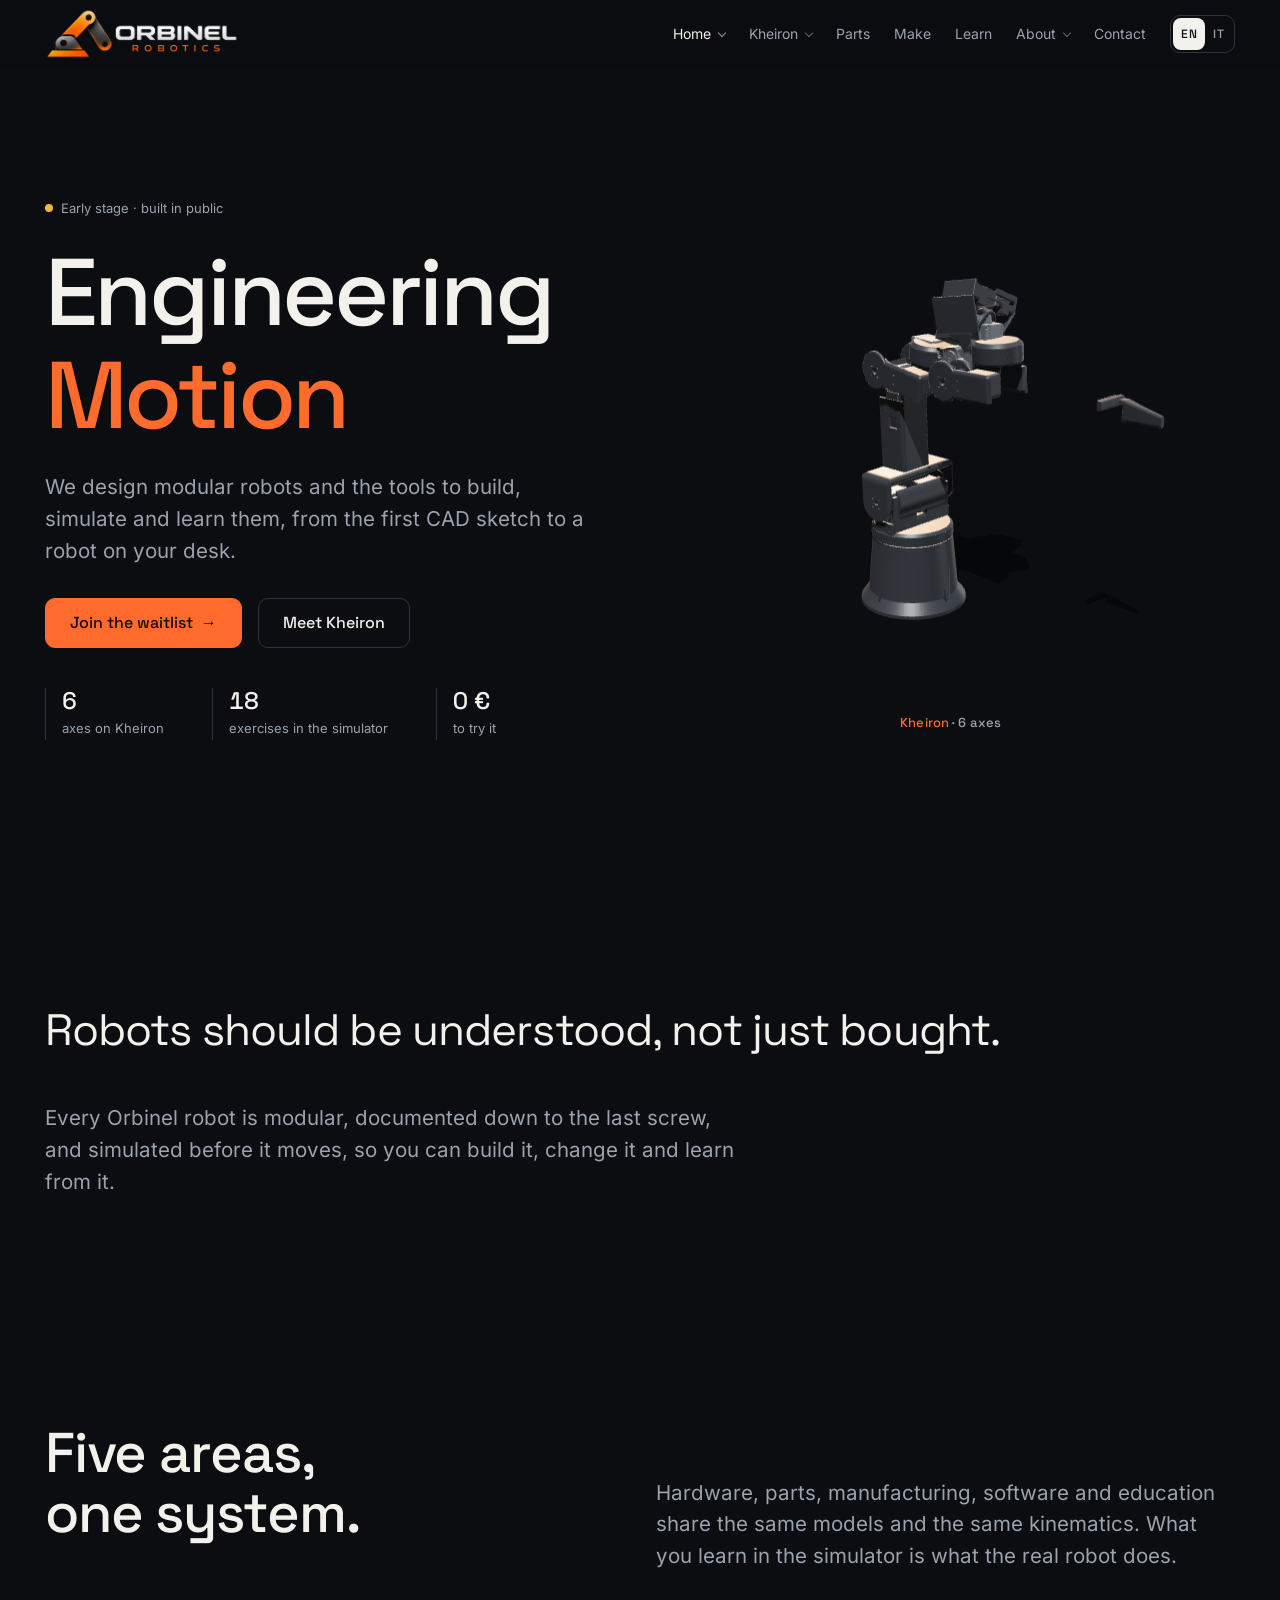
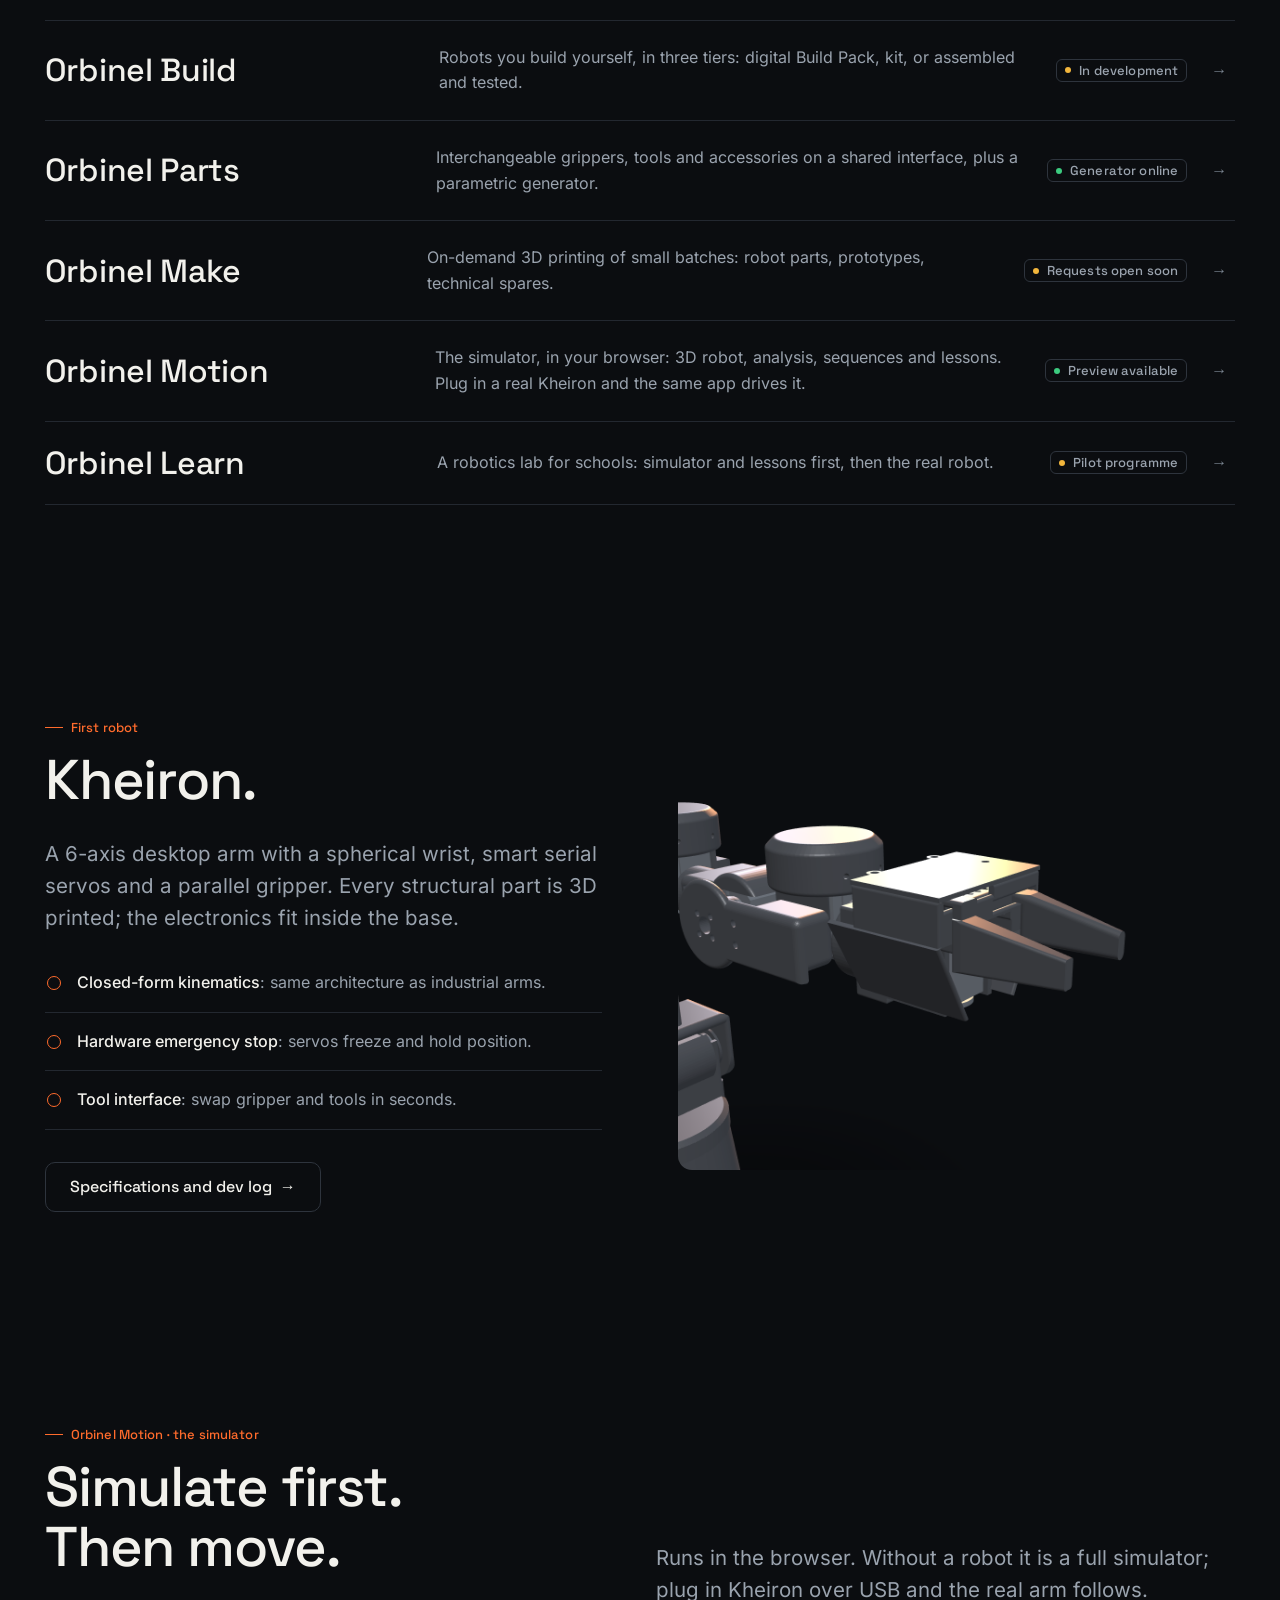
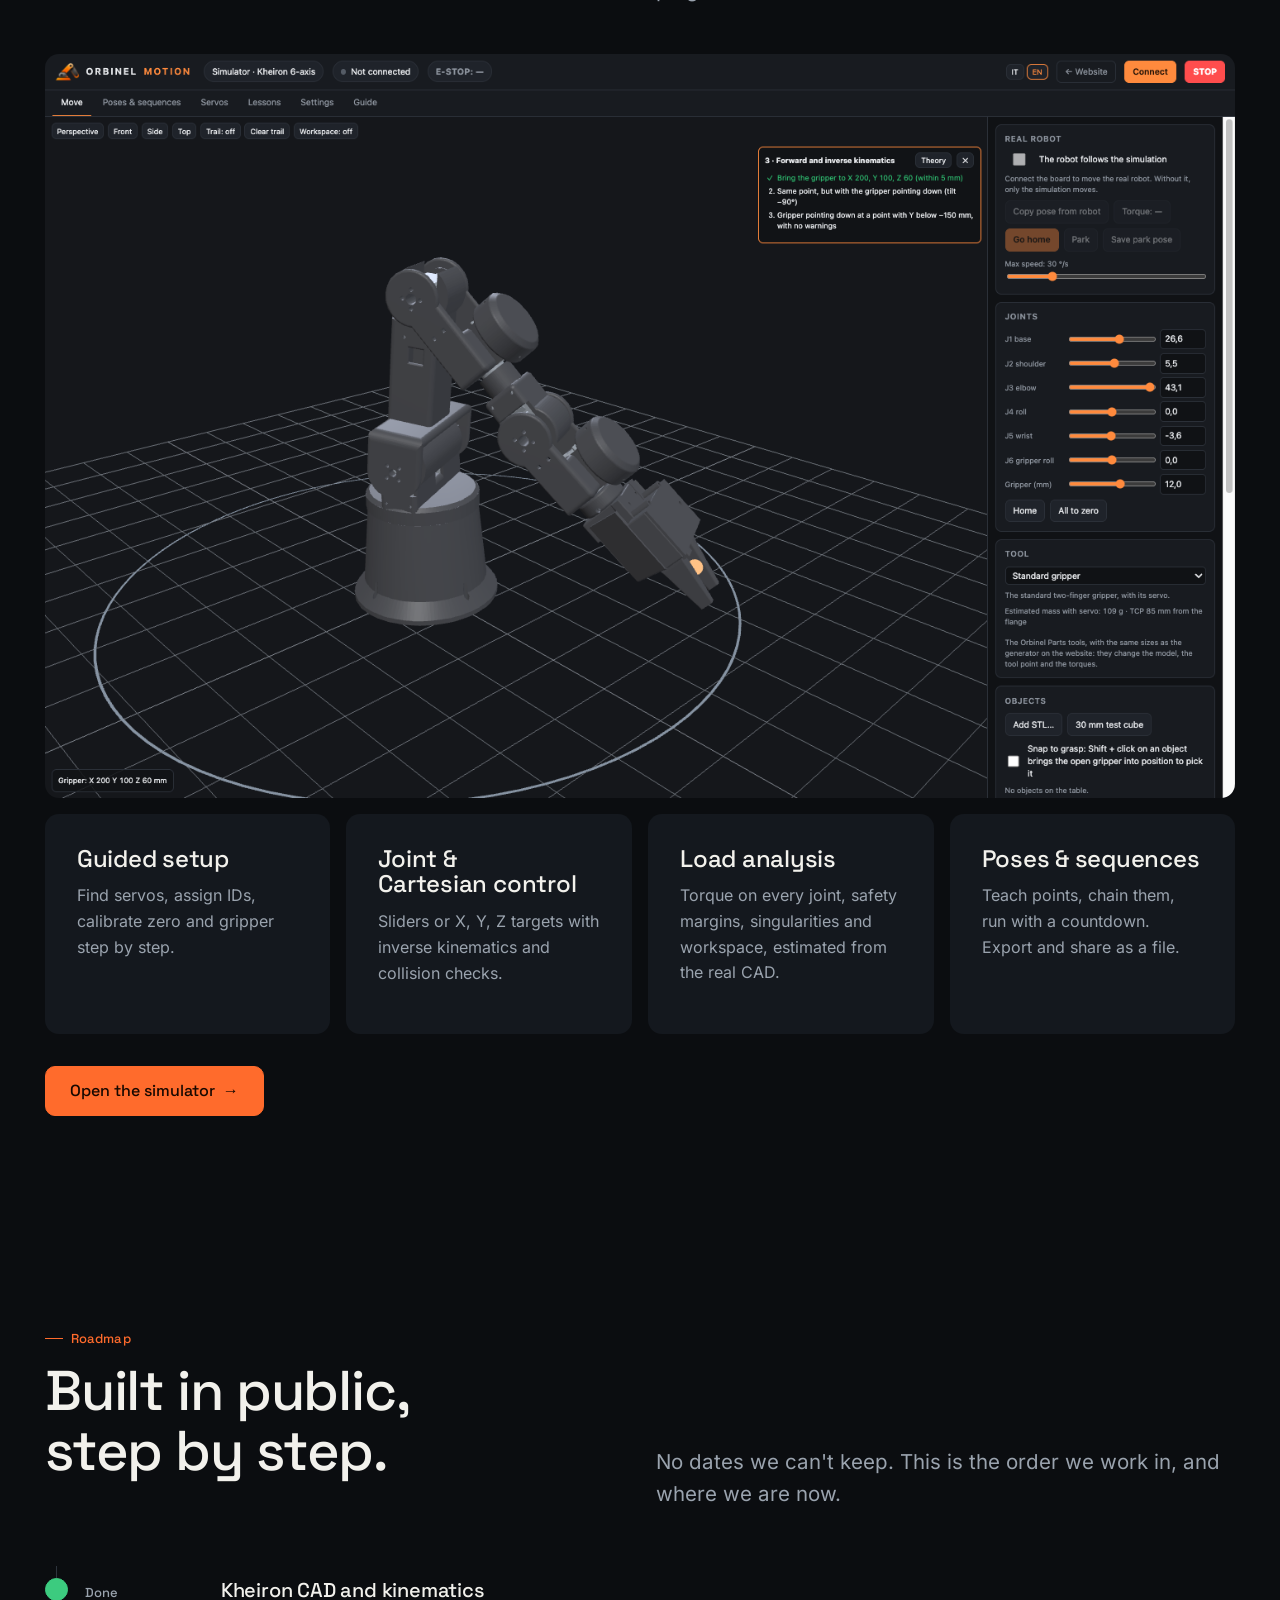
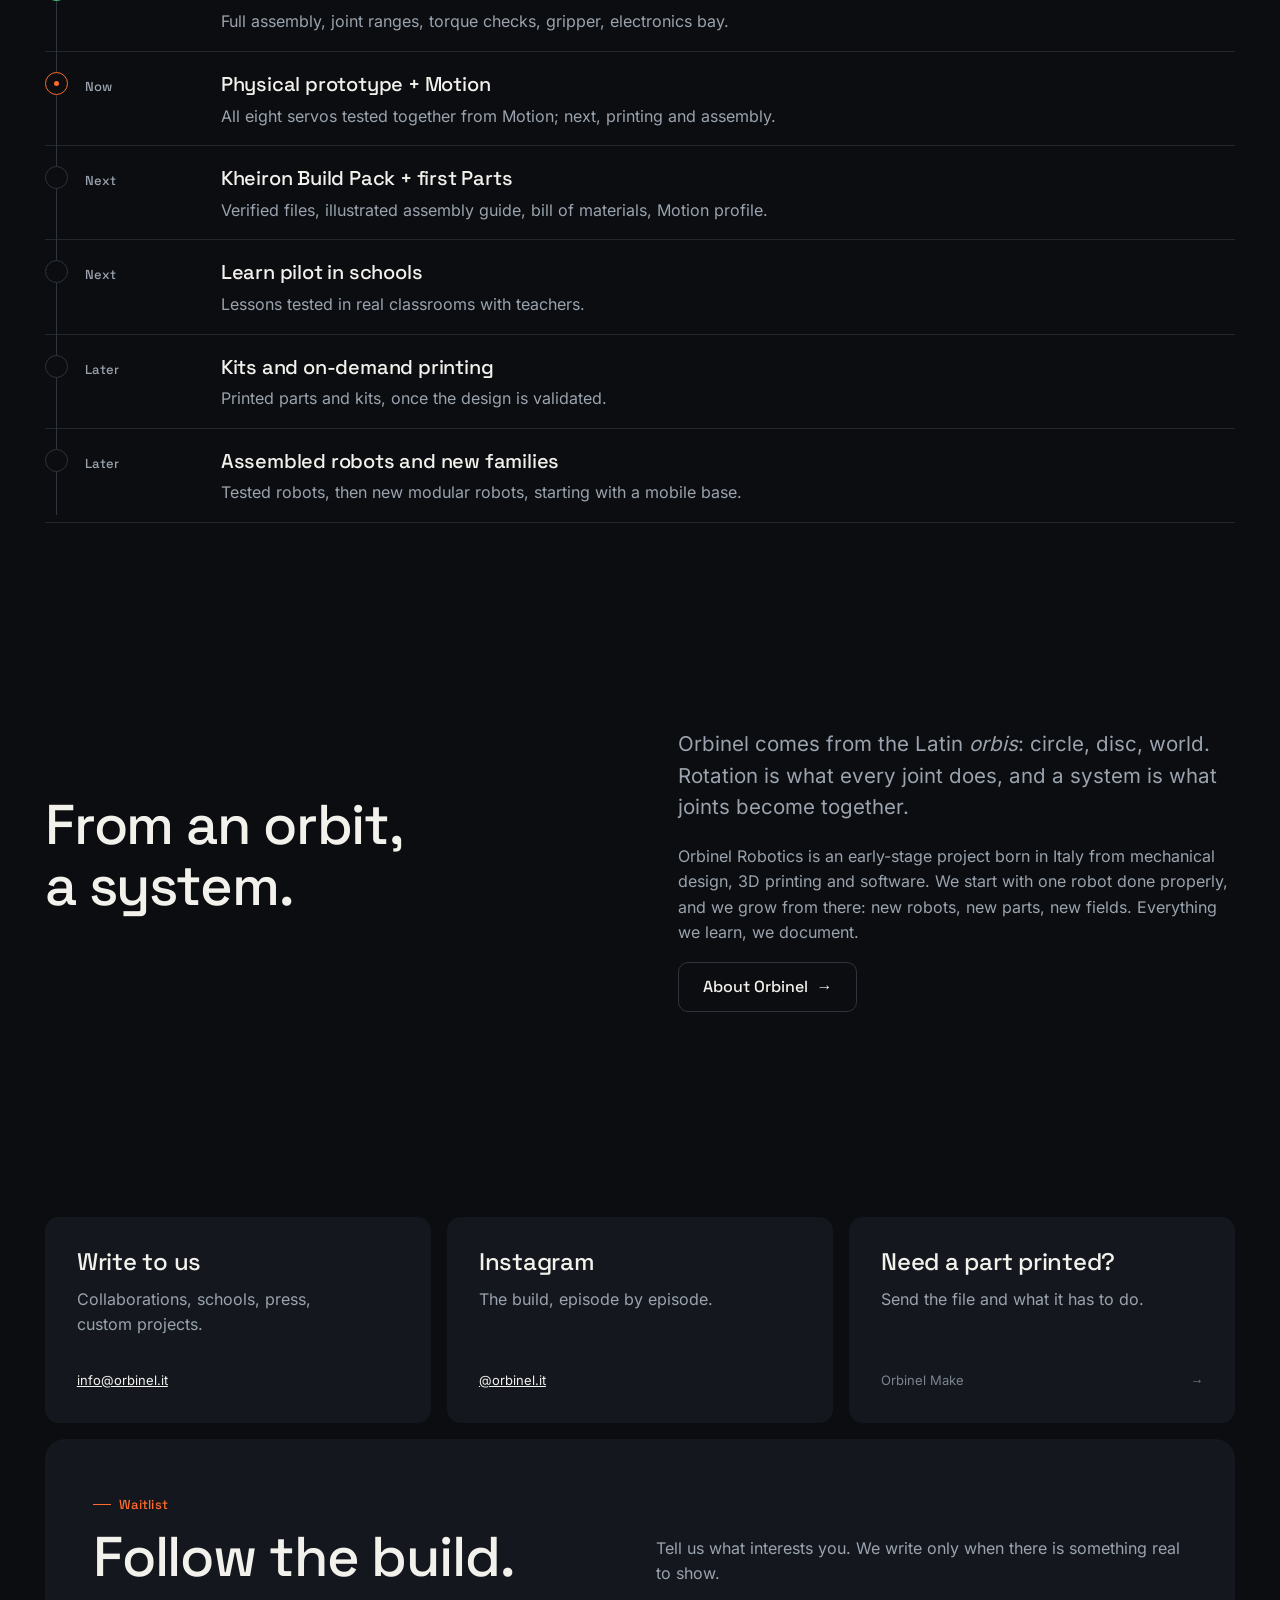
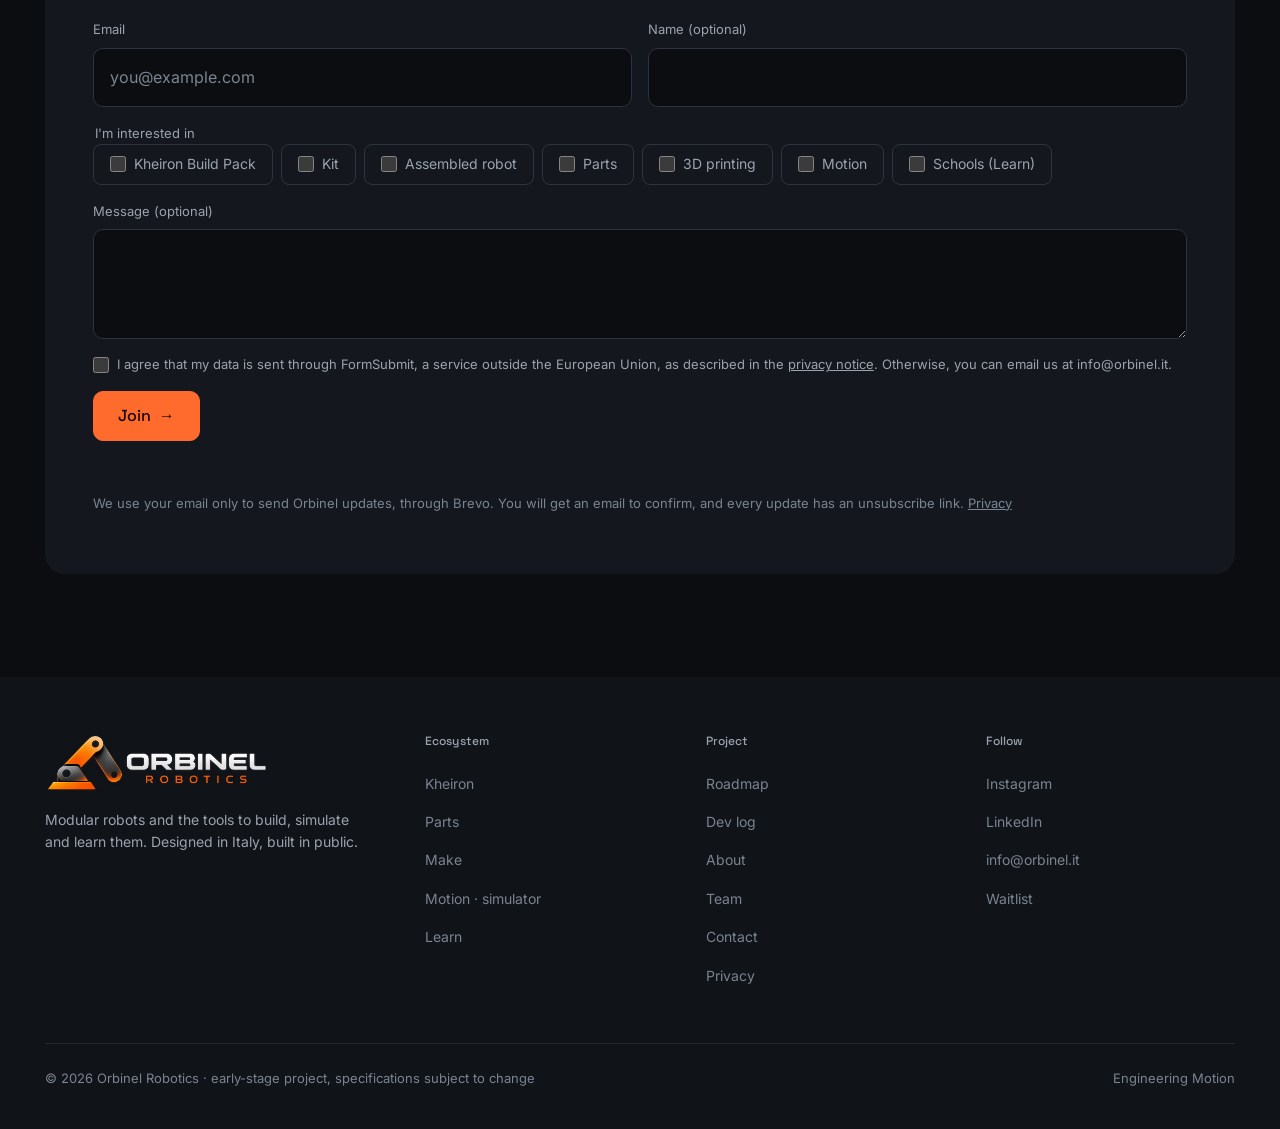
<file: index.html>
<!doctype html>
<html lang="en" data-lingua="en">
<head>
<meta charset="utf-8">
<meta name="viewport" content="width=device-width, initial-scale=1">
<title>Orbinel Robotics · Engineering Motion</title>
<meta name="titolo-en" content="Orbinel Robotics · Engineering Motion">
<meta name="titolo-it" content="Orbinel Robotics · Engineering Motion">
<meta name="description" content="Orbinel Robotics designs modular robots and the tools to build, simulate and learn them. First robot: Kheiron, a 6-axis 3D-printed arm.">
<meta property="og:title" content="Orbinel Robotics · Engineering Motion">
<meta property="og:description" content="Modular robots and the tools to build, simulate and learn them.">
<meta property="og:image" content="https://orbinel.it/brand/icona-1080.png">
<link rel="canonical" href="https://orbinel.it/">
<meta name="theme-color" content="#0B0D10">
<link rel="icon" href="brand/favicon.ico" sizes="any">
<link rel="icon" href="brand/favicon-32.png" type="image/png" sizes="32x32">
<link rel="apple-touch-icon" href="brand/icona-180.png">
<link rel="preload" href="fonts/space-grotesk-latin-500-normal.woff2" as="font" type="font/woff2" crossorigin>
<!-- i pezzi del robot partono subito, insieme alla pagina: sono il file più pesante della scena 3D -->
<link rel="preload" href="motion/robot/kheiron/stl/pacchetto.bin" as="fetch" crossorigin>
<link rel="stylesheet" href="css/stile.css?v=ba872d6e">
<!-- dati strutturati: nome del sito e profili ufficiali, per il riquadro del marchio su Google -->
<script type="application/ld+json">
{
  "@context": "https://schema.org",
  "@graph": [
    {
      "@type": "WebSite",
      "@id": "https://orbinel.it/#sito",
      "name": "Orbinel Robotics",
      "alternateName": ["Orbinel", "orbinel.it"],
      "url": "https://orbinel.it/",
      "publisher": { "@id": "https://orbinel.it/#org" }
    },
    {
      "@type": "Organization",
      "@id": "https://orbinel.it/#org",
      "name": "Orbinel Robotics",
      "alternateName": "Orbinel",
      "slogan": "Engineering Motion",
      "url": "https://orbinel.it/",
      "logo": "https://orbinel.it/brand/icona-scheda-512.png",
      "email": "info@orbinel.it",
      "foundingDate": "2026",
      "foundingLocation": { "@type": "Place", "name": "Italia" },
      "sameAs": [
        "https://www.instagram.com/orbinel.it/",
        "https://www.linkedin.com/company/orbinel-robotics/"
      ]
    }
  ]
}
</script>
</head>
<body>
<header class="barra">
  <div class="contenitore">
    <a class="logo" href="index.html" aria-label="Orbinel Robotics"><img src="brand/logo-web.png" alt="Orbinel Robotics" width="875" height="234"></a>
    <nav class="menu" aria-label="Principale">
      <div class="menu-voce">
        <a href="index.html" aria-current="page"><span lang="en">Home</span><span lang="it">Home</span></a>
        <div class="tendina">
          <a href="index.html#kheiron"><span lang="en">First robot</span><span lang="it">Primo robot</span></a>
          <a href="index.html#motion"><span lang="en">Simulator</span><span lang="it">Simulatore</span></a>
          <a href="index.html#roadmap"><span lang="en">Roadmap</span><span lang="it">Roadmap</span></a>
        </div>
      </div>
      <div class="menu-voce">
        <a href="kheiron.html"><span lang="en">Kheiron</span><span lang="it">Kheiron</span></a>
        <div class="tendina">
          <a href="kheiron.html#specifiche"><span lang="en">Specifications</span><span lang="it">Specifiche</span></a>
          <a href="kheiron.html#livelli"><span lang="en">Ways to get it</span><span lang="it">Come averlo</span></a>
          <a href="kheiron.html#diario"><span lang="en">Dev log</span><span lang="it">Diario di sviluppo</span></a>
        </div>
      </div>
      <a href="parts.html"><span lang="en">Parts</span><span lang="it">Parts</span></a>
      <a href="make.html"><span lang="en">Make</span><span lang="it">Make</span></a>
      <a href="learn.html"><span lang="en">Learn</span><span lang="it">Learn</span></a>
      <div class="menu-voce"><a href="chi-siamo.html"><span lang="en">About</span><span lang="it">Chi siamo</span></a><div class="tendina"><a href="squadra.html">Team</a></div></div>
      <a href="contatti.html"><span lang="en">Contact</span><span lang="it">Contatti</span></a>
      <div class="lingua" role="group" aria-label="Language"><button type="button" data-lingua="en">EN</button><button type="button" data-lingua="it">IT</button></div>
    </nav>
    <button class="hamburger" type="button" aria-label="Menu" aria-expanded="false"><span></span><span></span><span></span></button>
  </div>
</header>


<main>
  <!-- APERTURA -->
  <section class="apertura">
    <div class="griglia-sfondo"></div>
    <div class="contenitore">
      <div>
        <div class="stato"><i></i><span lang="en">Early stage · built in public</span><span lang="it">Fase iniziale · sviluppato in pubblico</span></div>
        <h1>Engineering<br><span class="accento">Motion</span></h1>
        <p class="grande">
          <span lang="en">We design modular robots and the tools to build, simulate and learn them, from the first CAD sketch to a robot on your desk.</span>
          <span lang="it">Progettiamo robot modulari e gli strumenti per costruirli, simularli e impararli: dal primo schizzo CAD al robot sulla tua scrivania.</span>
        </p>
        <div class="pulsanti">
          <a class="pulsante primario" href="#contatti"><span lang="en">Join the waitlist</span><span lang="it">Entra in lista d'attesa</span> <span class="freccia">→</span></a>
          <a class="pulsante" href="kheiron.html"><span lang="en">Meet Kheiron</span><span lang="it">Scopri Kheiron</span></a>
        </div>
        <div class="dati-rapidi">
          <div><b>6</b><span lang="en">axes on Kheiron</span><span lang="it">assi su Kheiron</span></div>
          <div><b>18</b><span lang="en">exercises in the simulator</span><span lang="it">esercizi nel simulatore</span></div>
          <div><b>0 €</b><span lang="en">to try it</span><span lang="it">per provarlo</span></div>
        </div>
      </div>
      <div class="scena3d famiglia" data-famiglia aria-label="Robot Orbinel che si montano"><div class="vista"></div><div class="caricando">Orbinel</div><div class="didascalia"></div></div>
    </div>
  </section>

  <!-- MANIFESTO -->
  <section class="sezione">
    <div class="contenitore compare">
      <p class="manifesto"><span lang="en">Robots should be understood, not just bought.</span><span lang="it">I robot vanno capiti, non solo comprati.</span></p>
      <p class="grande manifesto-segue"><span lang="en">Every Orbinel robot is modular, documented down to the last screw, and simulated before it moves, so you can build it, change it and learn from it.</span><span lang="it">Ogni robot Orbinel è modulare, documentato fino all'ultima vite e simulato prima di muoversi: così puoi costruirlo, modificarlo e impararci.</span></p>
    </div>
  </section>

  <!-- ECOSISTEMA -->
  <section class="sezione" id="ecosistema">
    <div class="contenitore">
      <div class="intestazione compare">
        <div>
          <h2><span lang="en">Five areas,<br>one system.</span><span lang="it">Cinque aree,<br>un solo sistema.</span></h2>
        </div>
        <p class="grande"><span lang="en">Hardware, parts, manufacturing, software and education share the same models and the same kinematics. What you learn in the simulator is what the real robot does.</span><span lang="it">Hardware, componenti, produzione, software e formazione condividono gli stessi modelli e la stessa cinematica. Quello che impari nel simulatore è quello che fa il robot vero.</span></p>
      </div>
      <div class="aree">
        <a class="area compare" href="kheiron.html">
          <h3>Orbinel Build</h3>
          <p><span lang="en">Robots you build yourself, in three tiers: digital Build Pack, kit, or assembled and tested.</span><span lang="it">Robot da costruire da sé, in tre livelli: Build Pack digitale, kit, oppure montato e testato.</span></p>
          <span class="etichetta sviluppo"><span lang="en">In development</span><span lang="it">In sviluppo</span></span>
          <span class="freccia" aria-hidden="true">→</span>
        </a>
        <a class="area compare" href="parts.html">
          <h3>Orbinel Parts</h3>
          <p><span lang="en">Interchangeable grippers, tools and accessories on a shared interface, plus a parametric generator.</span><span lang="it">Pinze, utensili e accessori intercambiabili su un attacco comune, più un generatore parametrico.</span></p>
          <span class="etichetta attivo"><span lang="en">Generator online</span><span lang="it">Generatore online</span></span>
          <span class="freccia" aria-hidden="true">→</span>
        </a>
        <a class="area compare" href="make.html">
          <h3>Orbinel Make</h3>
          <p><span lang="en">On-demand 3D printing of small batches: robot parts, prototypes, technical spares.</span><span lang="it">Stampa 3D su richiesta di piccoli lotti: parti dei robot, prototipi, ricambi tecnici.</span></p>
          <span class="etichetta sviluppo"><span lang="en">Requests open soon</span><span lang="it">Richieste a breve</span></span>
          <span class="freccia" aria-hidden="true">→</span>
        </a>
        <a class="area compare" href="#motion">
          <h3>Orbinel Motion</h3>
          <p><span lang="en">The simulator, in your browser: 3D robot, analysis, sequences and lessons. Plug in a real Kheiron and the same app drives it.</span><span lang="it">Il simulatore, nel browser: robot in 3D, analisi, sequenze e lezioni. Colleghi un Kheiron vero e la stessa app lo comanda.</span></p>
          <span class="etichetta attivo"><span lang="en">Preview available</span><span lang="it">Anteprima disponibile</span></span>
          <span class="freccia" aria-hidden="true">→</span>
        </a>
        <a class="area compare" href="learn.html">
          <h3>Orbinel Learn</h3>
          <p><span lang="en">A robotics lab for schools: simulator and lessons first, then the real robot.</span><span lang="it">Un laboratorio di robotica per le scuole: prima simulatore e lezioni, poi il robot vero.</span></p>
          <span class="etichetta sviluppo"><span lang="en">Pilot programme</span><span lang="it">Progetto pilota</span></span>
          <span class="freccia" aria-hidden="true">→</span>
        </a>
      </div>
    </div>
  </section>

  <!-- KHEIRON -->
  <section class="sezione" id="kheiron">
    <div class="contenitore dueColonne">
      <div class="compare">
        <div class="occhiello"><span lang="en">First robot</span><span lang="it">Primo robot</span></div>
        <h2>Kheiron.</h2>
        <p class="grande"><span lang="en">A 6-axis desktop arm with a spherical wrist, smart serial servos and a parallel gripper. Every structural part is 3D printed; the electronics fit inside the base.</span><span lang="it">Un braccio da scrivania a 6 assi con polso sferico, servo seriali intelligenti e pinza parallela. Ogni parte strutturale è stampata in 3D; l'elettronica sta dentro la base.</span></p>
        <ul class="elenco">
          <li><b><span lang="en">Closed-form kinematics</span><span lang="it">Cinematica in forma chiusa</span></b>: <span lang="en">same architecture as industrial arms.</span><span lang="it">la stessa architettura dei bracci industriali.</span></li>
          <li><b><span lang="en">Hardware emergency stop</span><span lang="it">Arresto d'emergenza fisico</span></b>: <span lang="en">servos freeze and hold position.</span><span lang="it">i servo si fermano e tengono la posizione.</span></li>
          <li><b><span lang="en">Tool interface</span><span lang="it">Attacco utensile</span></b>: <span lang="en">swap gripper and tools in seconds.</span><span lang="it">cambi pinza e utensili in pochi secondi.</span></li>
        </ul>
        <a class="pulsante" href="kheiron.html"><span lang="en">Specifications and dev log</span><span lang="it">Specifiche e diario di sviluppo</span> <span class="freccia">→</span></a>
      </div>
      <div class="cornice compare"><img src="img/kheiron-pinza.png" alt="Kheiron gripper, CAD render" loading="lazy" width="1200" height="900"></div>
    </div>
  </section>

  <!-- MOTION -->
  <section class="sezione" id="motion">
    <div class="contenitore">
      <div class="intestazione compare">
        <div>
          <div class="occhiello"><span lang="en">Orbinel Motion · the simulator</span><span lang="it">Orbinel Motion · il simulatore</span></div>
          <h2><span lang="en">Simulate first.<br>Then move.</span><span lang="it">Prima simula.<br>Poi muovi.</span></h2>
        </div>
        <p class="grande"><span lang="en">Runs in the browser. Without a robot it is a full simulator; plug in Kheiron over USB and the real arm follows.</span><span lang="it">Funziona nel browser. Senza robot è un simulatore completo; colleghi Kheiron via USB e il braccio vero segue.</span></p>
      </div>
      <div class="cornice compare"><img lang="en" src="img/motion-en.png" alt="Orbinel Motion interface" loading="lazy" width="1440" height="900"><img lang="it" src="img/motion.png" alt="Interfaccia di Orbinel Motion" loading="lazy" width="1440" height="900"></div>
      <div class="schede" style="margin-top:16px">
        <div class="scheda compare"><h3 style="margin-top:0"><span lang="en">Guided setup</span><span lang="it">Configurazione guidata</span></h3><p><span lang="en">Find servos, assign IDs, calibrate zero and gripper step by step.</span><span lang="it">Trova i servo, assegna gli ID, calibra zero e pinza passo per passo.</span></p></div>
        <div class="scheda compare"><h3 style="margin-top:0"><span lang="en">Joint & Cartesian control</span><span lang="it">Comando giunti e cartesiano</span></h3><p><span lang="en">Sliders or X, Y, Z targets with inverse kinematics and collision checks.</span><span lang="it">Cursori o punti X, Y, Z con cinematica inversa e controllo delle collisioni.</span></p></div>
        <div class="scheda compare"><h3 style="margin-top:0"><span lang="en">Load analysis</span><span lang="it">Analisi dei carichi</span></h3><p><span lang="en">Torque on every joint, safety margins, singularities and workspace, estimated from the real CAD.</span><span lang="it">Coppia su ogni giunto, margini, singolarità e spazio di lavoro, stimati dal CAD reale.</span></p></div>
        <div class="scheda compare"><h3 style="margin-top:0"><span lang="en">Poses & sequences</span><span lang="it">Pose e sequenze</span></h3><p><span lang="en">Teach points, chain them, run with a countdown. Export and share as a file.</span><span lang="it">Salva i punti, mettili in fila, esegui con il conto alla rovescia. Esporta e condividi in un file.</span></p></div>
      </div>
      <div class="pulsanti compare" style="margin-top:32px"><a class="pulsante primario" href="motion/"><span lang="en">Open the simulator</span><span lang="it">Apri il simulatore</span> <span class="freccia">→</span></a></div>
    </div>
  </section>

  <!-- ROADMAP -->
  <section class="sezione" id="roadmap">
    <div class="contenitore">
      <div class="intestazione compare">
        <div>
          <div class="occhiello">Roadmap</div>
          <h2><span lang="en">Built in public,<br>step by step.</span><span lang="it">Sviluppato in pubblico,<br>un passo alla volta.</span></h2>
        </div>
        <p class="grande"><span lang="en">No dates we can't keep. This is the order we work in, and where we are now.</span><span lang="it">Nessuna data che non possiamo mantenere. Questo è l'ordine in cui lavoriamo, e dove siamo adesso.</span></p>
      </div>
      <div class="roadmap compare">
        <div class="tappa fatta"><span class="punto"></span><span class="quando"><span lang="en">Done</span><span lang="it">Fatto</span></span><div><h3 class="titolo-tappa"><span lang="en">Kheiron CAD and kinematics</span><span lang="it">CAD e cinematica di Kheiron</span></h3><p><span lang="en">Full assembly, joint ranges, torque checks, gripper, electronics bay.</span><span lang="it">Assieme completo, corse dei giunti, verifiche di coppia, pinza, vano elettronica.</span></p></div></div>
        <div class="tappa ora"><span class="punto"></span><span class="quando"><span lang="en">Now</span><span lang="it">Ora</span></span><div><h3 class="titolo-tappa"><span lang="en">Physical prototype + Motion</span><span lang="it">Prototipo fisico + Motion</span></h3><p><span lang="en">All eight servos tested together from Motion; next, printing and assembly.</span><span lang="it">Tutti gli otto servo provati insieme da Motion; ora stampa e montaggio.</span></p></div></div>
        <div class="tappa"><span class="punto"></span><span class="quando"><span lang="en">Next</span><span lang="it">Poi</span></span><div><h3 class="titolo-tappa"><span lang="en">Kheiron Build Pack + first Parts</span><span lang="it">Build Pack di Kheiron + prime Parts</span></h3><p><span lang="en">Verified files, illustrated assembly guide, bill of materials, Motion profile.</span><span lang="it">File verificati, guida di montaggio illustrata, distinta componenti, profilo per Motion.</span></p></div></div>
        <div class="tappa"><span class="punto"></span><span class="quando"><span lang="en">Next</span><span lang="it">Poi</span></span><div><h3 class="titolo-tappa"><span lang="en">Learn pilot in schools</span><span lang="it">Pilota Learn nelle scuole</span></h3><p><span lang="en">Lessons tested in real classrooms with teachers.</span><span lang="it">Lezioni provate in classi vere con i docenti.</span></p></div></div>
        <div class="tappa"><span class="punto"></span><span class="quando"><span lang="en">Later</span><span lang="it">Dopo</span></span><div><h3 class="titolo-tappa"><span lang="en">Kits and on-demand printing</span><span lang="it">Kit e stampa su richiesta</span></h3><p><span lang="en">Printed parts and kits, once the design is validated.</span><span lang="it">Parti stampate e kit, quando il progetto è validato.</span></p></div></div>
        <div class="tappa"><span class="punto"></span><span class="quando"><span lang="en">Later</span><span lang="it">Dopo</span></span><div><h3 class="titolo-tappa"><span lang="en">Assembled robots and new families</span><span lang="it">Robot montati e nuove famiglie</span></h3><p><span lang="en">Tested robots, then new modular robots, starting with a mobile base.</span><span lang="it">Robot testati, poi nuovi robot modulari, a partire da una base mobile.</span></p></div></div>
      </div>
    </div>
  </section>

  <!-- CHI SIAMO -->
  <section class="sezione" id="chi">
    <div class="contenitore dueColonne">
      <div class="compare">
        <h2><span lang="en">From an orbit,<br>a system.</span><span lang="it">Da un'orbita,<br>un sistema.</span></h2>
      </div>
      <div class="compare">
        <p class="grande"><span lang="en">Orbinel comes from the Latin <i>orbis</i>: circle, disc, world. Rotation is what every joint does, and a system is what joints become together.</span><span lang="it">Orbinel viene dal latino <i>orbis</i>: cerchio, disco, mondo. La rotazione è ciò che fa ogni giunto, e un sistema è ciò che i giunti diventano insieme.</span></p>
        <p><span lang="en">Orbinel Robotics is an early-stage project born in Italy from mechanical design, 3D printing and software. We start with one robot done properly, and we grow from there: new robots, new parts, new fields. Everything we learn, we document.</span><span lang="it">Orbinel Robotics è un progetto nato in Italia da progettazione meccanica, stampa 3D e software. Partiamo da un robot fatto bene e cresciamo da lì: nuovi robot, nuove parti, nuovi settori. Tutto quello che impariamo, lo documentiamo.</span></p>
        <div class="pulsanti"><a class="pulsante" href="chi-siamo.html"><span lang="en">About Orbinel</span><span lang="it">Chi siamo</span> <span class="freccia">→</span></a></div>
      </div>
    </div>
  </section>

  <!-- CONTATTI -->
  <section class="sezione" id="contatti">
    <div class="contenitore">
      <div class="schede compare" style="margin-bottom:16px">
        <div class="scheda">
          <h3 style="margin-top:0"><span lang="en">Write to us</span><span lang="it">Scrivici</span></h3>
          <p><span lang="en">Collaborations, schools, press, custom projects.</span><span lang="it">Collaborazioni, scuole, stampa, progetti su misura.</span></p>
          <div class="piede"><a data-email href="#" style="color:var(--testo)"></a></div>
        </div>
        <div class="scheda">
          <h3 style="margin-top:0">Instagram</h3>
          <p><span lang="en">The build, episode by episode.</span><span lang="it">Lo sviluppo, episodio per episodio.</span></p>
          <div class="piede"><a data-instagram href="#" rel="noopener" style="color:var(--testo)">@orbinel.it</a><span data-instagram-presto><span lang="en">Coming soon</span><span lang="it">In arrivo</span></span></div>
        </div>
        <a class="scheda" href="make.html#richiesta">
          <h3 style="margin-top:0"><span lang="en">Need a part printed?</span><span lang="it">Ti serve un pezzo stampato?</span></h3>
          <p><span lang="en">Send the file and what it has to do.</span><span lang="it">Mandaci il file e a cosa serve.</span></p>
          <div class="piede"><span>Orbinel Make</span><span>→</span></div>
        </a>
      </div>
      <form class="modulo compare" data-modulo="lista" novalidate>
        <input type="text" name="_honey" class="trappola" tabindex="-1" autocomplete="off" aria-hidden="true">
        <div class="intestazione" style="margin-bottom:32px">
          <div>
            <div class="occhiello"><span lang="en">Waitlist</span><span lang="it">Lista d'attesa</span></div>
            <h2 style="margin:0"><span lang="en">Follow the build.</span><span lang="it">Segui lo sviluppo.</span></h2>
          </div>
          <p><span lang="en">Tell us what interests you. We write only when there is something real to show.</span><span lang="it">Dicci cosa ti interessa. Scriviamo solo quando c'è qualcosa di concreto da mostrare.</span></p>
        </div>
        <div class="campi">
          <div class="campo"><label for="email">Email</label><input id="email" name="email" type="email" autocomplete="email" required placeholder="you@example.com" data-ph-en="you@example.com" data-ph-it="tu@esempio.it"></div>
          <div class="campo"><label for="nome"><span lang="en">Name (optional)</span><span lang="it">Nome (facoltativo)</span></label><input id="nome" name="nome" type="text" autocomplete="name"></div>
          <fieldset class="campo largo">
            <legend><span lang="en">I'm interested in</span><span lang="it">Mi interessa</span></legend>
            <div class="spunte">
              <label><input type="checkbox" name="interessi" value="build-pack"> Kheiron Build Pack</label>
              <label><input type="checkbox" name="interessi" value="kit"> <span lang="en">Kit</span><span lang="it">Kit</span></label>
              <label><input type="checkbox" name="interessi" value="montato"> <span lang="en">Assembled robot</span><span lang="it">Robot montato</span></label>
              <label><input type="checkbox" name="interessi" value="parts"> Parts</label>
              <label><input type="checkbox" name="interessi" value="make"> <span lang="en">3D printing</span><span lang="it">Stampa 3D</span></label>
              <label><input type="checkbox" name="interessi" value="motion"> Motion</label>
              <label><input type="checkbox" name="interessi" value="learn"> <span lang="en">Schools (Learn)</span><span lang="it">Scuole (Learn)</span></label>
            </div>
          </fieldset>
          <div class="campo largo"><label for="messaggio"><span lang="en">Message (optional)</span><span lang="it">Messaggio (facoltativo)</span></label><textarea id="messaggio" name="messaggio"></textarea></div>
        </div>
        <label class="consenso"><input type="checkbox" name="consenso_trasferimento" value="si"> <span lang="en">I agree that my data is sent through FormSubmit, a service outside the European Union, as described in the <a href="privacy.html">privacy notice</a>. Otherwise, you can email us at info@orbinel.it.</span><span lang="it">Acconsento al trasferimento dei miei dati tramite FormSubmit, un servizio fuori dall'Unione Europea, come descritto nell'<a href="privacy.html">informativa privacy</a>. In alternativa puoi scriverci a info@orbinel.it.</span></label>
        <div class="pulsanti" style="margin-top:16px"><button class="pulsante primario" type="submit"><span lang="en">Join</span><span lang="it">Iscriviti</span> <span class="freccia">→</span></button></div>
        <p class="esito" role="status"></p>
        <p class="privacy"><span lang="en">We use your email only to send Orbinel updates, through Brevo. You will get an email to confirm, and every update has an unsubscribe link. <a href="privacy.html">Privacy</a></span><span lang="it">Usiamo la tua email solo per gli aggiornamenti su Orbinel, tramite Brevo. Ti arriva un'email per confermare, e ogni aggiornamento ha il link per disiscriverti. <a href="privacy.html">Privacy</a></span></p>
      </form>
    </div>
  </section>
</main>

<footer class="piede-sito">
  <div class="contenitore">
    <div>
      <img src="brand/logo-web.png" alt="Orbinel Robotics" width="875" height="234" style="height:60px;width:auto;margin-bottom:16px">
      <p style="max-width:320px;font-size:14px"><span lang="en">Modular robots and the tools to build, simulate and learn them. Designed in Italy, built in public.</span><span lang="it">Robot modulari e gli strumenti per costruirli, simularli e impararli. Progettati in Italia, sviluppati in pubblico.</span></p>
    </div>
    <div>
      <h5><span lang="en">Ecosystem</span><span lang="it">Ecosistema</span></h5>
      <a href="kheiron.html">Kheiron</a>
      <a href="parts.html">Parts</a>
      <a href="make.html">Make</a>
      <a href="motion/"><span lang="en">Motion · simulator</span><span lang="it">Motion · simulatore</span></a>
      <a href="learn.html">Learn</a>
    </div>
    <div>
      <h5><span lang="en">Project</span><span lang="it">Progetto</span></h5>
      <a href="index.html#roadmap">Roadmap</a>
      <a href="kheiron.html#diario"><span lang="en">Dev log</span><span lang="it">Diario di sviluppo</span></a>
      <a href="chi-siamo.html"><span lang="en">About</span><span lang="it">Chi siamo</span></a>
      <a href="squadra.html">Team</a>
      <a href="contatti.html"><span lang="en">Contact</span><span lang="it">Contatti</span></a>
      <a href="privacy.html">Privacy</a>
    </div>
    <div>
      <h5><span lang="en">Follow</span><span lang="it">Seguici</span></h5>
      <a data-instagram href="#" rel="noopener">Instagram</a>
      <a href="https://www.linkedin.com/company/orbinel-robotics/" rel="noopener">LinkedIn</a>
      <a data-email href="#"></a>
      <a href="index.html#contatti"><span lang="en">Waitlist</span><span lang="it">Lista d'attesa</span></a>
    </div>
    <div class="fondo">
      <span>© <span data-anno>2026</span> Orbinel Robotics · <span lang="en">early-stage project, specifications subject to change</span><span lang="it">progetto in fase iniziale, specifiche soggette a modifiche</span></span>
      <span>Engineering Motion</span>
    </div>
  </div>
</footer>


<script src="js/config.js?v=3917c46d"></script>
<script src="js/sito.js?v=49b46c23"></script>
<script src="motion/lib/three.min.js?v=7a7802bf" defer></script>
<script src="motion/lib/OrbitControls.js?v=63530cfe" defer></script>
<script src="motion/lib/RoomEnvironment.js?v=32a729c3" defer></script>
<script src="motion/js/robot.js?v=16a567c4" defer></script>
<script src="motion/js/cinematica.js?v=203120ed" defer></script>
<script src="motion/js/scena.js?v=7d48337e" defer></script>
<script src="js/famiglia.js?v=1d202725" defer></script>
</body>
</html>
</file>
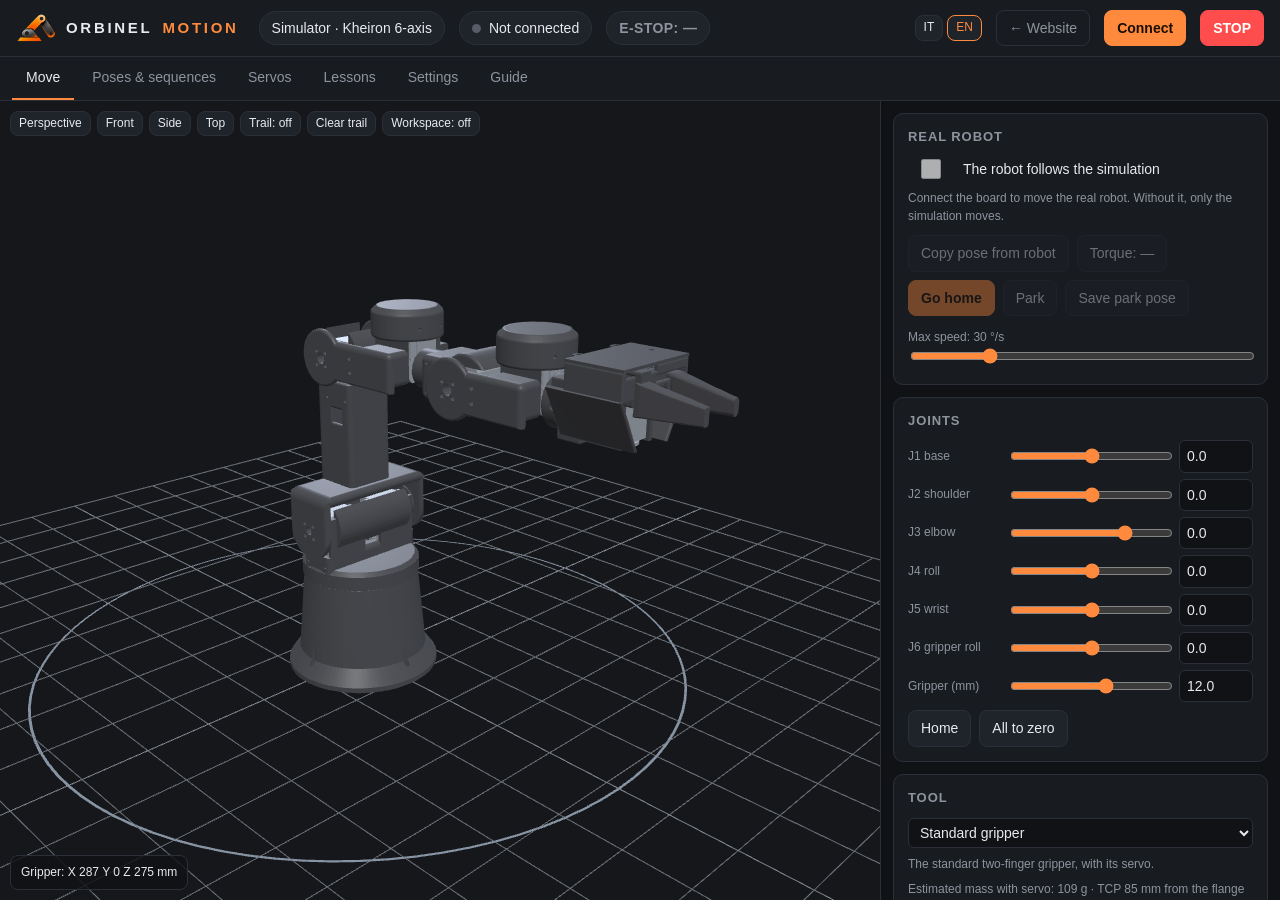
<file: motion/index.html>
<!doctype html>
<html lang="it">
<head>
<meta charset="utf-8">
<meta name="viewport" content="width=device-width, initial-scale=1">
<title>Orbinel Motion · Simulatore di Kheiron</title>
<meta name="description" content="Orbinel Motion: simulatore gratuito e open source del braccio robotico Kheiron a 6 assi. Cinematica diretta e inversa, spazio di lavoro, coppie e controllo del robot reale, nel browser.">
<link rel="canonical" href="https://orbinel.it/motion/">
<meta property="og:title" content="Orbinel Motion · Simulatore di Kheiron">
<meta property="og:description" content="Simulatore gratuito e open source del braccio robotico Kheiron, nel browser.">
<meta property="og:image" content="https://orbinel.it/brand/icona-1080.png">
<link rel="icon" href="../brand/favicon.ico" sizes="any">
<link rel="icon" href="../brand/favicon-32.png" type="image/png" sizes="32x32">
<style>
  :root {
    --bg: #101215; --panel: #181b20; --panel2: #1f232a; --line: #2b3038; --text: #e8eaed; --muted: #8d949e;
    --accent: #ff8a3d; --ok: #2fbf71; --stop: #ff4d4d; --warn: #f2b63c; --info: #4cc3ff;
    --r: 10px;
  }
  * { box-sizing: border-box; }
  html, body { height: 100%; }
  body { margin: 0; background: var(--bg); color: var(--text);
         font: 14px/1.45 -apple-system, BlinkMacSystemFont, "Segoe UI", Roboto, sans-serif; display: flex; flex-direction: column; }
  button, input, select { font: inherit; color: inherit; }
  button { background: var(--panel2); border: 1px solid var(--line); border-radius: 8px; padding: 7px 12px; cursor: pointer; }
  button:hover:not(:disabled) { border-color: #3d444f; background: #252a32; }
  button:disabled { opacity: .4; cursor: default; }
  button.primario { background: var(--accent); border-color: var(--accent); color: #1a0e05; font-weight: 600; }
  button.pericolo { background: var(--stop); border-color: var(--stop); color: #fff; font-weight: 700; }
  button.piccolo { padding: 3px 8px; font-size: 12px; }
  input[type=number], input[type=text], select {
    background: var(--bg); border: 1px solid var(--line); border-radius: 6px; padding: 5px 7px; width: 100%; }
  input[type=range] { width: 100%; accent-color: var(--accent); }
  h2 { font-size: 13px; text-transform: uppercase; letter-spacing: .07em; color: var(--muted); margin: 0 0 10px; font-weight: 600; }
  h3 { font-size: 15px; margin: 18px 0 6px; }
  .muted { color: var(--muted); }
  .num { font-variant-numeric: tabular-nums; }

  header { display: flex; align-items: center; gap: 14px; padding: 10px 16px; border-bottom: 1px solid var(--line); background: var(--panel); flex-wrap: wrap; }
  .marchio { font-weight: 600; font-size: 15px; letter-spacing: .18em; margin-right: 6px; display: inline-flex; align-items: center; gap: 10px; }
  .marchio b { color: var(--accent); font-weight: 600; }
  a.marchio { color: inherit; text-decoration: none; }
  .pulsante-sito { color: var(--muted); text-decoration: none; border: 1px solid var(--line); border-radius: 8px; padding: 7px 12px; }
  .pulsante-sito:hover { color: var(--text); border-color: #3d444f; }
  .chip { display: inline-flex; align-items: center; gap: 8px; padding: 6px 12px; border-radius: 999px; border: 1px solid var(--line); background: var(--panel2); white-space: nowrap; }
  .pallino { width: 9px; height: 9px; border-radius: 50%; background: #555c66; }
  .pallino.on { background: var(--ok); }
  #chipArresto { font-weight: 700; letter-spacing: .03em; }
  #chipArresto.ok { background: rgba(47,191,113,.15); border-color: var(--ok); color: #7ee2a8; }
  #chipArresto.stop { background: var(--stop); border-color: var(--stop); color: #fff; animation: lampo 1s infinite; }
  #chipArresto.nd { color: var(--muted); }
  @keyframes lampo { 50% { opacity: .65; } }
  .spazio { flex: 1; }

  nav { display: flex; gap: 4px; padding: 0 12px; border-bottom: 1px solid var(--line); background: var(--panel); overflow-x: auto; }
  nav button { background: none; border: none; border-bottom: 2px solid transparent; border-radius: 0; padding: 10px 14px; color: var(--muted); }
  nav button.attivo { color: var(--text); border-bottom-color: var(--accent); }

  main { flex: 1; min-height: 0; }
  section { display: none; height: 100%; }
  section.attivo { display: block; }
  .scorre { height: 100%; overflow-y: auto; padding: 16px; }
  .card { background: var(--panel); border: 1px solid var(--line); border-radius: var(--r); padding: 14px; margin-bottom: 12px; }
  .riga { display: flex; gap: 8px; align-items: center; flex-wrap: wrap; }
  .griglia2 { display: grid; grid-template-columns: repeat(auto-fit, minmax(420px, 1fr)); gap: 12px; }

  /* Muovi */
  #muovi.attivo { display: grid; grid-template-columns: 1fr 400px; height: 100%; }
  .vista { position: relative; min-height: 300px; }
  #vista3d { position: absolute; inset: 0; }
  .vista .sopra { position: absolute; top: 10px; left: 10px; display: flex; gap: 6px; flex-wrap: wrap; }
  .vista .sotto { position: absolute; bottom: 10px; left: 10px; right: 10px; display: flex; gap: 10px; flex-wrap: wrap; align-items: end; pointer-events: none; }
  .vista .sotto > * { pointer-events: auto; }
  .etichetta { background: rgba(16,18,21,.82); border: 1px solid var(--line); border-radius: 8px; padding: 8px 10px; font-size: 12px; }
  #avvisi:empty { display: none; }
  #avvisi { border-color: var(--stop); color: #ffb3b3; }
  #caricamento { position: absolute; inset: 0; display: grid; place-items: center; color: var(--muted); }
  .comandi { border-left: 1px solid var(--line); overflow-y: auto; padding: 12px; background: var(--bg); }
  table.oggetti { width: 100%; margin-top: 8px; font-size: 12px; table-layout: fixed; }
  table.oggetti th, table.oggetti td { padding: 3px 2px; }
  table.oggetti th:last-child { width: 26px; }
  table.oggetti input { width: 100%; padding: 3px 4px; }
  table.oggetti td:first-child { overflow: hidden; text-overflow: ellipsis; white-space: nowrap; }
  .giunto { display: grid; grid-template-columns: 92px 1fr 74px; gap: 8px; align-items: center; margin: 6px 0; }
  .giunto label { font-size: 12px; color: var(--muted); }
  .giunto .reale { grid-column: 2 / 4; font-size: 11px; color: var(--info); margin-top: -6px; min-height: 0; }
  .giunto .reale:empty { display: none; }
  .ik { display: grid; grid-template-columns: repeat(3, 1fr); gap: 6px; }
  .ik label { font-size: 11px; color: var(--muted); display: block; }
  .jog { display: grid; grid-template-columns: repeat(6, 1fr); gap: 4px; margin-top: 8px; }
  .interruttore { display: flex; align-items: center; gap: 10px; cursor: pointer; }
  .interruttore input { width: 38px; height: 20px; accent-color: var(--accent); }

  /* tabelle */
  table { width: 100%; border-collapse: collapse; }
  th, td { text-align: left; padding: 6px 8px; border-bottom: 1px solid var(--line); vertical-align: middle; }
  th { font-size: 11px; text-transform: uppercase; letter-spacing: .05em; color: var(--muted); font-weight: 600; }
  td input[type=number] { width: 76px; }
  .elenco-vuoto { color: var(--muted); padding: 12px 0; }

  /* guida */
  .guida { max-width: 860px; }
  .guida p, .guida li { color: #cfd3d9; }
  .guida code, .guida pre { background: var(--panel2); border-radius: 6px; padding: 1px 5px; }
  .guida pre { padding: 12px; overflow-x: auto; line-height: 1.5; }
  .nota { border-left: 3px solid var(--warn); padding: 6px 12px; background: rgba(242,182,60,.07); border-radius: 0 6px 6px 0; }

  #avviso { position: fixed; bottom: 18px; left: 50%; transform: translateX(-50%); background: var(--panel2); border: 1px solid var(--line);
            border-radius: 10px; padding: 10px 16px; max-width: 90vw; opacity: 0; transition: opacity .2s; pointer-events: none; z-index: 10; }
  #avviso.visibile { opacity: 1; }
  #conto { position: fixed; inset: 0; display: none; place-items: center; background: rgba(0,0,0,.55); z-index: 20; }
  #conto div { font-size: 120px; font-weight: 800; color: var(--accent); }
  #conto button { margin-top: 20px; }

  /* analisi */
  .barra-giunto { display: grid; grid-template-columns: 28px 1fr 42px 52px; gap: 8px; align-items: center; font-size: 12px; margin: 5px 0; }
  .barra-giunto.intestazione { font-size: 10px; color: var(--muted); margin-bottom: 2px; }
  .barra { position: relative; height: 8px; background: var(--panel2); border-radius: 4px; overflow: hidden; }
  .barra div { height: 100%; border-radius: 4px; transition: width .12s; }
  .barra i { position: absolute; top: 0; bottom: 0; width: 2px; background: var(--muted); }
  .analisi-dati { margin-top: 8px; } .analisi-dati td { padding: 4px 0; font-size: 12px; border: none; } .analisi-dati td.num { text-align: right; }

  /* lezioni */
  .lezioni { display: grid; grid-template-columns: 320px 1fr; gap: 12px; max-width: 1200px; }
  .voce-lezione { position: relative; display: flex; justify-content: space-between; gap: 8px; width: 100%; text-align: left; margin: 4px 0; overflow: hidden; }
  .voce-lezione.scelta { border-color: var(--accent); }
  [data-lingua-lezioni].attivo, [data-lingua-motion].attivo { border-color: var(--accent); color: var(--accent); }
  .voce-lezione i { position: absolute; left: 0; bottom: 0; height: 2px; background: var(--ok); }
  ol.esercizi { padding-left: 20px; margin: 4px 0 10px; }
  ol.esercizi li { margin: 4px 0; }
  ol.esercizi li.fatto { color: var(--ok); }
  ol.esercizi li.fatto::marker { content: '✓  '; }
  .scelte label { display: block; margin: 6px 0; cursor: pointer; }
  #esitoDomanda.ok { color: var(--ok); } #esitoDomanda.no { color: var(--stop); }
  #lezioneAttiva { position: absolute; top: 48px; right: 10px; width: min(360px, calc(100% - 20px)); border-color: var(--accent); }
  #lezioneAttiva[hidden] { display: none; }

  @media (max-width: 900px) {
    .lezioni { grid-template-columns: 1fr; }
    #muovi.attivo { grid-template-columns: 1fr; grid-template-rows: 55vh auto; overflow-y: auto; }
    .comandi { border-left: none; overflow: visible; }
    .griglia2 { grid-template-columns: 1fr; }
  }
</style>
</head>
<body>
<header>
  <a class="marchio" id="linkSito" href="../" title="Torna al sito di Orbinel Robotics"><img src="../brand/simbolo-128.png" alt="" height="30" style="height:30px;width:auto">ORBINEL <b>MOTION</b></a><span class="chip" title="Robot selezionato">Simulatore · Kheiron 6 assi</span>
  <span class="chip"><span class="pallino" id="pallino"></span><span id="testoCollegamento">Non collegato</span></span>
  <span class="chip nd" id="chipArresto">FUNGO: —</span>
  <span class="spazio"></span>
  <span class="riga" style="gap:4px" title="Lingua / Language"><button class="piccolo" data-lingua-motion="it">IT</button><button class="piccolo" data-lingua-motion="en">EN</button></span>
  <a class="pulsante-sito" id="btnSito" href="../">← Sito</a>
  <button id="btnCollega" class="primario">Collega</button>
  <button id="btnScollega" hidden>Scollega</button>
  <button id="btnFerma" class="pericolo" title="Ferma subito tutti i servo dove sono (tasto Esc)">FERMA</button>
</header>

<nav>
  <button data-sezione="muovi" class="attivo">Muovi</button>
  <button data-sezione="pose">Pose e sequenze</button>
  <button data-sezione="servo">Servo</button>
  <button data-sezione="lezioni">Lezioni</button>
  <button data-sezione="impostazioni">Impostazioni</button>
  <button data-sezione="guida">Guida</button>
</nav>

<main>
  <!-- MUOVI -->
  <section id="muovi" class="attivo">
    <div class="vista">
      <div id="vista3d"></div>
      <div id="caricamento">Carico il modello…</div>
      <div class="sopra">
        <button class="piccolo" data-vista="prospettiva">Prospettiva</button>
        <button class="piccolo" data-vista="fronte">Fronte</button>
        <button class="piccolo" data-vista="lato">Lato</button>
        <button class="piccolo" data-vista="alto">Alto</button>
        <button class="piccolo" id="btnScia">Scia: spenta</button>
        <button class="piccolo" id="btnPulisciScia">Pulisci scia</button>
        <button class="piccolo" id="btnSpazio">Spazio di lavoro: spento</button>
      </div>
      <div class="etichetta" id="lezioneAttiva" hidden></div>
      <div class="sotto">
        <div class="etichetta num" id="posizionePinza">Pinza: —</div>
        <div class="etichetta" id="avvisi"></div>
      </div>
    </div>

    <div class="comandi">
      <div class="card">
        <h2>Robot vero</h2>
        <label class="interruttore"><input type="checkbox" id="segui" disabled> Il robot segue la simulazione</label>
        <p class="muted" id="notaSegui" style="margin:8px 0 10px;font-size:12px">Collega la schedina per muovere il robot vero. Senza, muovi solo la simulazione.</p>
        <div class="riga">
          <button id="btnCopiaReale" disabled title="Porta la simulazione dove si trova il robot">Copia la posa dal robot</button>
          <button id="btnCoppia" disabled>Coppia: —</button>
        </div>
        <div class="riga" style="margin-top:8px">
          <button id="btnHome" class="primario" disabled title="Alza il braccio un giunto alla volta, dalla spalla alla base, fino alla posa home">Vai in home</button>
          <button id="btnParcheggia" disabled title="Stende il braccio in avanti fino ad appoggiarlo sul piano, poi spegne la coppia: da fare prima di togliere la corrente">Parcheggia</button>
          <button id="btnSalvaParcheggio" disabled title="Con il braccio appoggiato a mano sul piano: salva questa posa come parcheggio">Salva il parcheggio</button>
        </div>
        <div style="margin-top:10px">
          <label class="muted" style="font-size:12px">Velocità massima: <span id="valVelocita" class="num"></span> °/s</label>
          <input type="range" id="velocita" min="5" max="120" step="5">
        </div>
      </div>

      <div class="card">
        <h2>Giunti</h2>
        <div id="giunti"></div>
        <div class="giunto">
          <label for="pinza">Pinza (mm)</label>
          <input type="range" id="pinza" min="0" max="20" step="0.5">
          <input type="number" id="pinzaNum" min="0" max="20" step="0.5">
          <span class="reale num" id="pinzaReale"></span>
        </div>
        <div class="riga" style="margin-top:8px">
          <button id="btnRiposo">Home</button>
          <button id="btnZero">Tutti a zero</button>
        </div>
      </div>

      <div class="card">
        <h2>Utensile</h2>
        <select id="sceltaUtensile" style="width:100%"></select>
        <p class="muted" id="descrizioneUtensile" style="font-size:12px;margin:8px 0"></p>
        <div id="parametriUtensile"></div>
        <p class="muted num" id="infoUtensile" style="font-size:12px;margin:6px 0 0"></p>
        <div class="riga" style="margin-top:8px">
          <button id="btnStlUtensile" hidden>Scarica l'STL</button>
        </div>
        <p class="muted" style="font-size:12px;margin:8px 0 0">Gli utensili di Orbinel Parts, con le stesse misure del generatore del sito: cambiano il modello, il punto utensile e le coppie.</p>
      </div>

      <div class="card">
        <h2>Oggetti</h2>
        <div class="riga">
          <button id="btnAggiungiStl">Aggiungi STL…</button>
          <button id="btnCubo">Cubo di prova 30 mm</button>
        </div>
        <input type="file" id="fileOggetto" accept=".stl" multiple hidden>
        <label class="interruttore" style="margin-top:10px"><input type="checkbox" id="snapPresa"> Snap alla presa: Maiusc + clic su un oggetto porta la pinza aperta in posizione per prenderlo</label>
        <div id="listaOggetti"></div>
        <p class="muted" style="font-size:12px;margin:8px 0 0">Porta la pinza aperta intorno a un oggetto e chiudila: lo prende se le due dita appoggiano su due facce opposte (non su spigoli) e il suo peso entra nell'analisi. Riaprendola, l'oggetto cade sul tavolo o sull'oggetto sotto. Maiusc + clic su un oggetto porta la pinza in quel punto.</p>
      </div>

      <div class="card">
        <h2>Analisi <span class="muted" style="text-transform:none;letter-spacing:0">· stima</span></h2>
        <div style="margin-bottom:8px">
          <label class="muted" style="font-size:12px">Carico in presa: <span id="valCarico" class="num">0</span> g</label>
          <input type="range" id="carico" min="0" max="500" step="10" value="0">
        </div>
        <div class="barra-giunto intestazione"><span></span><span>coppia rispetto al picco · tacca = continua</span><span>kg·cm</span><span>margine</span></div>
        <div id="analisiGiunti"></div>
        <table class="analisi-dati"><tbody>
          <tr><td class="muted">Massa in movimento</td><td class="num" id="analisiMassa">—</td></tr>
          <tr><td class="muted">Carico massimo in questa posa</td><td class="num" id="analisiMax">—</td></tr>
        </tbody></table>
        <div id="analisiSing" style="font-size:12px;margin-top:8px;color:var(--warn)"></div>
        <p class="muted" style="font-size:11px;margin:8px 0 0">Masse dal volume degli STL (PETG al 55 %), servo da 55 g, coppia continua 10 kg·cm per servo. Senza attriti né accelerazioni.</p>
      </div>

      <div class="card">
        <h2>Posizione della pinza</h2>
        <div class="ik">
          <div><label>X (mm)</label><input type="number" id="ikX" step="5"></div>
          <div><label>Y (mm)</label><input type="number" id="ikY" step="5"></div>
          <div><label>Z (mm)</label><input type="number" id="ikZ" step="5"></div>
          <div><label>Inclinazione (°)</label><input type="number" id="ikInc" step="5" title="0 = orizzontale, -90 = verso il basso"></div>
          <div><label>Rotazione (°)</label><input type="number" id="ikRot" step="5" value="0"></div>
          <div><label>&nbsp;</label><button id="btnIk" class="primario" style="width:100%">Vai</button></div>
        </div>
        <div class="jog" id="jog"></div>
        <div class="riga" style="margin-top:6px">
          <label class="muted" style="font-size:12px">Passo</label>
          <select id="passoJog" style="width:auto"><option>1</option><option selected>5</option><option>10</option><option>25</option></select>
          <span class="muted" style="font-size:12px">mm · Maiusc + clic per scegliere il punto: sul tavolo (alla quota più bassa sicura), su un oggetto o, con lo spazio di lavoro acceso, su un punto verde</span>
        </div>
        <p class="muted" id="esitoIk" style="font-size:12px;margin:8px 0 0"></p>
      </div>
    </div>
  </section>

  <!-- POSE E SEQUENZE -->
  <section id="pose"><div class="scorre"><div class="griglia2">
    <div class="card">
      <h2>Pose salvate</h2>
      <div class="riga">
        <input type="text" id="nomePosa" placeholder="Nome della posa" style="flex:1;min-width:160px">
        <button id="btnSalvaPosa" class="primario">Salva la posa attuale</button>
        <button id="btnSalvaPosaReale" disabled>Salva dal robot</button>
      </div>
      <table style="margin-top:10px"><thead><tr><th>Nome</th><th>Giunti (°)</th><th>Pinza</th><th></th></tr></thead>
        <tbody id="tabPose"></tbody></table>
    </div>
    <div class="card">
      <h2>Sequenza</h2>
      <p class="muted" style="margin-top:0">Le pose in fila. Ogni passo dura il tempo indicato: tutti i giunti partono e arrivano insieme.</p>
      <table><thead><tr><th>#</th><th>Posa</th><th>Durata (s)</th><th>Pausa (s)</th><th></th></tr></thead>
        <tbody id="tabSequenza"></tbody></table>
      <div class="riga" style="margin-top:10px">
        <button id="btnAggiungiPasso">Aggiungi passo</button>
        <span class="spazio"></span>
        <label class="interruttore"><input type="checkbox" id="ripeti"> Ripeti</label>
        <button id="btnEsegui" class="primario">Esegui</button>
        <button id="btnStopSeq" disabled>Stop</button>
      </div>
      <p class="muted" id="statoSeq" style="font-size:12px;margin-bottom:0"></p>
    </div>
    <div class="card">
      <h2>File</h2>
      <p class="muted" style="margin-top:0">Pose, sequenza e impostazioni restano salvate in questo browser. Per portarle su un altro computer, esportale in un file.</p>
      <div class="riga">
        <button id="btnEsporta">Esporta tutto</button>
        <button id="btnImporta">Importa…</button>
        <input type="file" id="fileImporta" accept=".json" hidden>
      </div>
    </div>
  </div></div></section>

  <!-- SERVO -->
  <section id="servo"><div class="scorre"><div class="griglia2">
    <div class="card" style="grid-column:1/-1">
      <h2>Servo sul cavo</h2>
      <div class="riga">
        <button id="btnCerca" class="primario" disabled>Cerca i servo</button>
        <span class="muted" id="esitoCerca"></span>
      </div>
      <table style="margin-top:10px"><thead><tr>
        <th>ID</th><th>Giunto</th><th>Posizione</th><th>Angolo</th><th>Tensione</th><th>Temp.</th><th>Carico</th><th>Corrente</th><th></th>
      </tr></thead><tbody id="tabServo"></tbody></table>
    </div>
    <div class="card">
      <h2>Calibrazione dello zero</h2>
      <ol style="padding-left:18px;margin-top:0">
        <li>Spegni la coppia: i servo diventano liberi. <b>Sostieni il braccio</b>, che altrimenti cade.</li>
        <li>Porta a mano il braccio in posa di riposo: braccio verticale, avambraccio orizzontale in avanti, polso dritto, pinza orizzontale.</li>
        <li>Premi «Salva lo zero»: la posizione di ogni servo diventa il suo zero.</li>
      </ol>
      <div class="riga">
        <button id="btnCoppiaOff" disabled>Spegni la coppia</button>
        <button id="btnSalvaZero" class="primario" disabled>Salva lo zero</button>
        <button id="btnCoppiaOn" disabled>Riaccendi la coppia</button>
      </div>
      <h3>Pinza</h3>
      <p class="muted" style="margin-top:0">Con la coppia spenta, chiudi le dita a mano e premi «Chiusa»; poi aprile del tutto e premi «Aperta».</p>
      <div class="riga">
        <button id="btnPinzaChiusa" disabled>Chiusa</button>
        <button id="btnPinzaAperta" disabled>Aperta</button>
        <span class="muted num" id="valPinzaCal"></span>
      </div>
    </div>
    <div class="card">
      <h2>Cambia ID</h2>
      <p class="muted" style="margin-top:0">I servo nuovi hanno tutti l'ID 1. <b>Collegane uno alla volta</b>: con due servo con lo stesso ID il cambio li cambierebbe entrambi.</p>
      <div class="riga">
        <label>Da</label><input type="number" id="idDa" min="0" max="252" value="1" style="width:70px">
        <label>a</label><input type="number" id="idA" min="0" max="252" value="2" style="width:70px">
        <button id="btnCambiaId" disabled>Cambia</button>
      </div>
      <p class="muted" id="esitoId" style="font-size:12px"></p>
      <h3>ID previsti</h3>
      <table><tbody id="tabAssegnazione"></tbody></table>
    </div>
  </div></div></section>

  <!-- LEZIONI -->
  <section id="lezioni"><div class="scorre"><div class="lezioni">
    <div>
      <div class="card">
        <div class="riga" style="justify-content:space-between"><h2 style="margin:0">Orbinel Learn · Kheiron</h2>
          <span class="riga" style="gap:4px"><button class="piccolo" data-lingua-lezioni="it">IT</button><button class="piccolo" data-lingua-lezioni="en">EN</button></span></div>
        <p class="muted" style="margin-top:0;font-size:12px">Sei lezioni da fare nel simulatore. Gli esercizi si verificano da soli mentre muovi il robot; il robot vero non serve.</p>
        <div id="elencoLezioni"></div>
      </div>
    </div>
    <div id="contenutoLezione" class="guida"></div>
  </div></div></section>

  <!-- IMPOSTAZIONI -->
  <section id="impostazioni"><div class="scorre">
    <div class="card">
      <h2>Giunti</h2>
      <p class="muted" style="margin-top:0">Limiti in gradi. Per ogni servo: ID, verso (+1 o −1, se il giunto gira al contrario) e centro, cioè la posizione del servo (0–4095) con il giunto a zero. Il centro si imposta da solo con la calibrazione.</p>
      <table><thead><tr><th>Giunto</th><th>Min</th><th>Max</th><th>ID</th><th>Verso</th><th>Centro</th><th>2° servo: ID</th><th>Verso</th><th>Centro</th></tr></thead>
        <tbody id="tabGiunti"></tbody></table>
    </div>
    <div class="griglia2">
      <div class="card">
        <h2>Pinza</h2>
        <table><tbody>
          <tr><td>ID del servo</td><td><input type="number" data-imp="pinza.id"></td></tr>
          <tr><td>Posizione con dita chiuse</td><td><input type="number" data-imp="pinza.chiusa"></td></tr>
          <tr><td>Posizione con dita aperte (20 mm)</td><td><input type="number" data-imp="pinza.aperta"></td></tr>
        </tbody></table>
      </div>
      <div class="card">
        <h2>Movimento</h2>
        <table><tbody>
          <tr><td>Velocità massima (°/s)</td><td><input type="number" data-imp="velocita"></td></tr>
          <tr><td>Accelerazione dei servo (0–254)</td><td><input type="number" data-imp="accelerazione"></td></tr>
          <tr><td>Conto alla rovescia prima delle sequenze (s)</td><td><input type="number" data-imp="conteggio"></td></tr>
          <tr><td>Posa home (J1…J6, °)</td><td><input type="text" id="impRiposo"></td></tr>
          <tr><td>Posa di parcheggio (J1…J6, °)</td><td><input type="text" id="impParcheggio"></td></tr>
        </tbody></table>
      </div>
    </div>
    <div class="card">
      <div class="riga">
        <button id="btnRipristina">Ripristina i valori iniziali</button>
        <span class="muted">Le modifiche si salvano da sole.</span>
      </div>
    </div>
  </div></section>

  <!-- GUIDA -->
  <section id="guida"><div class="scorre"><div class="guida">
    <div class="card">
      <h2>Collegamenti</h2>
<pre>Mac ──USB──► ESP32 ──3 Dupont: GND, TX, RX──► Adattatore ──cavo servo──► J1 ► J2 ► … ► pinza
               ▲                                     ▲
     fungo, contatto NC (2 fili)          alimentatore 12 V (presa tonda)</pre>
      <table><thead><tr><th>Da</th><th>A</th></tr></thead><tbody>
        <tr><td>ESP32 piedino <b>21</b> (TX)</td><td>Adattatore <b>RX</b></td></tr>
        <tr><td>ESP32 piedino <b>20</b> (RX)</td><td>Adattatore <b>TX</b></td></tr>
        <tr><td>ESP32 <b>G</b></td><td>Adattatore <b>GND</b></td></tr>
        <tr><td>ESP32 piedino <b>4</b></td><td>Fungo, morsetto 1 (blocchetto NC, levetta rossa)</td></tr>
        <tr><td>ESP32 <b>G</b></td><td>Fungo, morsetto 2</td></tr>
      </tbody></table>
      <p class="nota">Mai collegare 5V, 3V3 o i 12 V tra ESP32 e adattatore: solo GND, TX e RX. Il morsetto verde dell'adattatore resta libero. Ponticelli gialli su <b>A</b>. Se il pannello non trova i servo, scambia i due fili TX e RX: non si rompe niente.</p>
    </div>
    <div class="card">
      <h2>Accensione e spegnimento</h2>
      <ol>
        <li>Cavo USB dell'ESP32 nel Mac.</li>
        <li>Alimentatore 12 V nell'adattatore. Con il primo alimentatore regolabile: rotella fissata a 12 V con il nastro.</li>
        <li>Nel pannello: «Collega» e scegli la schedina.</li>
        <li>Fungo rilasciato: in alto deve comparire <b>FUNGO: OK</b>.</li>
      </ol>
      <p>Per spegnere, al contrario: prima i 12 V, poi la USB.</p>
    </div>
    <div class="card">
      <h2>Primo test di un servo nuovo</h2>
      <ol>
        <li>Un solo servo collegato, nessun pezzo montato sulla squadretta.</li>
        <li>Sezione <b>Servo</b> → «Cerca i servo»: deve comparire con ID 1, tensione intorno a 12 V.</li>
        <li>Dagli l'ID previsto (tabella «ID previsti») con «Cambia ID». Scrivilo su un pezzetto di nastro sul servo.</li>
        <li>«+5°» e «−5°» nella riga del servo: deve girare piano di poco.</li>
        <li>Premi il fungo mentre si muove: si deve fermare e in alto compare <b>FUNGO PREMUTO</b>.</li>
      </ol>
    </div>
    <div class="card">
      <h2>Se qualcosa non va</h2>
      <table><tbody>
        <tr><td>Il Mac non vede la schedina</td><td>Altro cavo (deve passare i dati), altra porta. Poi BOOT tenuto premuto mentre colleghi.</td></tr>
        <tr><td>«Nessun segnale dal ponte»</td><td>Premi una volta RST sulla schedina. Se resta, il firmware ponte non è caricato sulla schedina: va caricato prima di collegare i servo.</td></tr>
        <tr><td>Collegato ma nessun servo trovato</td><td>12 V collegati? Ponticelli su A? Scambia TX e RX. Un servo appena comprato ha ID 1.</td></tr>
        <tr><td>FUNGO PREMUTO anche se rilasciato</td><td>Filo staccato o sul blocchetto sbagliato: deve essere il NC (1-2, levetta rossa). Il fungo si sblocca girandolo.</td></tr>
        <tr><td>Il giunto gira al contrario</td><td>Impostazioni → verso del servo da +1 a −1.</td></tr>
        <tr><td>Servo caldo (oltre 60 °C)</td><td>Fermati, lascialo raffreddare, controlla che il pezzo non sia forzato o troppo pesante.</td></tr>
      </tbody></table>
    </div>
    <div class="card">
      <h2>File del progetto</h2>
      <p>Orbinel Motion: cartella <code>Orbinel/motion/</code>, si apre con <code>Orbinel Motion.command</code>. Modelli: <code>motion/robot/kheiron/stl/</code>, copiati da <code>Robot Arm/cad</code>. Firmware della schedina e progetto originale: cartella <code>Robot Arm</code> (<code>firmware/ponte_esp32/</code>, <code>cad/</code>, <code>docs/</code>).</p>
    </div>
  </div></div></section>
</main>

<div id="avviso"></div>
<div id="conto"><div style="text-align:center"><div id="contoNumero">3</div><button id="btnAnnullaConto">Annulla</button></div></div>

<script src="js/lingua.js?v=55dbb22a"></script>
<script src="lib/three.min.js?v=7a7802bf"></script>
<script src="lib/OrbitControls.js?v=63530cfe"></script>
<script src="js/robot.js?v=16a567c4"></script>
<script src="js/cinematica.js?v=203120ed"></script>
<script src="js/sts.js?v=817b91a4"></script>
<script src="js/scena.js?v=7d48337e"></script>
<script>
  // dal sito pubblicato Motion sta in motion/ e il sito è la cartella sopra; in anteprima locale il sito è /dist/
  if (/^(127\.0\.0\.1|localhost)$/.test(location.hostname) && location.pathname.startsWith('/motion/')) document.querySelectorAll('#linkSito, #btnSito').forEach(a => { a.href = '/dist/'; });
</script>
<script src="js/app.js?v=cf566eb4"></script>
<script src="js/analisi.js?v=ec6d055e"></script>
<script src="js/utensili.js?v=cbd8fe7b"></script>
<script src="js/oggetti.js?v=fe4af618"></script>
<script src="js/lezioni-dati.js?v=c7642043"></script>
<script src="js/lezioni.js?v=0258b33e"></script>
</body>
</html>
</file>
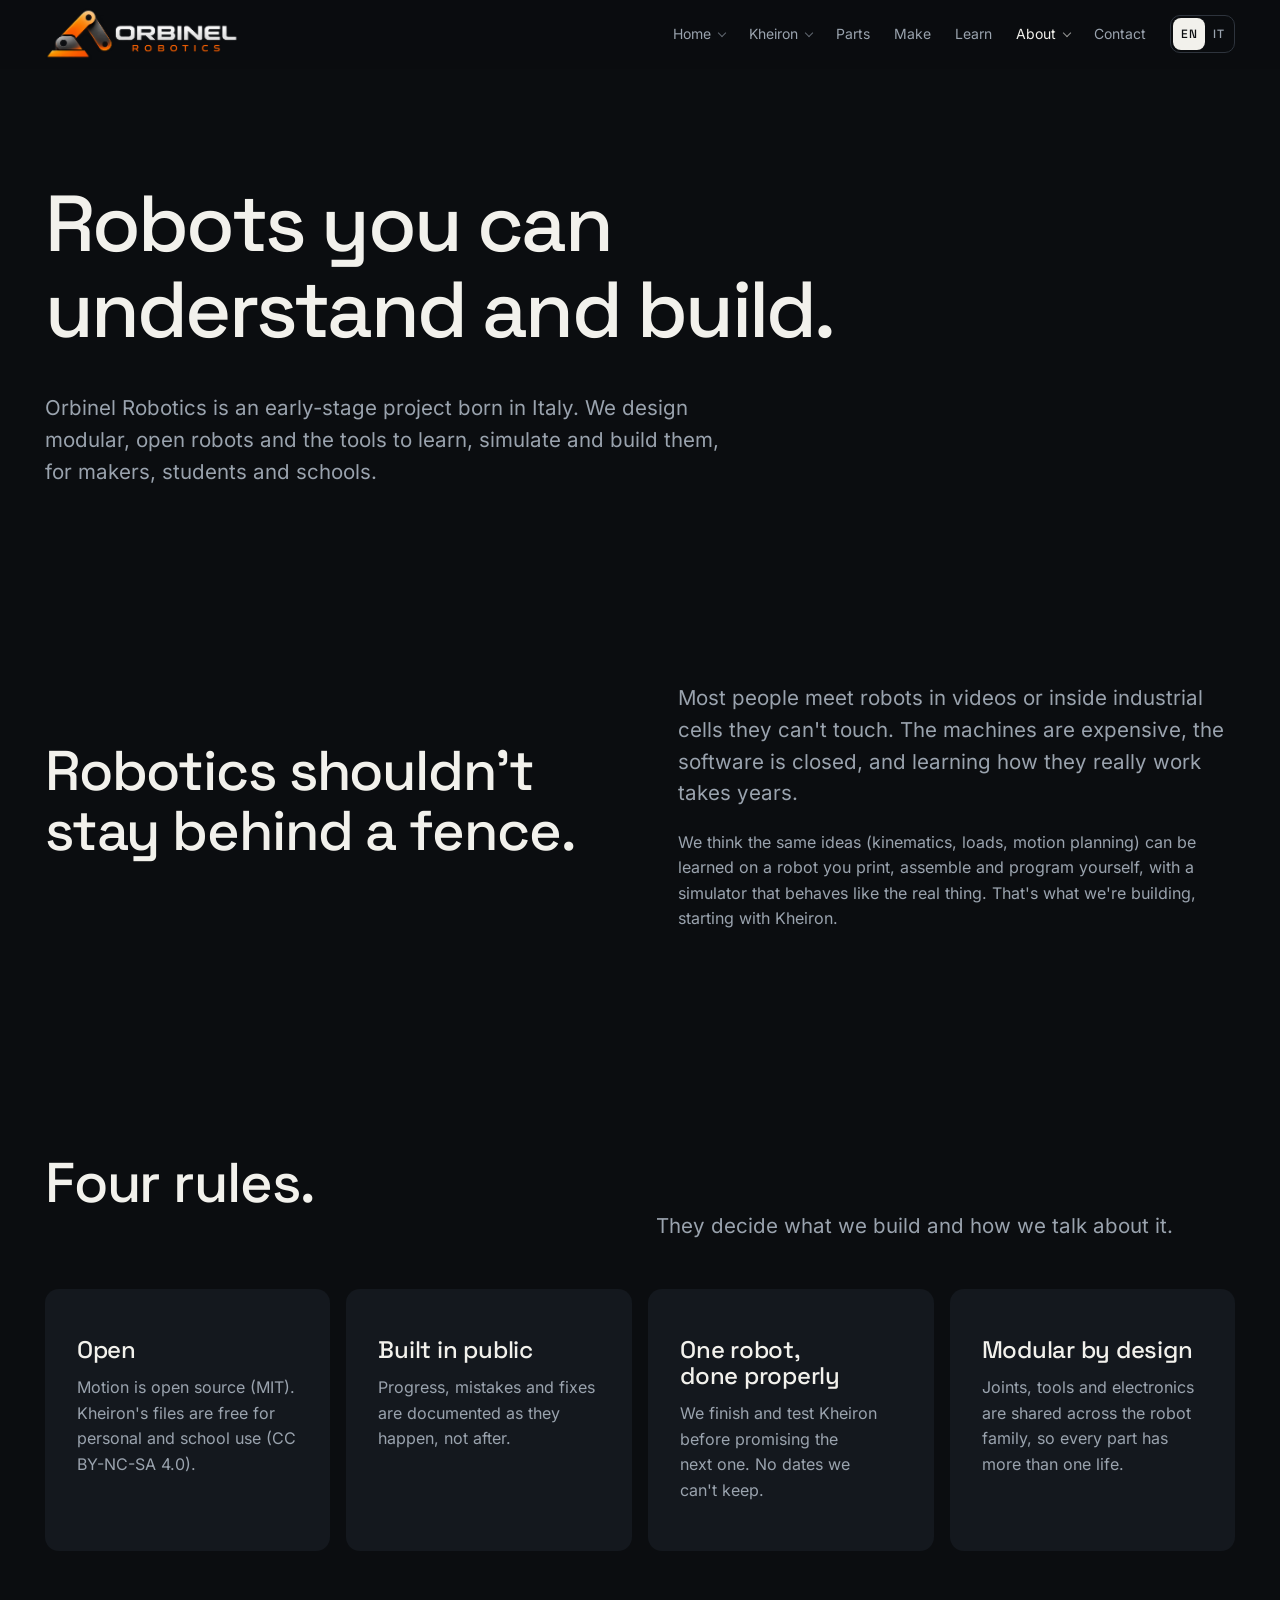
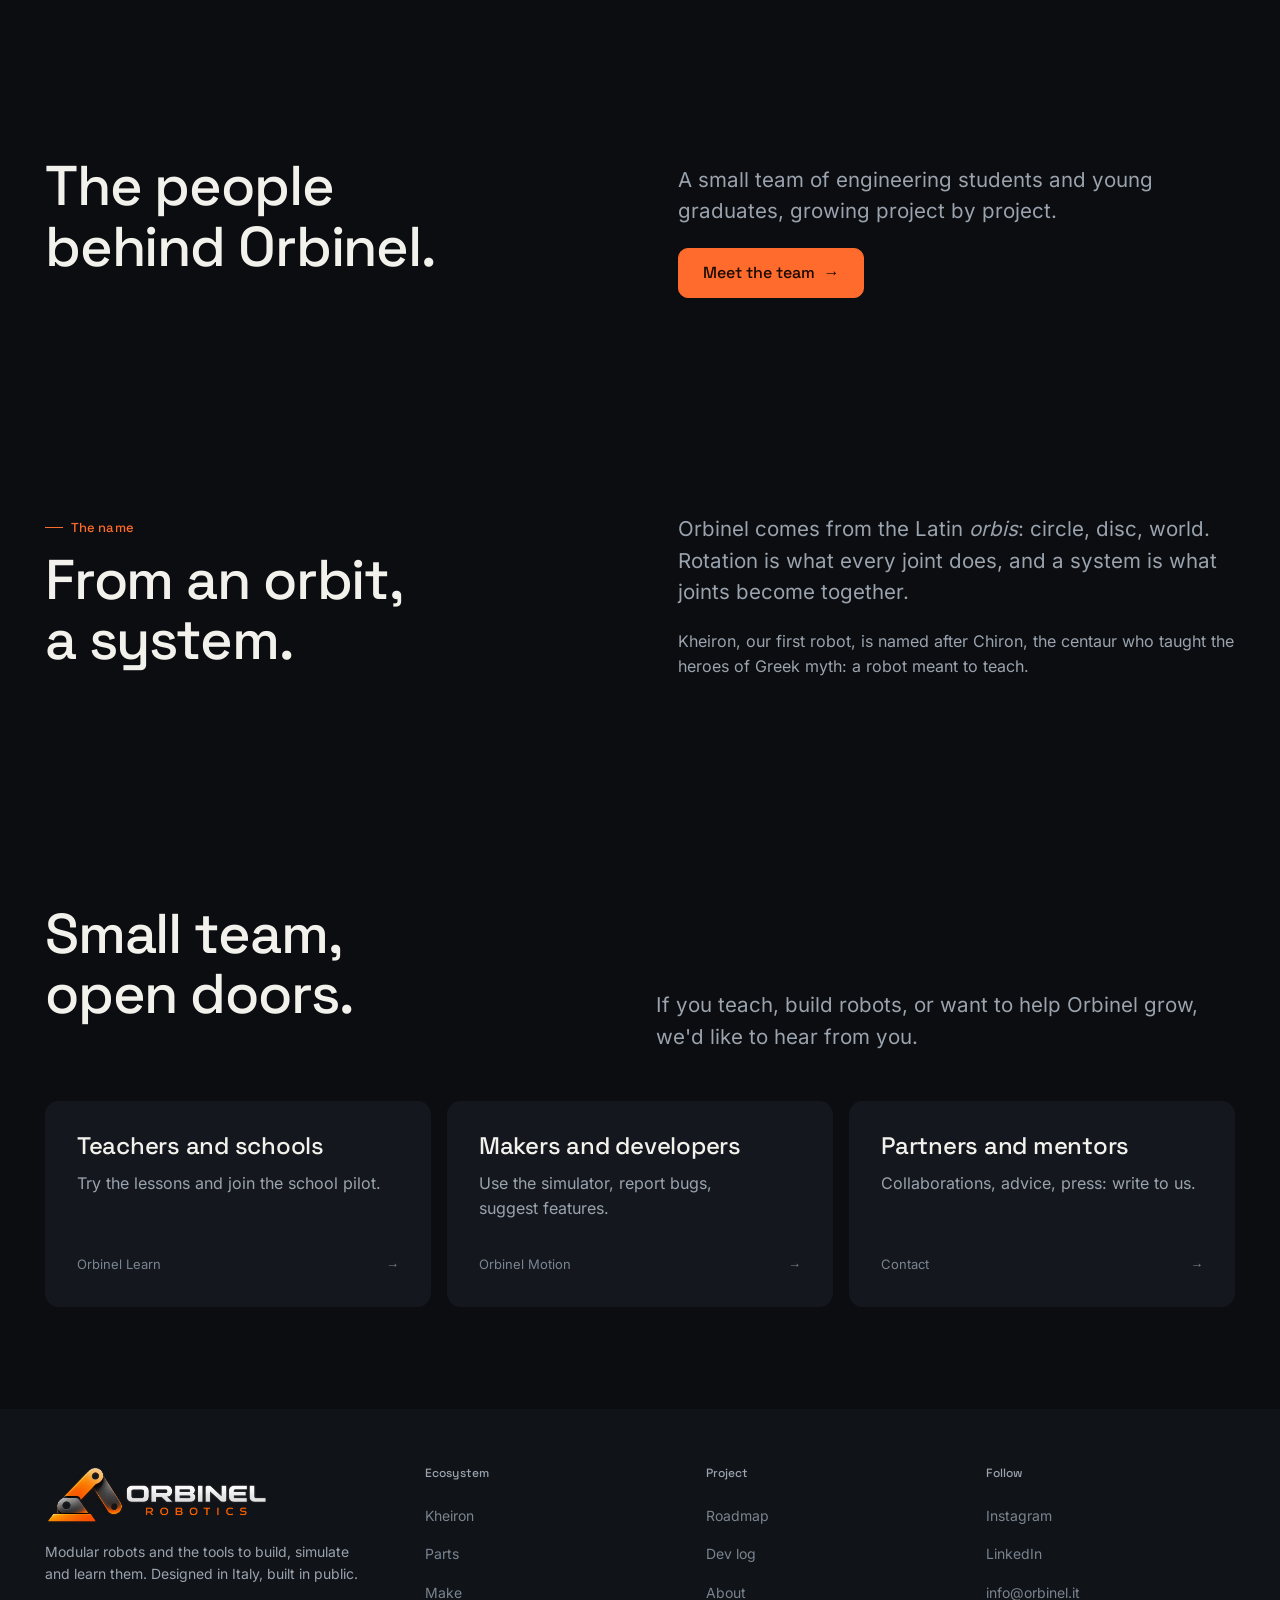
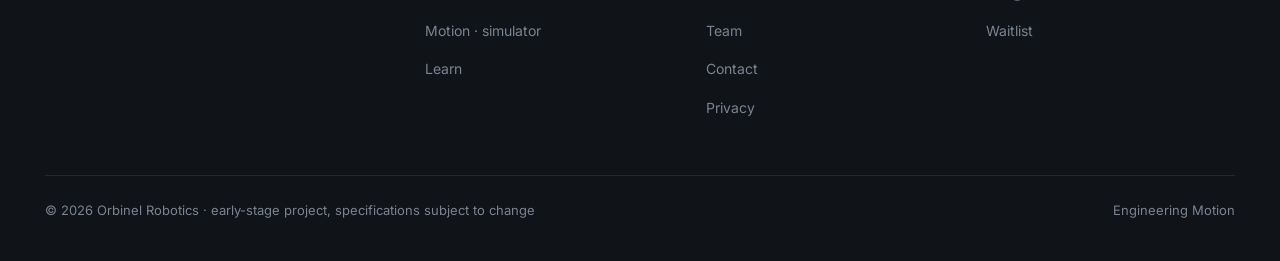
<file: chi-siamo.html>
<!doctype html>
<html lang="en" data-lingua="en">
<head>
<meta charset="utf-8">
<meta name="viewport" content="width=device-width, initial-scale=1">
<title>About · Orbinel Robotics</title>
<meta name="titolo-en" content="About · Orbinel Robotics">
<meta name="titolo-it" content="Chi siamo · Orbinel Robotics">
<meta name="description" content="Orbinel Robotics is an early-stage robotics project from Italy: modular, open robots and the tools to learn, simulate and build them. Founded by Christian Giancola.">
<meta property="og:title" content="About · Orbinel Robotics">
<meta property="og:description" content="Modular, open robots and the tools to learn, simulate and build them.">
<meta property="og:image" content="https://orbinel.it/brand/icona-1080.png">
<link rel="canonical" href="https://orbinel.it/chi-siamo.html">
<meta name="theme-color" content="#0B0D10">
<link rel="icon" href="brand/favicon.ico" sizes="any">
<link rel="icon" href="brand/favicon-32.png" type="image/png" sizes="32x32">
<link rel="apple-touch-icon" href="brand/icona-180.png">
<link rel="preload" href="fonts/space-grotesk-latin-500-normal.woff2" as="font" type="font/woff2" crossorigin>
<link rel="stylesheet" href="css/stile.css?v=ba872d6e">
</head>
<body>
<header class="barra">
  <div class="contenitore">
    <a class="logo" href="index.html" aria-label="Orbinel Robotics"><img src="brand/logo-web.png" alt="Orbinel Robotics" width="875" height="234"></a>
    <nav class="menu" aria-label="Principale">
      <div class="menu-voce">
        <a href="index.html"><span lang="en">Home</span><span lang="it">Home</span></a>
        <div class="tendina">
          <a href="index.html#kheiron"><span lang="en">First robot</span><span lang="it">Primo robot</span></a>
          <a href="index.html#motion"><span lang="en">Simulator</span><span lang="it">Simulatore</span></a>
          <a href="index.html#roadmap"><span lang="en">Roadmap</span><span lang="it">Roadmap</span></a>
        </div>
      </div>
      <div class="menu-voce">
        <a href="kheiron.html"><span lang="en">Kheiron</span><span lang="it">Kheiron</span></a>
        <div class="tendina">
          <a href="kheiron.html#specifiche"><span lang="en">Specifications</span><span lang="it">Specifiche</span></a>
          <a href="kheiron.html#livelli"><span lang="en">Ways to get it</span><span lang="it">Come averlo</span></a>
          <a href="kheiron.html#diario"><span lang="en">Dev log</span><span lang="it">Diario di sviluppo</span></a>
        </div>
      </div>
      <a href="parts.html"><span lang="en">Parts</span><span lang="it">Parts</span></a>
      <a href="make.html"><span lang="en">Make</span><span lang="it">Make</span></a>
      <a href="learn.html"><span lang="en">Learn</span><span lang="it">Learn</span></a>
      <div class="menu-voce"><a href="chi-siamo.html" aria-current="page"><span lang="en">About</span><span lang="it">Chi siamo</span></a><div class="tendina"><a href="squadra.html">Team</a></div></div>
      <a href="contatti.html"><span lang="en">Contact</span><span lang="it">Contatti</span></a>
      <div class="lingua" role="group" aria-label="Language"><button type="button" data-lingua="en">EN</button><button type="button" data-lingua="it">IT</button></div>
    </nav>
    <button class="hamburger" type="button" aria-label="Menu" aria-expanded="false"><span></span><span></span><span></span></button>
  </div>
</header>

<main>
  <section class="testata">
    <div class="griglia-sfondo"></div>
    <div class="contenitore" style="position:relative">
      <div>
        <h1><span lang="en">Robots you can<br>understand and build.</span><span lang="it">Robot che puoi<br>capire e costruire.</span></h1>
        <p class="grande"><span lang="en">Orbinel Robotics is an early-stage project born in Italy. We design modular, open robots and the tools to learn, simulate and build them, for makers, students and schools.</span><span lang="it">Orbinel Robotics è un progetto in fase iniziale nato in Italia. Progettiamo robot modulari e aperti, e gli strumenti per impararli, simularli e costruirli, per maker, studenti e scuole.</span></p>
      </div>
    </div>
  </section>

  <section class="sezione">
    <div class="contenitore dueColonne">
      <div class="compare">
        <h2><span lang="en">Robotics shouldn't<br>stay behind a fence.</span><span lang="it">La robotica non deve<br>restare dietro un recinto.</span></h2>
      </div>
      <div class="compare">
        <p class="grande"><span lang="en">Most people meet robots in videos or inside industrial cells they can't touch. The machines are expensive, the software is closed, and learning how they really work takes years.</span><span lang="it">Quasi tutti vedono i robot nei video o dentro celle industriali che non possono toccare. Le macchine costano tanto, il software è chiuso e capire come funzionano davvero richiede anni.</span></p>
        <p><span lang="en">We think the same ideas (kinematics, loads, motion planning) can be learned on a robot you print, assemble and program yourself, with a simulator that behaves like the real thing. That's what we're building, starting with Kheiron.</span><span lang="it">Crediamo che gli stessi concetti (cinematica, carichi, pianificazione del movimento) si possano imparare su un robot che stampi, monti e programmi da solo, con un simulatore che si comporta come quello vero. È quello che stiamo costruendo, a partire da Kheiron.</span></p>
      </div>
    </div>
  </section>

  <section class="sezione">
    <div class="contenitore">
      <div class="intestazione compare">
        <div>
          <h2><span lang="en">Four rules.</span><span lang="it">Quattro regole.</span></h2>
        </div>
        <p class="grande"><span lang="en">They decide what we build and how we talk about it.</span><span lang="it">Decidono cosa costruiamo e come lo raccontiamo.</span></p>
      </div>
      <div class="schede">
        <div class="scheda compare"><h3><span lang="en">Open</span><span lang="it">Aperti</span></h3><p><span lang="en">Motion is open source (MIT). Kheiron's files are free for personal and school use (CC BY-NC-SA 4.0).</span><span lang="it">Motion è open source (MIT). I file di Kheiron sono liberi per uso personale e scolastico (CC BY-NC-SA 4.0).</span></p></div>
        <div class="scheda compare"><h3><span lang="en">Built in public</span><span lang="it">Sviluppato in pubblico</span></h3><p><span lang="en">Progress, mistakes and fixes are documented as they happen, not after.</span><span lang="it">Progressi, errori e correzioni vengono documentati mentre succedono, non dopo.</span></p></div>
        <div class="scheda compare"><h3><span lang="en">One robot, done properly</span><span lang="it">Un robot, fatto bene</span></h3><p><span lang="en">We finish and test Kheiron before promising the next one. No dates we can't keep.</span><span lang="it">Finiamo e collaudiamo Kheiron prima di promettere il prossimo. Nessuna data che non possiamo mantenere.</span></p></div>
        <div class="scheda compare"><h3><span lang="en">Modular by design</span><span lang="it">Modulari per progetto</span></h3><p><span lang="en">Joints, tools and electronics are shared across the robot family, so every part has more than one life.</span><span lang="it">Giunti, utensili ed elettronica sono condivisi tra i robot della famiglia, così ogni pezzo ha più di una vita.</span></p></div>
      </div>
    </div>
  </section>

  <section class="sezione">
    <div class="contenitore dueColonne">
      <div class="compare">
        <h2><span lang="en">The people<br>behind Orbinel.</span><span lang="it">Le persone<br>dietro Orbinel.</span></h2>
      </div>
      <div class="compare">
        <p class="grande"><span lang="en">A small team of engineering students and young graduates, growing project by project.</span><span lang="it">Una piccola squadra di studenti di ingegneria e giovani laureati, che cresce progetto dopo progetto.</span></p>
        <div class="pulsanti"><a class="pulsante primario" href="squadra.html"><span lang="en">Meet the team</span><span lang="it">Conosci il team</span> <span class="freccia">→</span></a></div>
      </div>
    </div>
  </section>

  <section class="sezione">
    <div class="contenitore dueColonne">
      <div class="compare">
        <div class="occhiello"><span lang="en">The name</span><span lang="it">Il nome</span></div>
        <h2><span lang="en">From an orbit,<br>a system.</span><span lang="it">Da un'orbita,<br>un sistema.</span></h2>
      </div>
      <div class="compare">
        <p class="grande"><span lang="en">Orbinel comes from the Latin <i>orbis</i>: circle, disc, world. Rotation is what every joint does, and a system is what joints become together.</span><span lang="it">Orbinel viene dal latino <i>orbis</i>: cerchio, disco, mondo. La rotazione è ciò che fa ogni giunto, e un sistema è ciò che i giunti diventano insieme.</span></p>
        <p><span lang="en">Kheiron, our first robot, is named after Chiron, the centaur who taught the heroes of Greek myth: a robot meant to teach.</span><span lang="it">Kheiron, il nostro primo robot, prende il nome da Chirone, il centauro maestro degli eroi del mito greco: un robot pensato per insegnare.</span></p>
      </div>
    </div>
  </section>

  <section class="sezione">
    <div class="contenitore">
      <div class="intestazione compare">
        <div>
          <h2><span lang="en">Small team,<br>open doors.</span><span lang="it">Squadra piccola,<br>porte aperte.</span></h2>
        </div>
        <p class="grande"><span lang="en">If you teach, build robots, or want to help Orbinel grow, we'd like to hear from you.</span><span lang="it">Se insegni, costruisci robot o vuoi aiutare Orbinel a crescere, ci farebbe piacere sentirti.</span></p>
      </div>
      <div class="schede">
        <a class="scheda compare" href="learn.html#pilota"><h3 style="margin-top:0"><span lang="en">Teachers and schools</span><span lang="it">Docenti e scuole</span></h3><p><span lang="en">Try the lessons and join the school pilot.</span><span lang="it">Prova le lezioni e partecipa al progetto pilota.</span></p><div class="piede"><span>Orbinel Learn</span><span>→</span></div></a>
        <a class="scheda compare" href="motion/"><h3 style="margin-top:0"><span lang="en">Makers and developers</span><span lang="it">Maker e sviluppatori</span></h3><p><span lang="en">Use the simulator, report bugs, suggest features.</span><span lang="it">Usa il simulatore, segnala problemi, proponi idee.</span></p><div class="piede"><span>Orbinel Motion</span><span>→</span></div></a>
        <a class="scheda compare" href="contatti.html"><h3 style="margin-top:0"><span lang="en">Partners and mentors</span><span lang="it">Partner e mentor</span></h3><p><span lang="en">Collaborations, advice, press: write to us.</span><span lang="it">Collaborazioni, consigli, stampa: scrivici.</span></p><div class="piede"><span lang="en">Contact</span><span lang="it">Contatti</span><span>→</span></div></a>
      </div>
    </div>
  </section>
</main>
<footer class="piede-sito">
  <div class="contenitore">
    <div>
      <img src="brand/logo-web.png" alt="Orbinel Robotics" width="875" height="234" style="height:60px;width:auto;margin-bottom:16px">
      <p style="max-width:320px;font-size:14px"><span lang="en">Modular robots and the tools to build, simulate and learn them. Designed in Italy, built in public.</span><span lang="it">Robot modulari e gli strumenti per costruirli, simularli e impararli. Progettati in Italia, sviluppati in pubblico.</span></p>
    </div>
    <div>
      <h5><span lang="en">Ecosystem</span><span lang="it">Ecosistema</span></h5>
      <a href="kheiron.html">Kheiron</a>
      <a href="parts.html">Parts</a>
      <a href="make.html">Make</a>
      <a href="motion/"><span lang="en">Motion · simulator</span><span lang="it">Motion · simulatore</span></a>
      <a href="learn.html">Learn</a>
    </div>
    <div>
      <h5><span lang="en">Project</span><span lang="it">Progetto</span></h5>
      <a href="index.html#roadmap">Roadmap</a>
      <a href="kheiron.html#diario"><span lang="en">Dev log</span><span lang="it">Diario di sviluppo</span></a>
      <a href="chi-siamo.html"><span lang="en">About</span><span lang="it">Chi siamo</span></a>
      <a href="squadra.html">Team</a>
      <a href="contatti.html"><span lang="en">Contact</span><span lang="it">Contatti</span></a>
      <a href="privacy.html">Privacy</a>
    </div>
    <div>
      <h5><span lang="en">Follow</span><span lang="it">Seguici</span></h5>
      <a data-instagram href="#" rel="noopener">Instagram</a>
      <a href="https://www.linkedin.com/company/orbinel-robotics/" rel="noopener">LinkedIn</a>
      <a data-email href="#"></a>
      <a href="index.html#contatti"><span lang="en">Waitlist</span><span lang="it">Lista d'attesa</span></a>
    </div>
    <div class="fondo">
      <span>© <span data-anno>2026</span> Orbinel Robotics · <span lang="en">early-stage project, specifications subject to change</span><span lang="it">progetto in fase iniziale, specifiche soggette a modifiche</span></span>
      <span>Engineering Motion</span>
    </div>
  </div>
</footer>

<script src="js/config.js?v=3917c46d"></script>
<script src="js/sito.js?v=49b46c23"></script>
</body>
</html>
</file>
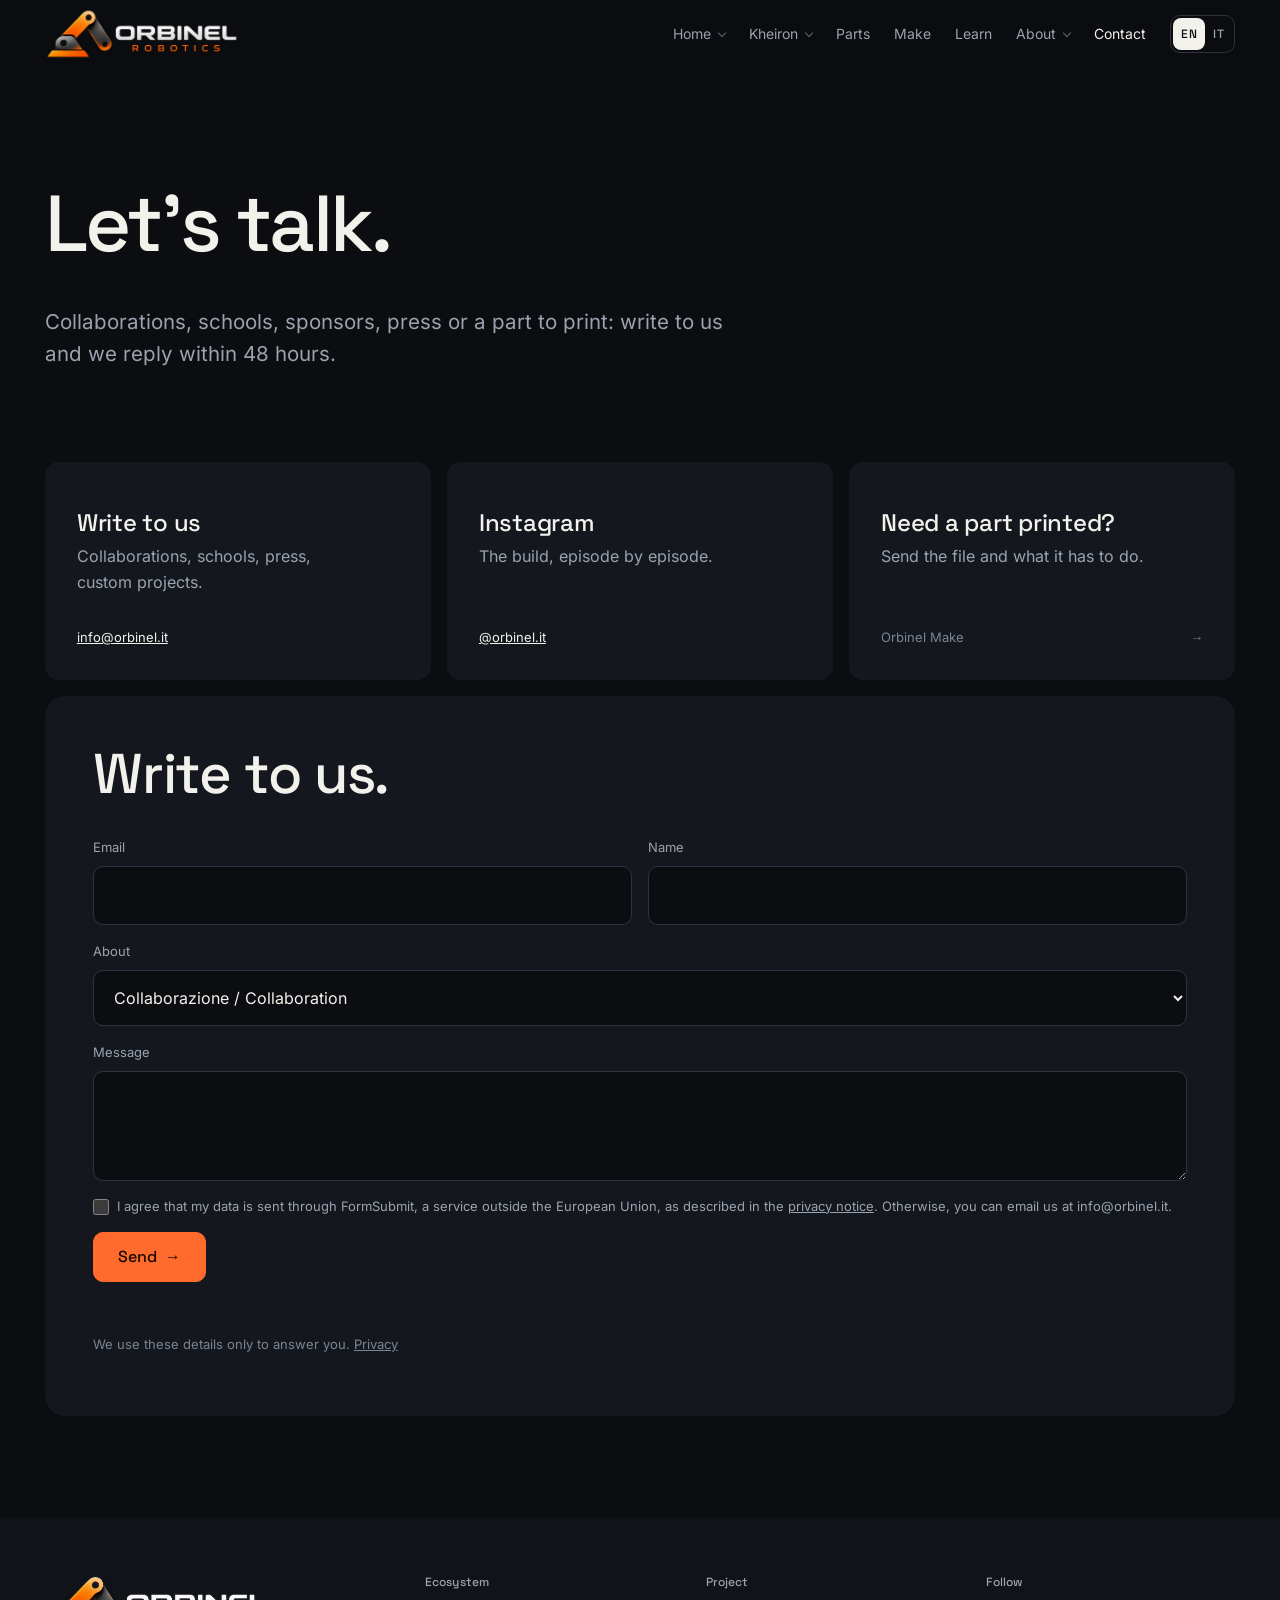
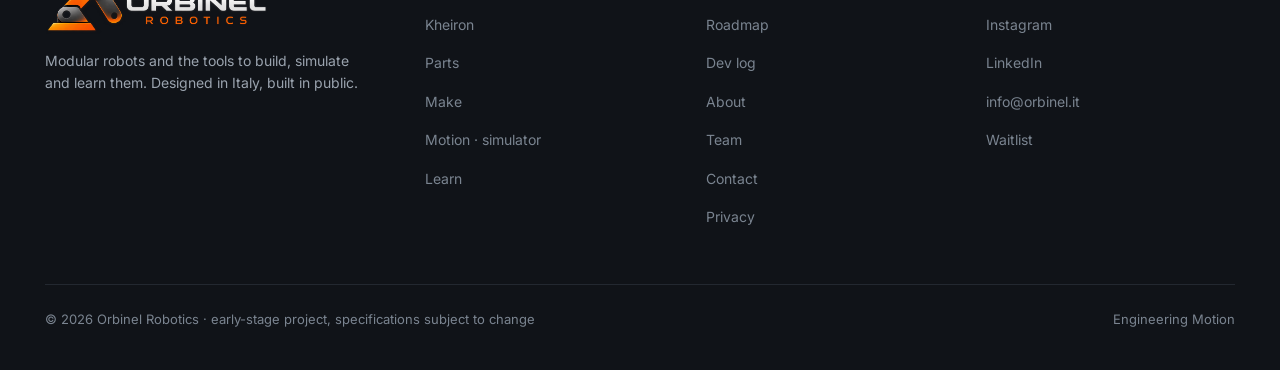
<file: contatti.html>
<!doctype html>
<html lang="en" data-lingua="en">
<head>
<meta charset="utf-8">
<meta name="viewport" content="width=device-width, initial-scale=1">
<title>Contact · Orbinel Robotics</title>
<meta name="titolo-en" content="Contact · Orbinel Robotics">
<meta name="titolo-it" content="Contatti · Orbinel Robotics">
<meta name="description" content="Contact Orbinel Robotics: collaborations, schools, sponsors, press and printing requests.">
<link rel="canonical" href="https://orbinel.it/contatti.html">
<meta name="theme-color" content="#0B0D10">
<link rel="icon" href="brand/favicon.ico" sizes="any">
<link rel="icon" href="brand/favicon-32.png" type="image/png" sizes="32x32">
<link rel="apple-touch-icon" href="brand/icona-180.png">
<link rel="preload" href="fonts/space-grotesk-latin-500-normal.woff2" as="font" type="font/woff2" crossorigin>
<link rel="stylesheet" href="css/stile.css?v=ba872d6e">
</head>
<body>
<header class="barra">
  <div class="contenitore">
    <a class="logo" href="index.html" aria-label="Orbinel Robotics"><img src="brand/logo-web.png" alt="Orbinel Robotics" width="875" height="234"></a>
    <nav class="menu" aria-label="Principale">
      <div class="menu-voce">
        <a href="index.html"><span lang="en">Home</span><span lang="it">Home</span></a>
        <div class="tendina">
          <a href="index.html#kheiron"><span lang="en">First robot</span><span lang="it">Primo robot</span></a>
          <a href="index.html#motion"><span lang="en">Simulator</span><span lang="it">Simulatore</span></a>
          <a href="index.html#roadmap"><span lang="en">Roadmap</span><span lang="it">Roadmap</span></a>
        </div>
      </div>
      <div class="menu-voce">
        <a href="kheiron.html"><span lang="en">Kheiron</span><span lang="it">Kheiron</span></a>
        <div class="tendina">
          <a href="kheiron.html#specifiche"><span lang="en">Specifications</span><span lang="it">Specifiche</span></a>
          <a href="kheiron.html#livelli"><span lang="en">Ways to get it</span><span lang="it">Come averlo</span></a>
          <a href="kheiron.html#diario"><span lang="en">Dev log</span><span lang="it">Diario di sviluppo</span></a>
        </div>
      </div>
      <a href="parts.html"><span lang="en">Parts</span><span lang="it">Parts</span></a>
      <a href="make.html"><span lang="en">Make</span><span lang="it">Make</span></a>
      <a href="learn.html"><span lang="en">Learn</span><span lang="it">Learn</span></a>
      <div class="menu-voce"><a href="chi-siamo.html"><span lang="en">About</span><span lang="it">Chi siamo</span></a><div class="tendina"><a href="squadra.html">Team</a></div></div>
      <a href="contatti.html" aria-current="page"><span lang="en">Contact</span><span lang="it">Contatti</span></a>
      <div class="lingua" role="group" aria-label="Language"><button type="button" data-lingua="en">EN</button><button type="button" data-lingua="it">IT</button></div>
    </nav>
    <button class="hamburger" type="button" aria-label="Menu" aria-expanded="false"><span></span><span></span><span></span></button>
  </div>
</header>

<main>
  <section class="testata">
    <div class="contenitore">
      <h1><span lang="en">Let's talk.</span><span lang="it">Parliamone.</span></h1>
      <p class="grande"><span lang="en">Collaborations, schools, sponsors, press or a part to print: write to us and we reply within 48 hours.</span><span lang="it">Collaborazioni, scuole, sponsor, stampa o un pezzo da stampare: scrivici e ti rispondiamo entro 48 ore.</span></p>
    </div>
  </section>

  <section class="sezione" style="padding-top:0">
    <div class="contenitore">
      <div class="schede compare" style="margin-bottom:16px">
        <div class="scheda">
          <h2 class="titolo-scheda"><span lang="en">Write to us</span><span lang="it">Scrivici</span></h2>
          <p><span lang="en">Collaborations, schools, press, custom projects.</span><span lang="it">Collaborazioni, scuole, stampa, progetti su misura.</span></p>
          <div class="piede"><a data-email href="#" style="color:var(--testo)"></a></div>
        </div>
        <div class="scheda">
          <h2 class="titolo-scheda">Instagram</h2>
          <p><span lang="en">The build, episode by episode.</span><span lang="it">Lo sviluppo, episodio per episodio.</span></p>
          <div class="piede"><a data-instagram href="#" rel="noopener" style="color:var(--testo)">@orbinel.it</a><span data-instagram-presto><span lang="en">Coming soon</span><span lang="it">In arrivo</span></span></div>
        </div>
        <a class="scheda" href="make.html#richiesta">
          <h2 class="titolo-scheda"><span lang="en">Need a part printed?</span><span lang="it">Ti serve un pezzo stampato?</span></h2>
          <p><span lang="en">Send the file and what it has to do.</span><span lang="it">Mandaci il file e a cosa serve.</span></p>
          <div class="piede"><span>Orbinel Make</span><span>→</span></div>
        </a>
      </div>
      <form class="modulo compare" id="modulo" data-modulo="contatti" novalidate>
        <input type="text" name="_honey" class="trappola" tabindex="-1" autocomplete="off" aria-hidden="true">
        <div class="intestazione" style="margin-bottom:32px">
          <div>
            <h2 style="margin:0"><span lang="en">Write to us.</span><span lang="it">Scrivici.</span></h2>
          </div>
        </div>
        <div class="campi">
          <div class="campo"><label for="c-email">Email</label><input id="c-email" name="email" type="email" required autocomplete="email"></div>
          <div class="campo"><label for="c-nome"><span lang="en">Name</span><span lang="it">Nome</span></label><input id="c-nome" name="nome" type="text" autocomplete="name"></div>
          <div class="campo largo"><label for="c-motivo"><span lang="en">About</span><span lang="it">Argomento</span></label>
            <select id="c-motivo" name="motivo"><option value="collaborazione">Collaborazione / Collaboration</option><option value="scuole">Scuole / Schools</option><option value="sponsor">Sponsor e partner / Sponsors and partners</option><option value="stampa">Stampa e media / Press</option><option value="team">Entrare nel team / Join the team</option><option value="altro">Altro / Other</option></select></div>
          <div class="campo largo"><label for="c-msg"><span lang="en">Message</span><span lang="it">Messaggio</span></label><textarea id="c-msg" name="messaggio" required></textarea></div>
        </div>
        <label class="consenso"><input type="checkbox" name="consenso_trasferimento" value="si"> <span lang="en">I agree that my data is sent through FormSubmit, a service outside the European Union, as described in the <a href="privacy.html">privacy notice</a>. Otherwise, you can email us at info@orbinel.it.</span><span lang="it">Acconsento al trasferimento dei miei dati tramite FormSubmit, un servizio fuori dall'Unione Europea, come descritto nell'<a href="privacy.html">informativa privacy</a>. In alternativa puoi scriverci a info@orbinel.it.</span></label>
        <div class="pulsanti" style="margin-top:16px"><button class="pulsante primario" type="submit"><span lang="en">Send</span><span lang="it">Invia</span> <span class="freccia">→</span></button></div>
        <p class="esito" role="status"></p>
        <p class="privacy"><span lang="en">We use these details only to answer you. <a href="privacy.html">Privacy</a></span><span lang="it">Usiamo questi dati solo per risponderti. <a href="privacy.html">Privacy</a></span></p>
      </form>
    </div>
  </section>
</main>
<footer class="piede-sito">
  <div class="contenitore">
    <div>
      <img src="brand/logo-web.png" alt="Orbinel Robotics" width="875" height="234" style="height:60px;width:auto;margin-bottom:16px">
      <p style="max-width:320px;font-size:14px"><span lang="en">Modular robots and the tools to build, simulate and learn them. Designed in Italy, built in public.</span><span lang="it">Robot modulari e gli strumenti per costruirli, simularli e impararli. Progettati in Italia, sviluppati in pubblico.</span></p>
    </div>
    <div>
      <h5><span lang="en">Ecosystem</span><span lang="it">Ecosistema</span></h5>
      <a href="kheiron.html">Kheiron</a>
      <a href="parts.html">Parts</a>
      <a href="make.html">Make</a>
      <a href="motion/"><span lang="en">Motion · simulator</span><span lang="it">Motion · simulatore</span></a>
      <a href="learn.html">Learn</a>
    </div>
    <div>
      <h5><span lang="en">Project</span><span lang="it">Progetto</span></h5>
      <a href="index.html#roadmap">Roadmap</a>
      <a href="kheiron.html#diario"><span lang="en">Dev log</span><span lang="it">Diario di sviluppo</span></a>
      <a href="chi-siamo.html"><span lang="en">About</span><span lang="it">Chi siamo</span></a>
      <a href="squadra.html">Team</a>
      <a href="contatti.html"><span lang="en">Contact</span><span lang="it">Contatti</span></a>
      <a href="privacy.html">Privacy</a>
    </div>
    <div>
      <h5><span lang="en">Follow</span><span lang="it">Seguici</span></h5>
      <a data-instagram href="#" rel="noopener">Instagram</a>
      <a href="https://www.linkedin.com/company/orbinel-robotics/" rel="noopener">LinkedIn</a>
      <a data-email href="#"></a>
      <a href="index.html#contatti"><span lang="en">Waitlist</span><span lang="it">Lista d'attesa</span></a>
    </div>
    <div class="fondo">
      <span>© <span data-anno>2026</span> Orbinel Robotics · <span lang="en">early-stage project, specifications subject to change</span><span lang="it">progetto in fase iniziale, specifiche soggette a modifiche</span></span>
      <span>Engineering Motion</span>
    </div>
  </div>
</footer>

<script src="js/config.js?v=3917c46d"></script>
<script src="js/sito.js?v=49b46c23"></script>
</body>
</html>
</file>
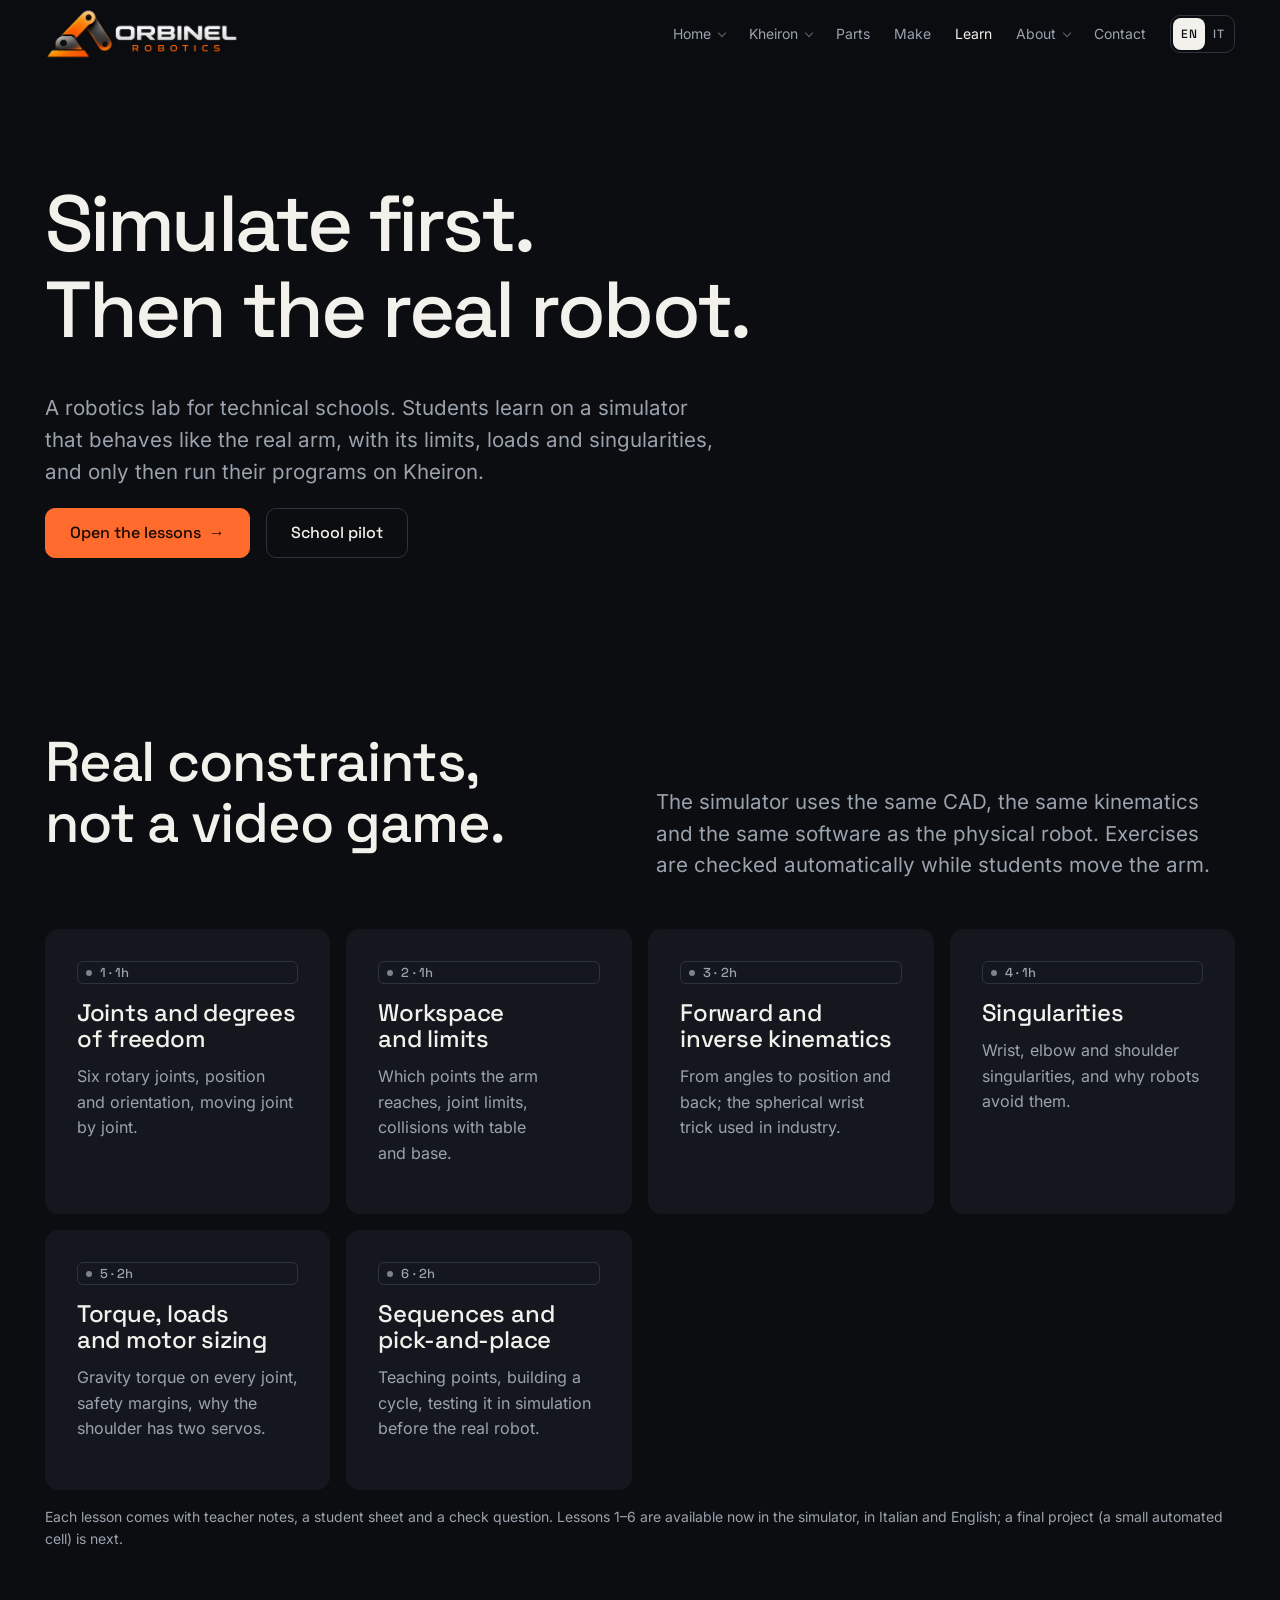
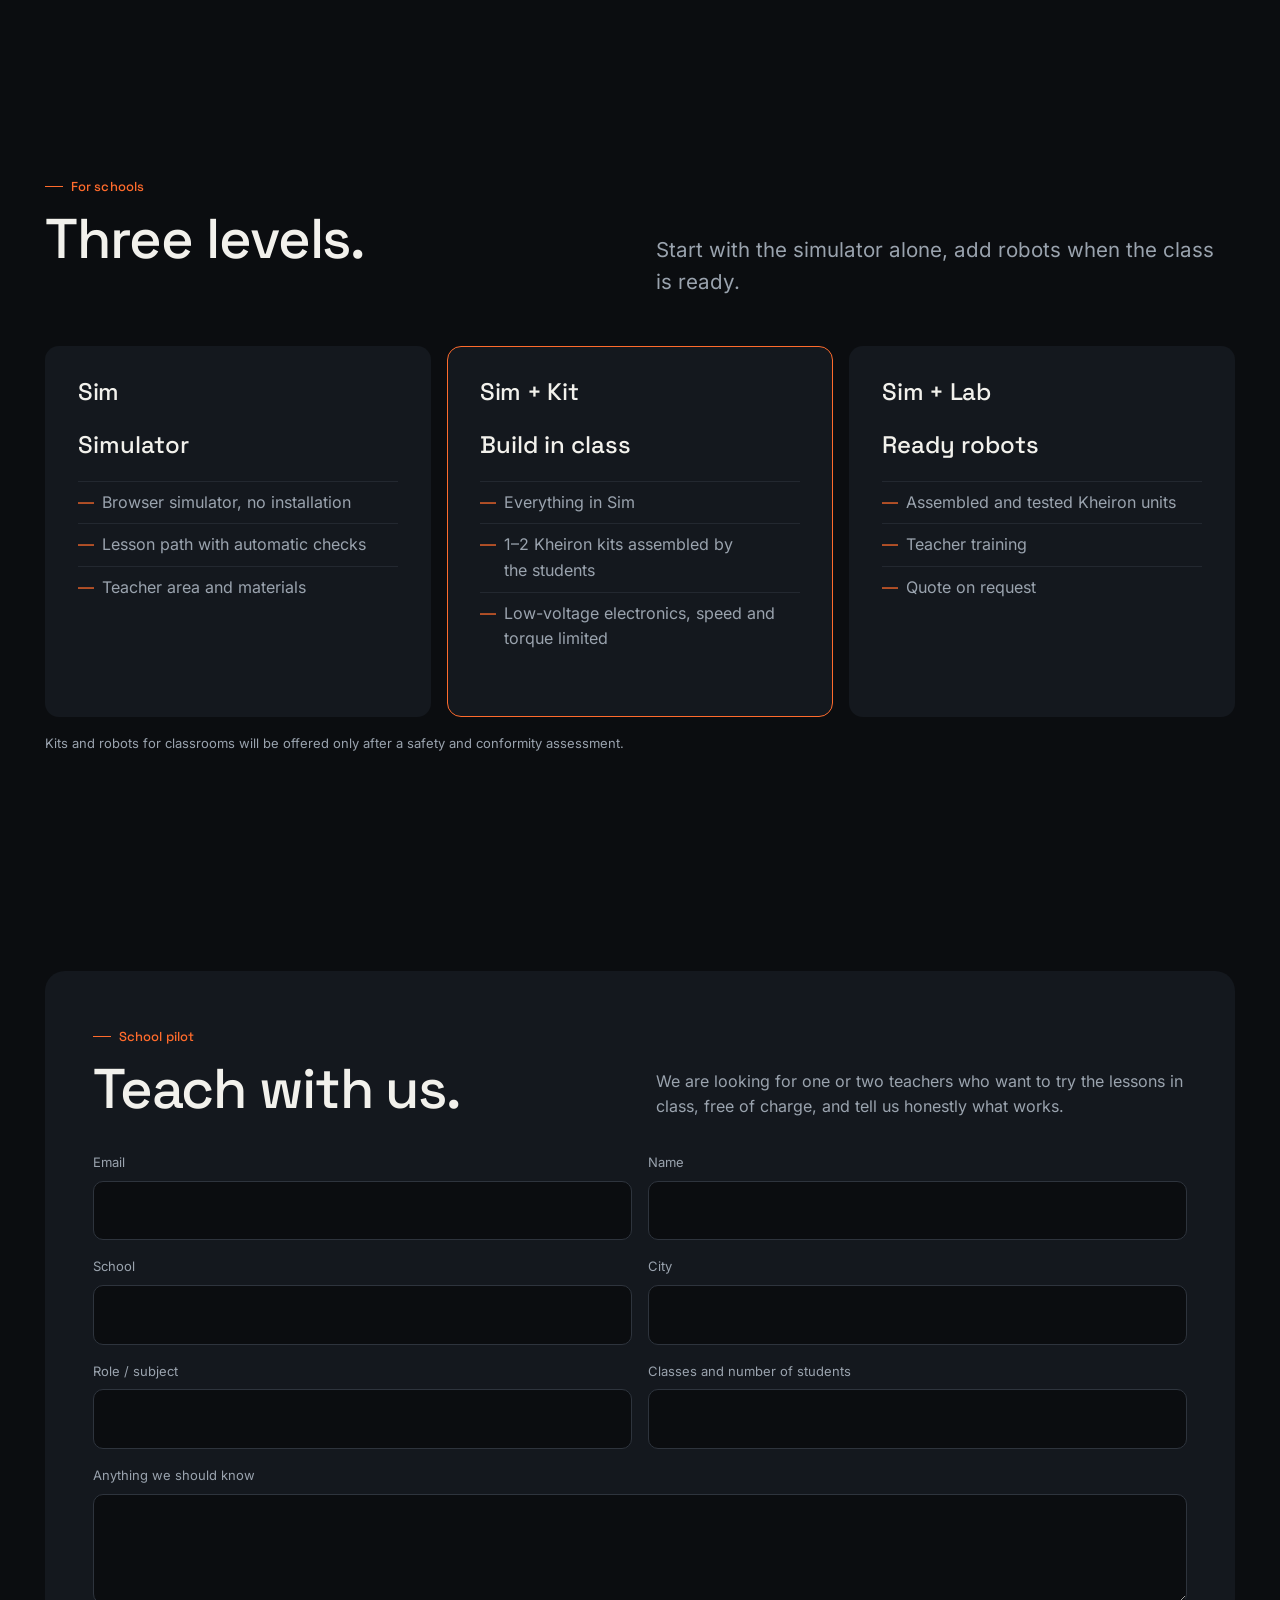
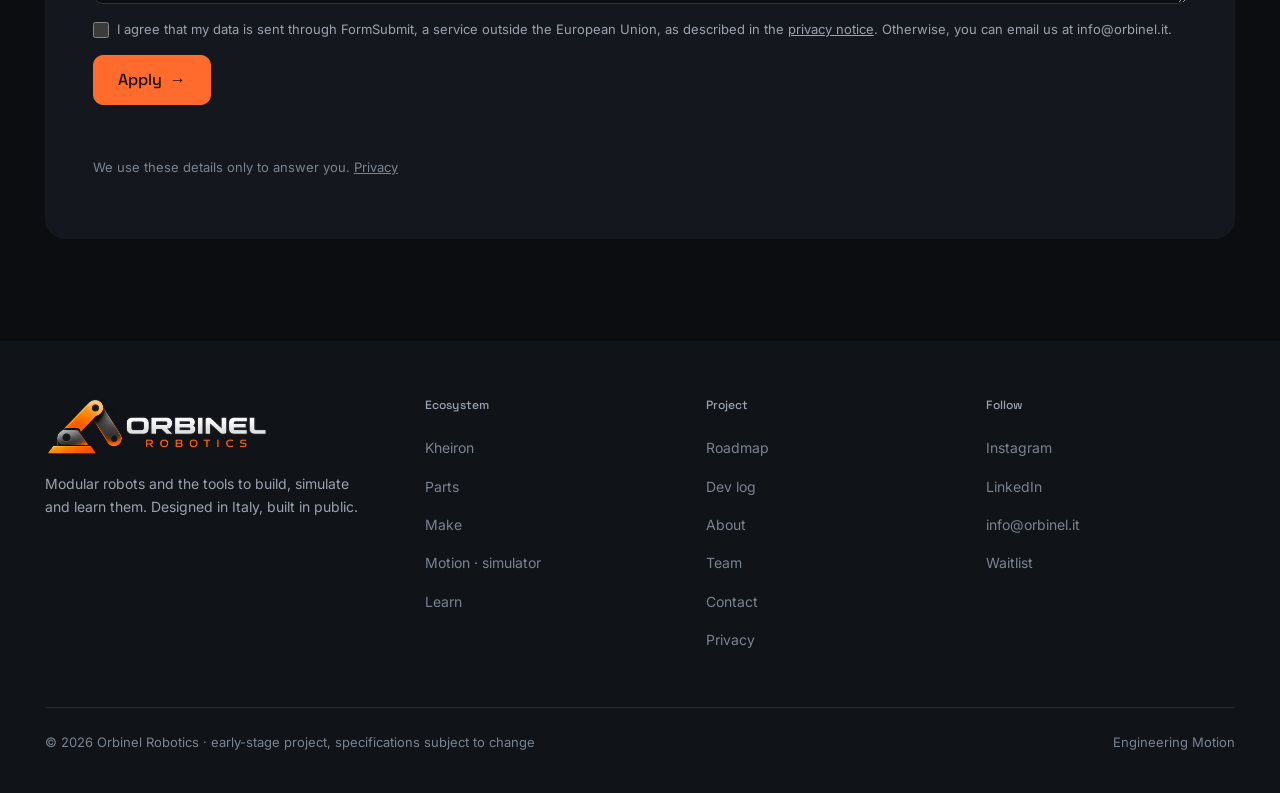
<file: learn.html>
<!doctype html>
<html lang="en" data-lingua="en">
<head>
<meta charset="utf-8">
<meta name="viewport" content="width=device-width, initial-scale=1">
<title>Orbinel Learn · Robotics for schools</title>
<meta name="titolo-en" content="Orbinel Learn · Robotics for schools">
<meta name="titolo-it" content="Orbinel Learn · Robotica per le scuole">
<meta name="description" content="A robotics lab for schools: a browser simulator with lessons that check themselves, then the real Kheiron robot. Kinematics, workspace, singularities, torque and programming.">
<link rel="canonical" href="https://orbinel.it/learn.html">
<meta name="theme-color" content="#0B0D10">
<link rel="icon" href="brand/favicon.ico" sizes="any">
<link rel="icon" href="brand/favicon-32.png" type="image/png" sizes="32x32">
<link rel="apple-touch-icon" href="brand/icona-180.png">
<link rel="preload" href="fonts/space-grotesk-latin-500-normal.woff2" as="font" type="font/woff2" crossorigin>
<link rel="stylesheet" href="css/stile.css?v=ba872d6e">
</head>
<body>
<header class="barra">
  <div class="contenitore">
    <a class="logo" href="index.html" aria-label="Orbinel Robotics"><img src="brand/logo-web.png" alt="Orbinel Robotics" width="875" height="234"></a>
    <nav class="menu" aria-label="Principale">
      <div class="menu-voce">
        <a href="index.html"><span lang="en">Home</span><span lang="it">Home</span></a>
        <div class="tendina">
          <a href="index.html#kheiron"><span lang="en">First robot</span><span lang="it">Primo robot</span></a>
          <a href="index.html#motion"><span lang="en">Simulator</span><span lang="it">Simulatore</span></a>
          <a href="index.html#roadmap"><span lang="en">Roadmap</span><span lang="it">Roadmap</span></a>
        </div>
      </div>
      <div class="menu-voce">
        <a href="kheiron.html"><span lang="en">Kheiron</span><span lang="it">Kheiron</span></a>
        <div class="tendina">
          <a href="kheiron.html#specifiche"><span lang="en">Specifications</span><span lang="it">Specifiche</span></a>
          <a href="kheiron.html#livelli"><span lang="en">Ways to get it</span><span lang="it">Come averlo</span></a>
          <a href="kheiron.html#diario"><span lang="en">Dev log</span><span lang="it">Diario di sviluppo</span></a>
        </div>
      </div>
      <a href="parts.html"><span lang="en">Parts</span><span lang="it">Parts</span></a>
      <a href="make.html"><span lang="en">Make</span><span lang="it">Make</span></a>
      <a href="learn.html" aria-current="page"><span lang="en">Learn</span><span lang="it">Learn</span></a>
      <div class="menu-voce"><a href="chi-siamo.html"><span lang="en">About</span><span lang="it">Chi siamo</span></a><div class="tendina"><a href="squadra.html">Team</a></div></div>
      <a href="contatti.html"><span lang="en">Contact</span><span lang="it">Contatti</span></a>
      <div class="lingua" role="group" aria-label="Language"><button type="button" data-lingua="en">EN</button><button type="button" data-lingua="it">IT</button></div>
    </nav>
    <button class="hamburger" type="button" aria-label="Menu" aria-expanded="false"><span></span><span></span><span></span></button>
  </div>
</header>

<main>
  <section class="testata">
    <div class="griglia-sfondo"></div>
    <div class="contenitore" style="position:relative">
      <div>
        <h1><span lang="en">Simulate first.<br>Then the real robot.</span><span lang="it">Prima la simulazione.<br>Poi il robot vero.</span></h1>
        <p class="grande"><span lang="en">A robotics lab for technical schools. Students learn on a simulator that behaves like the real arm, with its limits, loads and singularities, and only then run their programs on Kheiron.</span><span lang="it">Un laboratorio di robotica per gli istituti tecnici. Gli studenti imparano su un simulatore che si comporta come il braccio vero, con i suoi limiti, i suoi carichi e le sue singolarità, e solo dopo eseguono i loro programmi su Kheiron.</span></p>
        <div class="pulsanti"><a class="pulsante primario" href="motion/"><span lang="en">Open the lessons</span><span lang="it">Apri le lezioni</span> <span class="freccia">→</span></a><a class="pulsante" href="#pilota"><span lang="en">School pilot</span><span lang="it">Progetto pilota</span></a></div>
      </div>
    </div>
  </section>

  <section class="sezione">
    <div class="contenitore">
      <div class="intestazione compare">
        <div>
          <h2><span lang="en">Real constraints,<br>not a video game.</span><span lang="it">Vincoli reali,<br>non un videogioco.</span></h2>
        </div>
        <p class="grande"><span lang="en">The simulator uses the same CAD, the same kinematics and the same software as the physical robot. Exercises are checked automatically while students move the arm.</span><span lang="it">Il simulatore usa lo stesso CAD, la stessa cinematica e lo stesso software del robot fisico. Gli esercizi si verificano da soli mentre gli studenti muovono il braccio.</span></p>
      </div>
      <div class="schede">
        <div class="scheda compare"><span class="etichetta">1 · 1h</span><h3><span lang="en">Joints and degrees of freedom</span><span lang="it">Giunti e gradi di libertà</span></h3><p><span lang="en">Six rotary joints, position and orientation, moving joint by joint.</span><span lang="it">Sei giunti rotoidali, posizione e orientamento, movimento giunto per giunto.</span></p></div>
        <div class="scheda compare"><span class="etichetta">2 · 1h</span><h3><span lang="en">Workspace and limits</span><span lang="it">Spazio di lavoro e limiti</span></h3><p><span lang="en">Which points the arm reaches, joint limits, collisions with table and base.</span><span lang="it">Quali punti raggiunge il braccio, limiti dei giunti, collisioni con tavolo e base.</span></p></div>
        <div class="scheda compare"><span class="etichetta">3 · 2h</span><h3><span lang="en">Forward and inverse kinematics</span><span lang="it">Cinematica diretta e inversa</span></h3><p><span lang="en">From angles to position and back; the spherical wrist trick used in industry.</span><span lang="it">Dagli angoli alla posizione e ritorno; il polso sferico usato nell'industria.</span></p></div>
        <div class="scheda compare"><span class="etichetta">4 · 1h</span><h3><span lang="en">Singularities</span><span lang="it">Singolarità</span></h3><p><span lang="en">Wrist, elbow and shoulder singularities, and why robots avoid them.</span><span lang="it">Singolarità di polso, gomito e spalla, e perché i robot le evitano.</span></p></div>
        <div class="scheda compare"><span class="etichetta">5 · 2h</span><h3><span lang="en">Torque, loads and motor sizing</span><span lang="it">Coppie, carichi e scelta dei motori</span></h3><p><span lang="en">Gravity torque on every joint, safety margins, why the shoulder has two servos.</span><span lang="it">Coppia dovuta alla gravità su ogni giunto, margini, perché la spalla ha due servo.</span></p></div>
        <div class="scheda compare"><span class="etichetta">6 · 2h</span><h3><span lang="en">Sequences and pick-and-place</span><span lang="it">Sequenze e pick-and-place</span></h3><p><span lang="en">Teaching points, building a cycle, testing it in simulation before the real robot.</span><span lang="it">Programmazione per punti, costruzione di un ciclo, prova in simulazione prima del robot vero.</span></p></div>
      </div>
      <p style="font-size:14px;margin-top:16px"><span lang="en">Each lesson comes with teacher notes, a student sheet and a check question. Lessons 1–6 are available now in the simulator, in Italian and English; a final project (a small automated cell) is next.</span><span lang="it">Ogni lezione ha la scheda per il docente, quella per lo studente e una domanda di verifica. Le lezioni 1–6 sono già nel simulatore, in italiano e in inglese; seguirà un progetto finale (una piccola cella automatizzata).</span></p>
    </div>
  </section>

  <section class="sezione">
    <div class="contenitore">
      <div class="intestazione compare">
        <div>
          <div class="occhiello"><span lang="en">For schools</span><span lang="it">Per le scuole</span></div>
          <h2><span lang="en">Three levels.</span><span lang="it">Tre livelli.</span></h2>
        </div>
        <p class="grande"><span lang="en">Start with the simulator alone, add robots when the class is ready.</span><span lang="it">Si parte dal solo simulatore e si aggiungono i robot quando la classe è pronta.</span></p>
      </div>
      <div class="livelli">
        <div class="livello compare">
          <h3>Sim</h3>
          <div class="prezzo"><span lang="en">Simulator</span><span lang="it">Simulatore</span></div>
          <ul>
            <li><span lang="en">Browser simulator, no installation</span><span lang="it">Simulatore nel browser, senza installazioni</span></li>
            <li><span lang="en">Lesson path with automatic checks</span><span lang="it">Percorso di lezioni con verifiche automatiche</span></li>
            <li><span lang="en">Teacher area and materials</span><span lang="it">Area docente e materiali</span></li>
          </ul>
        </div>
        <div class="livello evidenza compare">
          <h3>Sim + Kit</h3>
          <div class="prezzo"><span lang="en">Build in class</span><span lang="it">Montaggio in classe</span></div>
          <ul>
            <li><span lang="en">Everything in Sim</span><span lang="it">Tutto il livello Sim</span></li>
            <li><span lang="en">1–2 Kheiron kits assembled by the students</span><span lang="it">1–2 kit Kheiron montati dagli studenti</span></li>
            <li><span lang="en">Low-voltage electronics, speed and torque limited</span><span lang="it">Elettronica a bassa tensione, velocità e coppia limitate</span></li>
          </ul>
        </div>
        <div class="livello compare">
          <h3>Sim + Lab</h3>
          <div class="prezzo"><span lang="en">Ready robots</span><span lang="it">Robot pronti</span></div>
          <ul>
            <li><span lang="en">Assembled and tested Kheiron units</span><span lang="it">Kheiron montati e testati</span></li>
            <li><span lang="en">Teacher training</span><span lang="it">Formazione dei docenti</span></li>
            <li><span lang="en">Quote on request</span><span lang="it">Su preventivo</span></li>
          </ul>
        </div>
      </div>
      <p style="font-size:13px;margin-top:16px"><span lang="en">Kits and robots for classrooms will be offered only after a safety and conformity assessment.</span><span lang="it">Kit e robot per le classi saranno proposti solo dopo la valutazione di sicurezza e conformità.</span></p>
    </div>
  </section>

  <section class="sezione" id="pilota">
    <div class="contenitore">
      <form class="modulo compare" data-modulo="learn-pilota" novalidate>
        <input type="text" name="_honey" class="trappola" tabindex="-1" autocomplete="off" aria-hidden="true">
        <div class="intestazione" style="margin-bottom:32px">
          <div>
            <div class="occhiello"><span lang="en">School pilot</span><span lang="it">Progetto pilota</span></div>
            <h2 style="margin:0"><span lang="en">Teach with us.</span><span lang="it">Insegna con noi.</span></h2>
          </div>
          <p><span lang="en">We are looking for one or two teachers who want to try the lessons in class, free of charge, and tell us honestly what works.</span><span lang="it">Cerchiamo uno o due docenti che vogliano provare le lezioni in classe, gratuitamente, e dirci con sincerità cosa funziona.</span></p>
        </div>
        <div class="campi">
          <div class="campo"><label for="l-email">Email</label><input id="l-email" name="email" type="email" required autocomplete="email"></div>
          <div class="campo"><label for="l-nome"><span lang="en">Name</span><span lang="it">Nome</span></label><input id="l-nome" name="nome" type="text" autocomplete="name"></div>
          <div class="campo"><label for="l-scuola"><span lang="en">School</span><span lang="it">Istituto</span></label><input id="l-scuola" name="scuola" type="text"></div>
          <div class="campo"><label for="l-citta"><span lang="en">City</span><span lang="it">Città</span></label><input id="l-citta" name="citta" type="text"></div>
          <div class="campo"><label for="l-ruolo"><span lang="en">Role / subject</span><span lang="it">Ruolo / materia</span></label><input id="l-ruolo" name="ruolo" type="text"></div>
          <div class="campo"><label for="l-classi"><span lang="en">Classes and number of students</span><span lang="it">Classi e numero di studenti</span></label><input id="l-classi" name="classi" type="text"></div>
          <div class="campo largo"><label for="l-msg"><span lang="en">Anything we should know</span><span lang="it">Qualcosa che dovremmo sapere</span></label><textarea id="l-msg" name="messaggio"></textarea></div>
        </div>
        <label class="consenso"><input type="checkbox" name="consenso_trasferimento" value="si"> <span lang="en">I agree that my data is sent through FormSubmit, a service outside the European Union, as described in the <a href="privacy.html">privacy notice</a>. Otherwise, you can email us at info@orbinel.it.</span><span lang="it">Acconsento al trasferimento dei miei dati tramite FormSubmit, un servizio fuori dall'Unione Europea, come descritto nell'<a href="privacy.html">informativa privacy</a>. In alternativa puoi scriverci a info@orbinel.it.</span></label>
        <div class="pulsanti" style="margin-top:16px"><button class="pulsante primario" type="submit"><span lang="en">Apply</span><span lang="it">Candidati</span> <span class="freccia">→</span></button></div>
        <p class="esito" role="status"></p>
        <p class="privacy"><span lang="en">We use these details only to answer you. <a href="privacy.html">Privacy</a></span><span lang="it">Usiamo questi dati solo per risponderti. <a href="privacy.html">Privacy</a></span></p>
      </form>
    </div>
  </section>
</main>
<footer class="piede-sito">
  <div class="contenitore">
    <div>
      <img src="brand/logo-web.png" alt="Orbinel Robotics" width="875" height="234" style="height:60px;width:auto;margin-bottom:16px">
      <p style="max-width:320px;font-size:14px"><span lang="en">Modular robots and the tools to build, simulate and learn them. Designed in Italy, built in public.</span><span lang="it">Robot modulari e gli strumenti per costruirli, simularli e impararli. Progettati in Italia, sviluppati in pubblico.</span></p>
    </div>
    <div>
      <h5><span lang="en">Ecosystem</span><span lang="it">Ecosistema</span></h5>
      <a href="kheiron.html">Kheiron</a>
      <a href="parts.html">Parts</a>
      <a href="make.html">Make</a>
      <a href="motion/"><span lang="en">Motion · simulator</span><span lang="it">Motion · simulatore</span></a>
      <a href="learn.html">Learn</a>
    </div>
    <div>
      <h5><span lang="en">Project</span><span lang="it">Progetto</span></h5>
      <a href="index.html#roadmap">Roadmap</a>
      <a href="kheiron.html#diario"><span lang="en">Dev log</span><span lang="it">Diario di sviluppo</span></a>
      <a href="chi-siamo.html"><span lang="en">About</span><span lang="it">Chi siamo</span></a>
      <a href="squadra.html">Team</a>
      <a href="contatti.html"><span lang="en">Contact</span><span lang="it">Contatti</span></a>
      <a href="privacy.html">Privacy</a>
    </div>
    <div>
      <h5><span lang="en">Follow</span><span lang="it">Seguici</span></h5>
      <a data-instagram href="#" rel="noopener">Instagram</a>
      <a href="https://www.linkedin.com/company/orbinel-robotics/" rel="noopener">LinkedIn</a>
      <a data-email href="#"></a>
      <a href="index.html#contatti"><span lang="en">Waitlist</span><span lang="it">Lista d'attesa</span></a>
    </div>
    <div class="fondo">
      <span>© <span data-anno>2026</span> Orbinel Robotics · <span lang="en">early-stage project, specifications subject to change</span><span lang="it">progetto in fase iniziale, specifiche soggette a modifiche</span></span>
      <span>Engineering Motion</span>
    </div>
  </div>
</footer>

<script src="js/config.js?v=3917c46d"></script>
<script src="js/sito.js?v=49b46c23"></script>
</body>
</html>
</file>
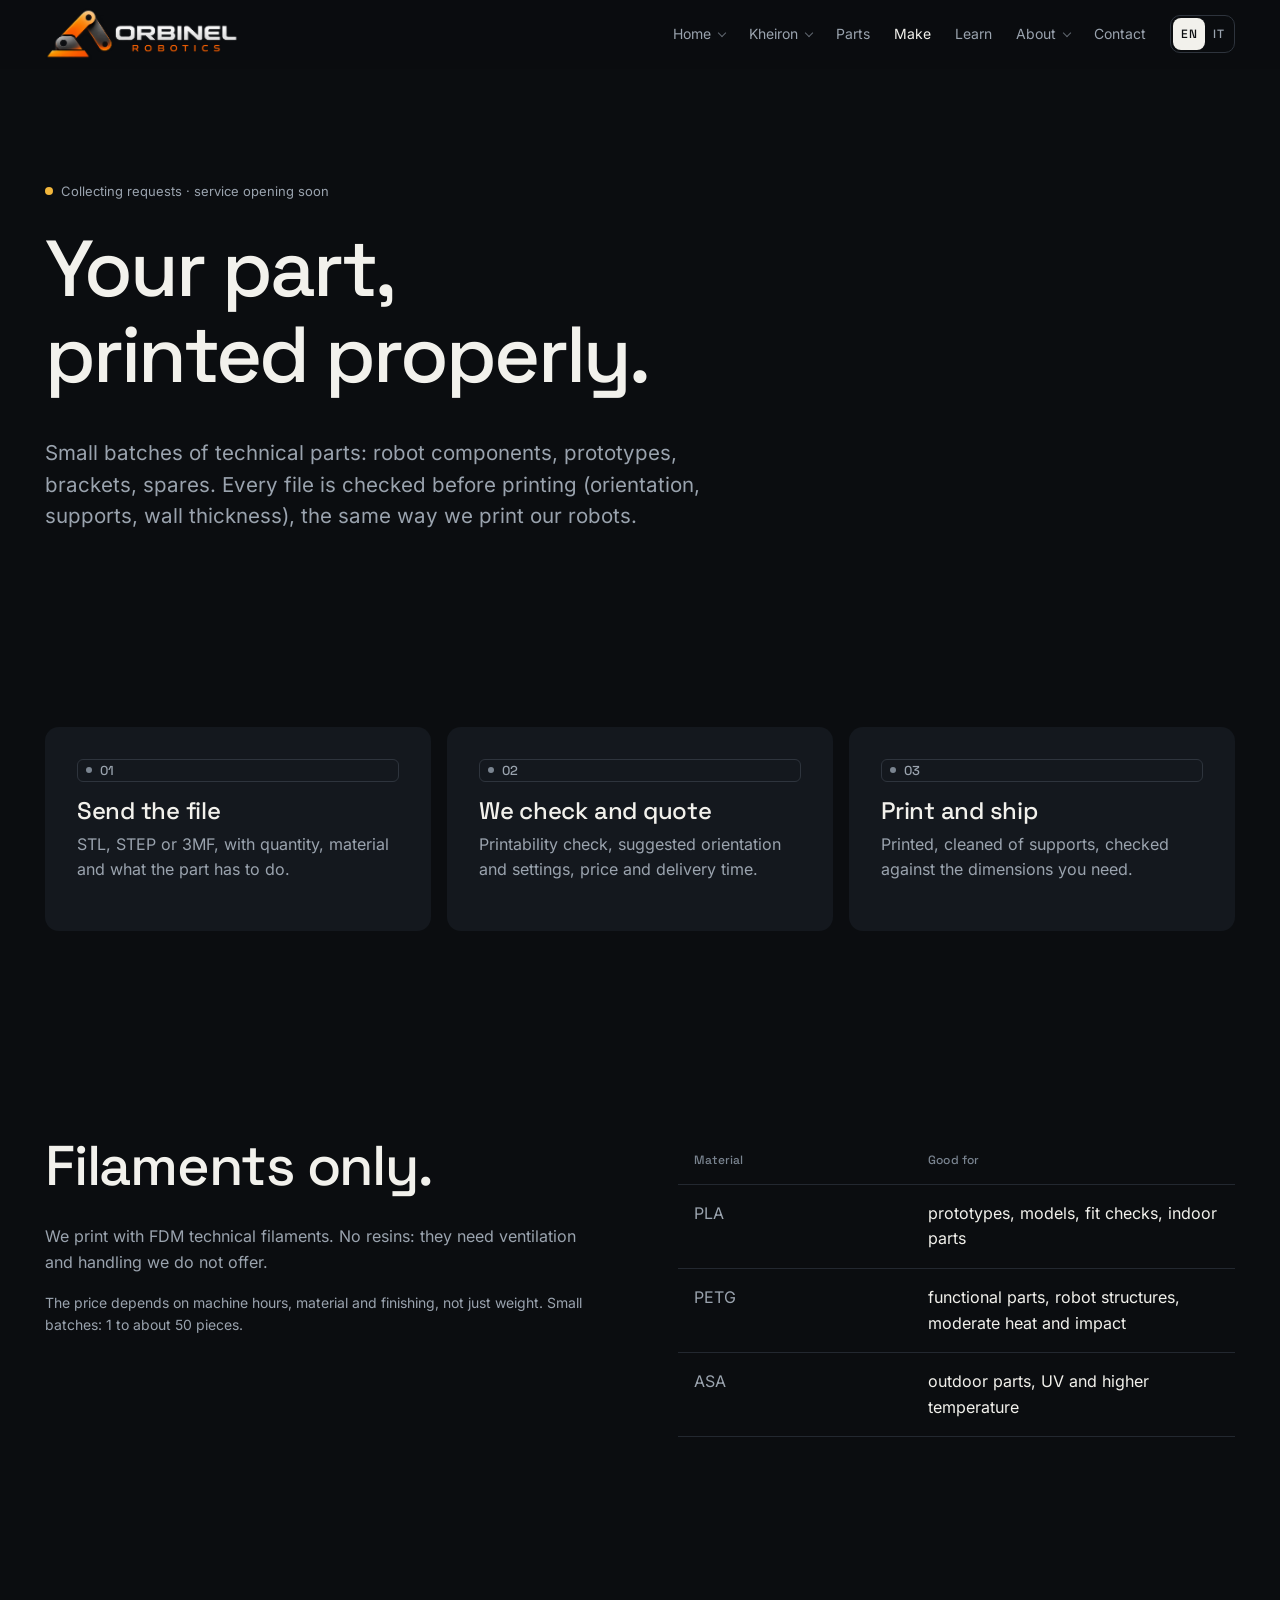
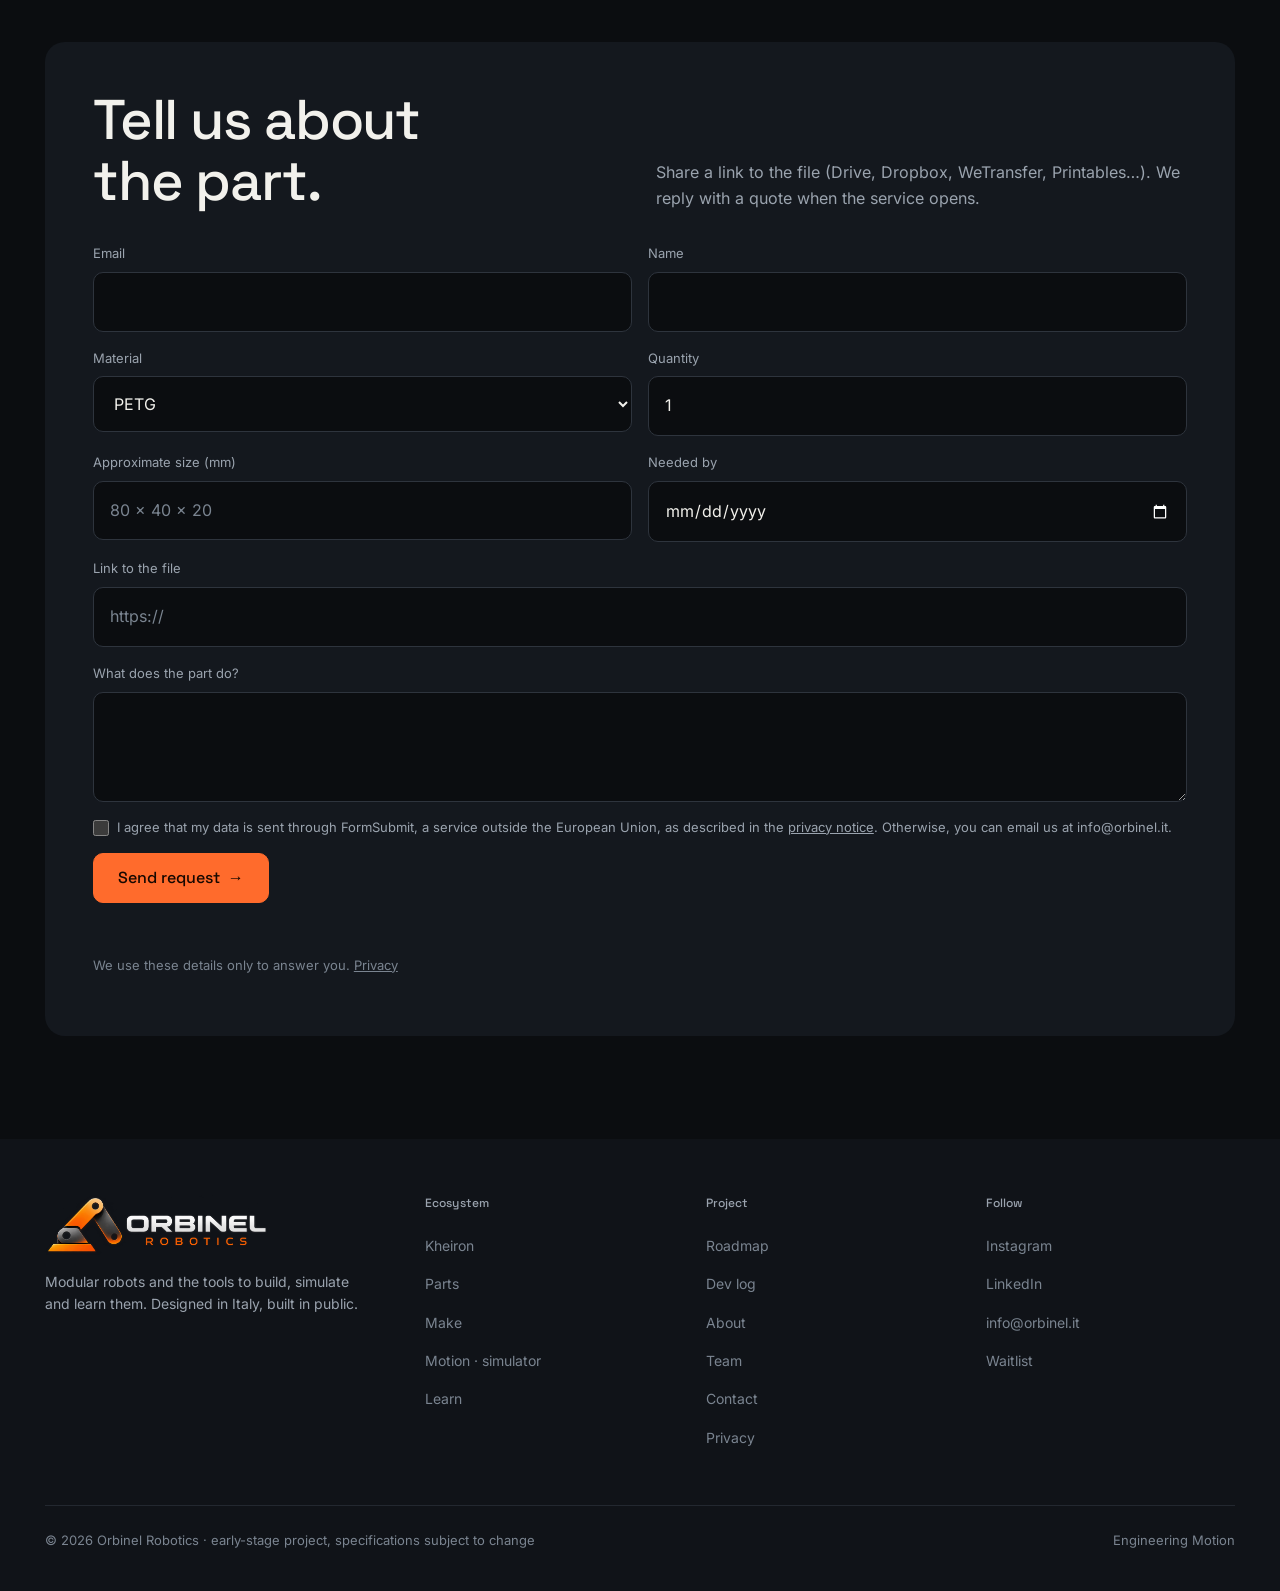
<file: make.html>
<!doctype html>
<html lang="en" data-lingua="en">
<head>
<meta charset="utf-8">
<meta name="viewport" content="width=device-width, initial-scale=1">
<title>Orbinel Make · On-demand 3D printing</title>
<meta name="titolo-en" content="Orbinel Make · On-demand 3D printing">
<meta name="titolo-it" content="Orbinel Make · Stampa 3D su richiesta">
<meta name="description" content="Small-batch 3D printing in PLA, PETG and ASA: robot parts, prototypes and technical spares, checked before printing.">
<link rel="canonical" href="https://orbinel.it/make.html">
<meta name="theme-color" content="#0B0D10">
<link rel="icon" href="brand/favicon.ico" sizes="any">
<link rel="icon" href="brand/favicon-32.png" type="image/png" sizes="32x32">
<link rel="apple-touch-icon" href="brand/icona-180.png">
<link rel="preload" href="fonts/space-grotesk-latin-500-normal.woff2" as="font" type="font/woff2" crossorigin>
<link rel="stylesheet" href="css/stile.css?v=ba872d6e">
</head>
<body>
<header class="barra">
  <div class="contenitore">
    <a class="logo" href="index.html" aria-label="Orbinel Robotics"><img src="brand/logo-web.png" alt="Orbinel Robotics" width="875" height="234"></a>
    <nav class="menu" aria-label="Principale">
      <div class="menu-voce">
        <a href="index.html"><span lang="en">Home</span><span lang="it">Home</span></a>
        <div class="tendina">
          <a href="index.html#kheiron"><span lang="en">First robot</span><span lang="it">Primo robot</span></a>
          <a href="index.html#motion"><span lang="en">Simulator</span><span lang="it">Simulatore</span></a>
          <a href="index.html#roadmap"><span lang="en">Roadmap</span><span lang="it">Roadmap</span></a>
        </div>
      </div>
      <div class="menu-voce">
        <a href="kheiron.html"><span lang="en">Kheiron</span><span lang="it">Kheiron</span></a>
        <div class="tendina">
          <a href="kheiron.html#specifiche"><span lang="en">Specifications</span><span lang="it">Specifiche</span></a>
          <a href="kheiron.html#livelli"><span lang="en">Ways to get it</span><span lang="it">Come averlo</span></a>
          <a href="kheiron.html#diario"><span lang="en">Dev log</span><span lang="it">Diario di sviluppo</span></a>
        </div>
      </div>
      <a href="parts.html"><span lang="en">Parts</span><span lang="it">Parts</span></a>
      <a href="make.html" aria-current="page"><span lang="en">Make</span><span lang="it">Make</span></a>
      <a href="learn.html"><span lang="en">Learn</span><span lang="it">Learn</span></a>
      <div class="menu-voce"><a href="chi-siamo.html"><span lang="en">About</span><span lang="it">Chi siamo</span></a><div class="tendina"><a href="squadra.html">Team</a></div></div>
      <a href="contatti.html"><span lang="en">Contact</span><span lang="it">Contatti</span></a>
      <div class="lingua" role="group" aria-label="Language"><button type="button" data-lingua="en">EN</button><button type="button" data-lingua="it">IT</button></div>
    </nav>
    <button class="hamburger" type="button" aria-label="Menu" aria-expanded="false"><span></span><span></span><span></span></button>
  </div>
</header>

<main>
  <section class="testata">
    <div class="griglia-sfondo"></div>
    <div class="contenitore" style="position:relative">
      <div>
        <div class="stato"><i></i><span lang="en">Collecting requests · service opening soon</span><span lang="it">Raccogliamo richieste · servizio in apertura</span></div>
        <h1><span lang="en">Your part,<br>printed properly.</span><span lang="it">Il tuo pezzo,<br>stampato bene.</span></h1>
        <p class="grande"><span lang="en">Small batches of technical parts: robot components, prototypes, brackets, spares. Every file is checked before printing (orientation, supports, wall thickness), the same way we print our robots.</span><span lang="it">Piccoli lotti di pezzi tecnici: componenti per robot, prototipi, staffe, ricambi. Ogni file viene controllato prima della stampa (orientamento, supporti, spessori), come facciamo per i nostri robot.</span></p>
      </div>
    </div>
  </section>

  <section class="sezione">
    <div class="contenitore">
      <div class="schede">
        <div class="scheda compare"><span class="etichetta">01</span><h2 class="titolo-scheda"><span lang="en">Send the file</span><span lang="it">Invia il file</span></h2><p><span lang="en">STL, STEP or 3MF, with quantity, material and what the part has to do.</span><span lang="it">STL, STEP o 3MF, con quantità, materiale e a cosa serve il pezzo.</span></p></div>
        <div class="scheda compare"><span class="etichetta">02</span><h2 class="titolo-scheda"><span lang="en">We check and quote</span><span lang="it">Controlliamo e quotiamo</span></h2><p><span lang="en">Printability check, suggested orientation and settings, price and delivery time.</span><span lang="it">Verifica di stampabilità, orientamento e impostazioni consigliate, prezzo e tempi.</span></p></div>
        <div class="scheda compare"><span class="etichetta">03</span><h2 class="titolo-scheda"><span lang="en">Print and ship</span><span lang="it">Stampa e spedizione</span></h2><p><span lang="en">Printed, cleaned of supports, checked against the dimensions you need.</span><span lang="it">Stampato, pulito dai supporti, controllato sulle quote che ti servono.</span></p></div>
      </div>
    </div>
  </section>

  <section class="sezione">
    <div class="contenitore dueColonne" style="align-items:start">
      <div class="compare">
        <h2><span lang="en">Filaments only.</span><span lang="it">Solo filamenti.</span></h2>
        <p><span lang="en">We print with FDM technical filaments. No resins: they need ventilation and handling we do not offer.</span><span lang="it">Stampiamo con filamenti tecnici FDM. Niente resine: richiedono ventilazione e manipolazione che non offriamo.</span></p>
        <p style="font-size:14px"><span lang="en">The price depends on machine hours, material and finishing, not just weight. Small batches: 1 to about 50 pieces.</span><span lang="it">Il prezzo dipende da ore macchina, materiale e finitura, non solo dal peso. Piccoli lotti: da 1 a circa 50 pezzi.</span></p>
      </div>
      <div class="scorre-x compare">
        <table class="tabella">
          <thead><tr><th><span lang="en">Material</span><span lang="it">Materiale</span></th><th><span lang="en">Good for</span><span lang="it">Adatto a</span></th></tr></thead>
          <tbody>
            <tr><td>PLA</td><td><span lang="en">prototypes, models, fit checks, indoor parts</span><span lang="it">prototipi, modelli, prove di montaggio, pezzi per interni</span></td></tr>
            <tr><td>PETG</td><td><span lang="en">functional parts, robot structures, moderate heat and impact</span><span lang="it">pezzi funzionali, strutture dei robot, calore e urti moderati</span></td></tr>
            <tr><td>ASA</td><td><span lang="en">outdoor parts, UV and higher temperature</span><span lang="it">pezzi per esterni, raggi UV e temperature più alte</span></td></tr>
          </tbody>
        </table>
      </div>
    </div>
  </section>

  <section class="sezione" id="richiesta">
    <div class="contenitore">
      <form class="modulo compare" data-modulo="make" novalidate>
        <input type="text" name="_honey" class="trappola" tabindex="-1" autocomplete="off" aria-hidden="true">
        <div class="intestazione" style="margin-bottom:32px">
          <div>
            <h2 style="margin:0"><span lang="en">Tell us about the part.</span><span lang="it">Raccontaci il pezzo.</span></h2>
          </div>
          <p><span lang="en">Share a link to the file (Drive, Dropbox, WeTransfer, Printables…). We reply with a quote when the service opens.</span><span lang="it">Condividi un link al file (Drive, Dropbox, WeTransfer, Printables…). Ti rispondiamo con un preventivo all'apertura del servizio.</span></p>
        </div>
        <div class="campi">
          <div class="campo"><label for="m-email">Email</label><input id="m-email" name="email" type="email" required autocomplete="email"></div>
          <div class="campo"><label for="m-nome"><span lang="en">Name</span><span lang="it">Nome</span></label><input id="m-nome" name="nome" type="text" autocomplete="name"></div>
          <div class="campo"><label for="m-mat"><span lang="en">Material</span><span lang="it">Materiale</span></label>
            <select id="m-mat" name="materiale"><option>PETG</option><option>PLA</option><option>ASA</option><option value="consiglio">?</option></select></div>
          <div class="campo"><label for="m-q"><span lang="en">Quantity</span><span lang="it">Quantità</span></label><input id="m-q" name="quantita" type="number" min="1" value="1"></div>
          <div class="campo"><label for="m-dim"><span lang="en">Approximate size (mm)</span><span lang="it">Dimensioni indicative (mm)</span></label><input id="m-dim" name="dimensioni" type="text" placeholder="80 × 40 × 20"></div>
          <div class="campo"><label for="m-data"><span lang="en">Needed by</span><span lang="it">Serve entro</span></label><input id="m-data" name="scadenza" type="date"></div>
          <div class="campo largo"><label for="m-file"><span lang="en">Link to the file</span><span lang="it">Link al file</span></label><input id="m-file" name="file" type="url" placeholder="https://"></div>
          <div class="campo largo"><label for="m-msg"><span lang="en">What does the part do?</span><span lang="it">A cosa serve il pezzo?</span></label><textarea id="m-msg" name="messaggio"></textarea></div>
        </div>
        <label class="consenso"><input type="checkbox" name="consenso_trasferimento" value="si"> <span lang="en">I agree that my data is sent through FormSubmit, a service outside the European Union, as described in the <a href="privacy.html">privacy notice</a>. Otherwise, you can email us at info@orbinel.it.</span><span lang="it">Acconsento al trasferimento dei miei dati tramite FormSubmit, un servizio fuori dall'Unione Europea, come descritto nell'<a href="privacy.html">informativa privacy</a>. In alternativa puoi scriverci a info@orbinel.it.</span></label>
        <div class="pulsanti" style="margin-top:16px"><button class="pulsante primario" type="submit"><span lang="en">Send request</span><span lang="it">Invia la richiesta</span> <span class="freccia">→</span></button></div>
        <p class="esito" role="status"></p>
        <p class="privacy"><span lang="en">We use these details only to answer you. <a href="privacy.html">Privacy</a></span><span lang="it">Usiamo questi dati solo per risponderti. <a href="privacy.html">Privacy</a></span></p>
      </form>
    </div>
  </section>
</main>
<footer class="piede-sito">
  <div class="contenitore">
    <div>
      <img src="brand/logo-web.png" alt="Orbinel Robotics" width="875" height="234" style="height:60px;width:auto;margin-bottom:16px">
      <p style="max-width:320px;font-size:14px"><span lang="en">Modular robots and the tools to build, simulate and learn them. Designed in Italy, built in public.</span><span lang="it">Robot modulari e gli strumenti per costruirli, simularli e impararli. Progettati in Italia, sviluppati in pubblico.</span></p>
    </div>
    <div>
      <h5><span lang="en">Ecosystem</span><span lang="it">Ecosistema</span></h5>
      <a href="kheiron.html">Kheiron</a>
      <a href="parts.html">Parts</a>
      <a href="make.html">Make</a>
      <a href="motion/"><span lang="en">Motion · simulator</span><span lang="it">Motion · simulatore</span></a>
      <a href="learn.html">Learn</a>
    </div>
    <div>
      <h5><span lang="en">Project</span><span lang="it">Progetto</span></h5>
      <a href="index.html#roadmap">Roadmap</a>
      <a href="kheiron.html#diario"><span lang="en">Dev log</span><span lang="it">Diario di sviluppo</span></a>
      <a href="chi-siamo.html"><span lang="en">About</span><span lang="it">Chi siamo</span></a>
      <a href="squadra.html">Team</a>
      <a href="contatti.html"><span lang="en">Contact</span><span lang="it">Contatti</span></a>
      <a href="privacy.html">Privacy</a>
    </div>
    <div>
      <h5><span lang="en">Follow</span><span lang="it">Seguici</span></h5>
      <a data-instagram href="#" rel="noopener">Instagram</a>
      <a href="https://www.linkedin.com/company/orbinel-robotics/" rel="noopener">LinkedIn</a>
      <a data-email href="#"></a>
      <a href="index.html#contatti"><span lang="en">Waitlist</span><span lang="it">Lista d'attesa</span></a>
    </div>
    <div class="fondo">
      <span>© <span data-anno>2026</span> Orbinel Robotics · <span lang="en">early-stage project, specifications subject to change</span><span lang="it">progetto in fase iniziale, specifiche soggette a modifiche</span></span>
      <span>Engineering Motion</span>
    </div>
  </div>
</footer>

<script src="js/config.js?v=3917c46d"></script>
<script src="js/sito.js?v=49b46c23"></script>
</body>
</html>
</file>
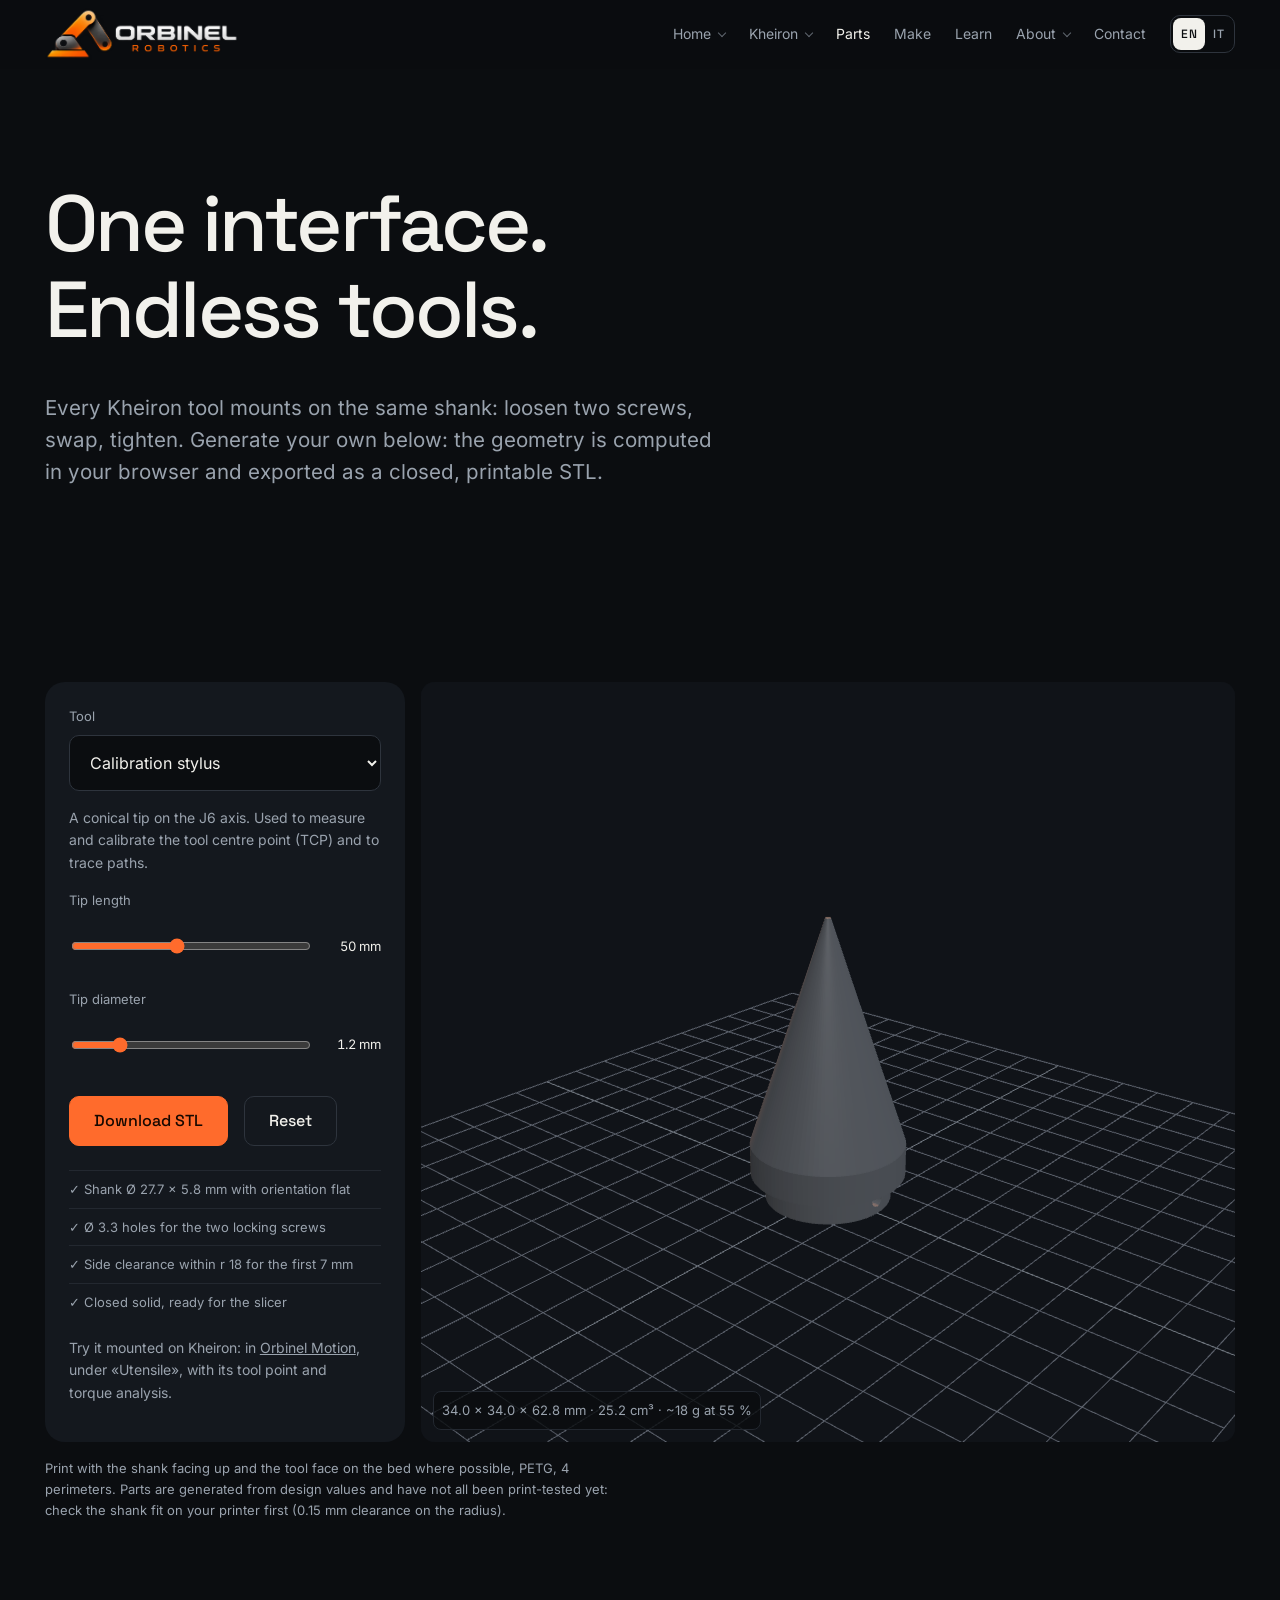
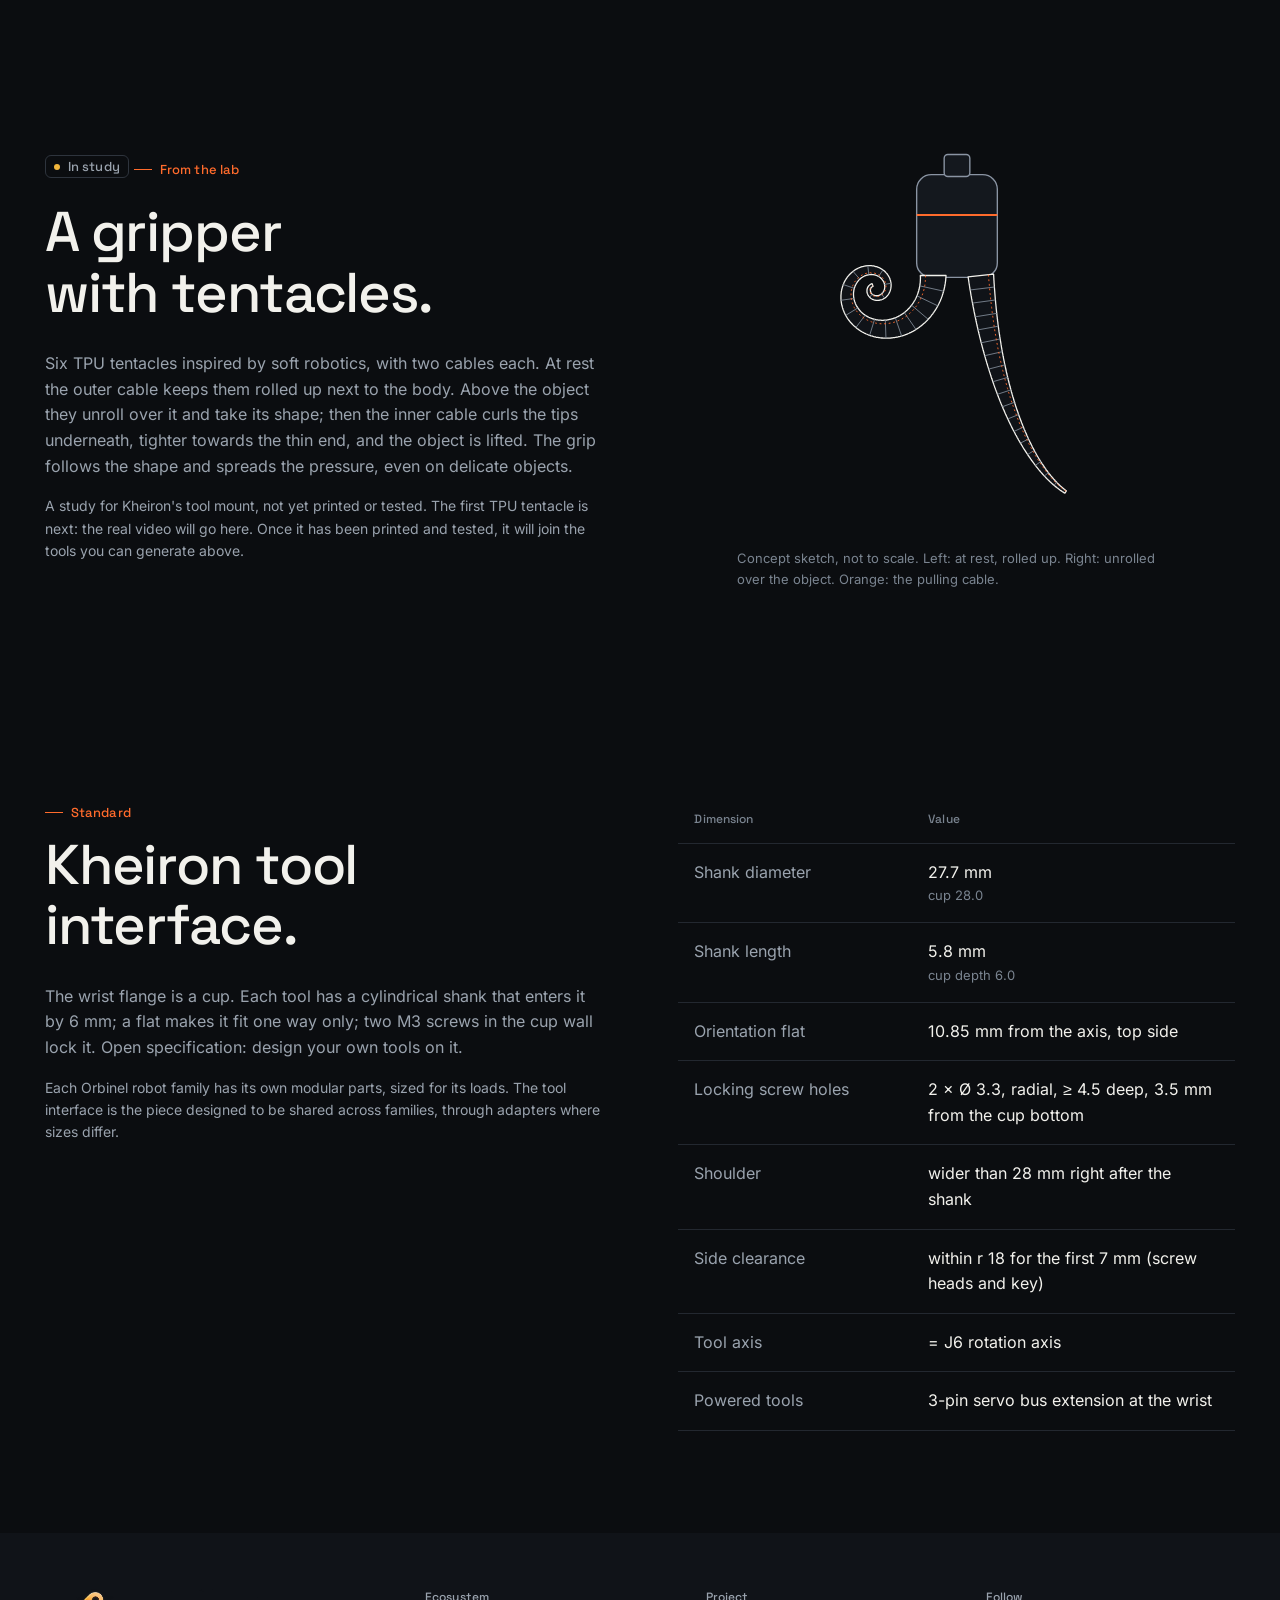
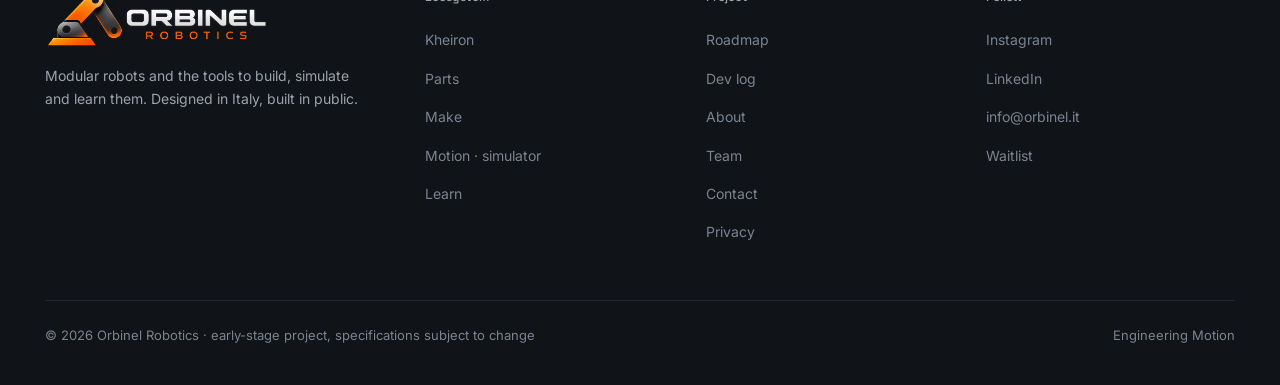
<file: parts.html>
<!doctype html>
<html lang="en" data-lingua="en">
<head>
<meta charset="utf-8">
<meta name="viewport" content="width=device-width, initial-scale=1">
<title>Orbinel Parts · Tool generator</title>
<meta name="titolo-en" content="Orbinel Parts · Tool generator">
<meta name="titolo-it" content="Orbinel Parts · Generatore di utensili">
<meta name="description" content="Interchangeable tools for Kheiron on a shared interface, and a parametric generator that exports printable STL files in the browser.">
<link rel="canonical" href="https://orbinel.it/parts.html">
<meta name="theme-color" content="#0B0D10">
<link rel="icon" href="brand/favicon.ico" sizes="any">
<link rel="icon" href="brand/favicon-32.png" type="image/png" sizes="32x32">
<link rel="apple-touch-icon" href="brand/icona-180.png">
<link rel="preload" href="fonts/space-grotesk-latin-500-normal.woff2" as="font" type="font/woff2" crossorigin>
<link rel="stylesheet" href="css/stile.css?v=ba872d6e">
</head>
<body>
<header class="barra">
  <div class="contenitore">
    <a class="logo" href="index.html" aria-label="Orbinel Robotics"><img src="brand/logo-web.png" alt="Orbinel Robotics" width="875" height="234"></a>
    <nav class="menu" aria-label="Principale">
      <div class="menu-voce">
        <a href="index.html"><span lang="en">Home</span><span lang="it">Home</span></a>
        <div class="tendina">
          <a href="index.html#kheiron"><span lang="en">First robot</span><span lang="it">Primo robot</span></a>
          <a href="index.html#motion"><span lang="en">Simulator</span><span lang="it">Simulatore</span></a>
          <a href="index.html#roadmap"><span lang="en">Roadmap</span><span lang="it">Roadmap</span></a>
        </div>
      </div>
      <div class="menu-voce">
        <a href="kheiron.html"><span lang="en">Kheiron</span><span lang="it">Kheiron</span></a>
        <div class="tendina">
          <a href="kheiron.html#specifiche"><span lang="en">Specifications</span><span lang="it">Specifiche</span></a>
          <a href="kheiron.html#livelli"><span lang="en">Ways to get it</span><span lang="it">Come averlo</span></a>
          <a href="kheiron.html#diario"><span lang="en">Dev log</span><span lang="it">Diario di sviluppo</span></a>
        </div>
      </div>
      <a href="parts.html" aria-current="page"><span lang="en">Parts</span><span lang="it">Parts</span></a>
      <a href="make.html"><span lang="en">Make</span><span lang="it">Make</span></a>
      <a href="learn.html"><span lang="en">Learn</span><span lang="it">Learn</span></a>
      <div class="menu-voce"><a href="chi-siamo.html"><span lang="en">About</span><span lang="it">Chi siamo</span></a><div class="tendina"><a href="squadra.html">Team</a></div></div>
      <a href="contatti.html"><span lang="en">Contact</span><span lang="it">Contatti</span></a>
      <div class="lingua" role="group" aria-label="Language"><button type="button" data-lingua="en">EN</button><button type="button" data-lingua="it">IT</button></div>
    </nav>
    <button class="hamburger" type="button" aria-label="Menu" aria-expanded="false"><span></span><span></span><span></span></button>
  </div>
</header>

<main>
  <section class="testata">
    <div class="griglia-sfondo"></div>
    <div class="contenitore" style="position:relative">
      <div>
        <h1><span lang="en">One interface.<br>Endless tools.</span><span lang="it">Un attacco.<br>Infiniti utensili.</span></h1>
        <p class="grande"><span lang="en">Every Kheiron tool mounts on the same shank: loosen two screws, swap, tighten. Generate your own below: the geometry is computed in your browser and exported as a closed, printable STL.</span><span lang="it">Ogni utensile di Kheiron si monta sullo stesso codolo: allenti due viti, cambi, stringi. Generane uno qui sotto: la geometria viene calcolata nel tuo browser ed esportata come STL chiuso e stampabile.</span></p>
      </div>
    </div>
  </section>

  <section class="sezione" id="generatore">
    <div class="contenitore">
      <div class="generatore">
        <div class="modulo" style="padding:24px">
          <div class="campo"><label for="sceltaUtensile"><span lang="en">Tool</span><span lang="it">Utensile</span></label><select id="sceltaUtensile"></select></div>
          <p id="descrizioneUtensile" style="font-size:14px;margin:16px 0 16px"></p>
          <div id="parametri" style="display:grid;gap:16px"></div>
          <div class="pulsanti" style="margin-top:24px">
            <button class="pulsante primario" id="scaricaParts" type="button" disabled><span lang="en">Download STL</span><span lang="it">Scarica STL</span></button>
            <button class="pulsante" id="azzeraParts" type="button"><span lang="en">Reset</span><span lang="it">Valori iniziali</span></button>
          </div>
          <ul id="controlliParts" class="controlli"></ul>
          <p style="font-size:14px;margin-top:16px"><span lang="en">Try it mounted on Kheiron: in <a href="motion/">Orbinel Motion</a>, under «Utensile», with its tool point and torque analysis.</span><span lang="it">Provalo montato su Kheiron: in <a href="motion/">Orbinel Motion</a>, sotto «Utensile», con il suo punto utensile e l'analisi delle coppie.</span></p>
        </div>
        <div class="vista" id="vistaParts"><div class="info" id="infoParts">…</div></div>
      </div>
      <p style="font-size:13px;margin-top:16px"><span lang="en">Print with the shank facing up and the tool face on the bed where possible, PETG, 4 perimeters. Parts are generated from design values and have not all been print-tested yet: check the shank fit on your printer first (0.15 mm clearance on the radius).</span><span lang="it">Stampa con il codolo verso l'alto e la faccia dell'utensile sul piano dove possibile, PETG, 4 perimetri. I pezzi sono generati dalle quote di progetto e non sono ancora tutti provati in stampa: verifica prima l'accoppiamento del codolo sulla tua stampante (0,15 mm di gioco sul raggio).</span></p>
    </div>
  </section>

  <section class="sezione" id="tentacoli">
    <div class="contenitore dueColonne">
      <div class="compare">
        <span class="etichetta sviluppo" style="margin-bottom:24px"><span lang="en">In study</span><span lang="it">In fase di studio</span></span>
        <div class="occhiello"><span lang="en">From the lab</span><span lang="it">Dal laboratorio</span></div>
        <h2><span lang="en">A gripper with tentacles.</span><span lang="it">Una pinza a tentacoli.</span></h2>
        <p><span lang="en">Six TPU tentacles inspired by soft robotics, with two cables each. At rest the outer cable keeps them rolled up next to the body. Above the object they unroll over it and take its shape; then the inner cable curls the tips underneath, tighter towards the thin end, and the object is lifted. The grip follows the shape and spreads the pressure, even on delicate objects.</span><span lang="it">Sei tentacoli in TPU ispirati alla robotica morbida, con due cavi ciascuno. A riposo il cavo esterno li tiene arrotolati accanto al corpo. Sopra l'oggetto si srotolano appoggiandosi e ne prendono la forma; poi il cavo interno arrotola le punte sotto, sempre più strette verso l'estremità sottile, e l'oggetto si solleva. La presa segue la forma e distribuisce la pressione, anche su oggetti delicati.</span></p>
        <p style="font-size:14px"><span lang="en">A study for Kheiron's tool mount, not yet printed or tested. The first TPU tentacle is next: the real video will go here. Once it has been printed and tested, it will join the tools you can generate above.</span><span lang="it">Uno studio per l'attacco utensile di Kheiron, non ancora stampato né provato. Il prossimo passo è il primo tentacolo in TPU: qui ci sarà il video vero. Quando sarà stampata e provata, entrerà tra gli utensili da generare qui sopra.</span></p>
      </div>
      <figure class="schema-fig compare">
        <svg class="schema-tentacoli" viewBox="0 0 480 430" role="img" aria-labelledby="schema-t">
  <title id="schema-t">Concept sketch: at rest the tentacle is rolled up, when gripping it unrolls / Schema: a riposo il tentacolo è arrotolato, in presa si srotola</title>
  <rect x="196" y="40" width="88" height="112" rx="16" fill="var(--superficie)" stroke="var(--acciaio)" stroke-width="1.5"/>
  <path d="M196 84 H284" stroke="var(--arancio)" stroke-width="2"/>
  <rect x="226" y="18" width="28" height="24" rx="4" fill="var(--superficie)" stroke="var(--acciaio)" stroke-width="1.5"/>
  <g fill="var(--bg2)" stroke="var(--testo)" stroke-width="1.4" stroke-linejoin="round">
    <path d="M200.0 150.0 L200.0 150.5 L200.0 151.0 L200.1 151.5 L200.1 152.1 L200.1 152.6 L200.1 153.1 L200.1 153.6 L200.1 154.1 L200.0 154.6 L200.0 155.2 L200.0 155.7 L200.0 156.2 L199.9 156.7 L199.9 157.2 L199.9 157.7 L199.8 158.2 L199.7 158.7 L199.7 159.3 L199.6 159.8 L199.5 160.3 L199.5 160.8 L199.4 161.3 L199.3 161.8 L199.2 162.3 L199.1 162.8 L199.0 163.3 L198.9 163.8 L198.8 164.3 L198.7 164.8 L198.6 165.3 L198.4 165.8 L198.3 166.3 L198.2 166.8 L198.0 167.3 L197.9 167.8 L197.7 168.3 L197.5 168.8 L197.4 169.3 L197.2 169.8 L197.0 170.2 L196.9 170.7 L196.7 171.2 L196.5 171.7 L196.3 172.2 L196.1 172.6 L195.9 173.1 L195.7 173.6 L195.5 174.1 L195.2 174.5 L195.0 175.0 L194.8 175.4 L194.5 175.9 L194.3 176.4 L194.1 176.8 L193.8 177.3 L193.5 177.7 L193.3 178.1 L193.0 178.6 L192.7 179.0 L192.5 179.5 L192.2 179.9 L191.9 180.3 L191.6 180.7 L191.3 181.2 L191.0 181.6 L190.7 182.0 L190.4 182.4 L190.1 182.8 L189.8 183.2 L189.5 183.6 L189.1 184.0 L188.8 184.4 L188.5 184.8 L188.1 185.2 L187.8 185.6 L187.4 185.9 L187.1 186.3 L186.7 186.7 L186.3 187.0 L186.0 187.4 L185.6 187.8 L185.2 188.1 L184.8 188.5 L184.5 188.8 L184.1 189.1 L183.7 189.5 L183.3 189.8 L182.9 190.1 L182.5 190.4 L182.1 190.8 L181.7 191.1 L181.2 191.4 L180.8 191.7 L180.4 192.0 L180.0 192.2 L179.5 192.5 L179.1 192.8 L178.7 193.1 L178.2 193.3 L177.8 193.6 L177.3 193.9 L176.9 194.1 L176.4 194.3 L176.0 194.6 L175.5 194.8 L175.1 195.0 L174.6 195.3 L174.1 195.5 L173.7 195.7 L173.2 195.9 L172.7 196.1 L172.2 196.3 L171.8 196.5 L171.3 196.6 L170.8 196.8 L170.3 197.0 L169.8 197.1 L169.3 197.3 L168.8 197.4 L168.3 197.6 L167.8 197.7 L167.3 197.8 L166.8 197.9 L166.3 198.0 L165.8 198.1 L165.3 198.2 L164.8 198.3 L164.3 198.4 L163.8 198.5 L163.3 198.6 L162.8 198.6 L162.3 198.7 L161.8 198.7 L161.3 198.8 L160.8 198.8 L160.2 198.8 L159.7 198.9 L159.2 198.9 L158.7 198.9 L158.2 198.9 L157.7 198.9 L157.2 198.8 L156.6 198.8 L156.1 198.8 L155.6 198.7 L155.1 198.7 L154.6 198.6 L154.1 198.6 L153.6 198.5 L153.1 198.4 L152.6 198.4 L152.1 198.3 L151.6 198.2 L151.1 198.1 L150.6 197.9 L150.1 197.8 L149.6 197.7 L149.1 197.6 L148.6 197.4 L148.1 197.3 L147.6 197.1 L147.1 196.9 L146.6 196.8 L146.2 196.6 L145.7 196.4 L145.2 196.2 L144.7 196.0 L144.3 195.8 L143.8 195.6 L143.3 195.3 L142.9 195.1 L142.4 194.9 L142.0 194.6 L141.5 194.4 L141.1 194.1 L140.7 193.8 L140.2 193.6 L139.8 193.3 L139.4 193.0 L139.0 192.7 L138.5 192.4 L138.1 192.1 L137.7 191.8 L137.3 191.4 L137.0 191.1 L136.6 190.8 L136.2 190.4 L135.8 190.1 L135.4 189.7 L135.1 189.3 L134.7 189.0 L134.4 188.6 L134.0 188.2 L133.7 187.8 L133.4 187.4 L133.1 187.0 L132.7 186.6 L132.4 186.2 L132.1 185.8 L131.8 185.4 L131.6 185.0 L131.3 184.5 L131.0 184.1 L130.7 183.7 L130.5 183.2 L130.2 182.8 L130.0 182.3 L129.8 181.9 L129.6 181.4 L129.3 180.9 L129.1 180.5 L129.0 180.0 L128.8 179.5 L128.6 179.0 L128.4 178.6 L128.3 178.1 L128.1 177.6 L128.0 177.1 L127.9 176.6 L127.7 176.1 L127.6 175.6 L127.5 175.1 L127.4 174.6 L127.4 174.1 L127.3 173.6 L127.2 173.1 L127.2 172.6 L127.2 172.1 L127.1 171.5 L127.1 171.0 L127.1 170.5 L127.1 170.0 L127.1 169.5 L127.1 169.0 L127.2 168.5 L127.2 168.0 L127.3 167.5 L127.4 167.0 L127.4 166.5 L127.5 166.0 L127.6 165.5 L127.7 165.0 L127.9 164.5 L128.0 164.0 L128.1 163.5 L128.3 163.0 L128.5 162.5 L128.6 162.0 L128.8 161.6 L129.0 161.1 L129.2 160.6 L129.5 160.2 L129.7 159.7 L129.9 159.3 L130.2 158.8 L130.4 158.4 L130.7 158.0 L131.0 157.5 L131.3 157.1 L131.6 156.7 L131.9 156.3 L132.2 155.9 L132.5 155.5 L132.9 155.1 L133.2 154.8 L133.6 154.4 L134.0 154.1 L134.3 153.7 L134.7 153.4 L135.1 153.1 L135.5 152.7 L135.9 152.4 L136.3 152.2 L136.8 151.9 L137.2 151.6 L137.6 151.3 L138.1 151.1 L138.5 150.9 L139.0 150.6 L139.4 150.4 L139.9 150.2 L140.4 150.1 L140.9 149.9 L141.3 149.7 L141.8 149.6 L142.3 149.5 L142.8 149.3 L143.3 149.2 L143.8 149.2 L144.3 149.1 L144.8 149.0 L145.3 149.0 L145.8 149.0 L146.3 148.9 L146.8 148.9 L147.3 149.0 L147.8 149.0 L148.4 149.0 L148.9 149.1 L149.4 149.2 L149.8 149.3 L150.3 149.4 L150.8 149.5 L151.3 149.7 L151.8 149.8 L152.3 150.0 L152.7 150.2 L153.2 150.4 L153.7 150.6 L154.1 150.8 L154.5 151.1 L155.0 151.4 L155.4 151.6 L155.8 151.9 L156.2 152.2 L156.6 152.6 L157.0 152.9 L157.3 153.2 L157.7 153.6 L158.0 154.0 L158.3 154.4 L158.6 154.8 L158.9 155.2 L159.2 155.6 L159.5 156.0 L159.7 156.5 L160.0 156.9 L160.2 157.4 L160.4 157.8 L160.5 158.3 L160.7 158.8 L160.8 159.3 L160.9 159.7 L161.0 160.2 L161.1 160.7 L161.1 161.2 L161.2 161.7 L161.2 162.2 L161.2 162.7 L161.1 163.2 L161.1 163.7 L161.0 164.2 L160.9 164.7 L160.8 165.2 L160.6 165.7 L160.4 166.1 L160.2 166.6 L160.0 167.0 L159.8 167.5 L159.5 167.9 L159.3 168.3 L159.0 168.7 L158.6 169.1 L158.3 169.5 L157.9 169.8 L157.6 170.1 L157.2 170.4 L156.8 170.7 L156.3 171.0 L155.9 171.2 L155.5 171.4 L155.0 171.6 L154.5 171.8 L154.1 171.9 L153.6 172.0 L153.1 172.1 L152.6 172.1 L152.1 172.1 L151.6 172.1 L151.1 172.0 L150.6 171.9 L150.2 171.8 L149.7 171.7 L149.2 171.5 L148.8 171.3 L148.4 171.0 L148.0 170.8 L147.6 170.4 L147.2 170.1 L146.9 169.8 L146.6 169.4 L146.3 169.0 L146.1 168.6 L145.9 168.1 L145.8 167.7 L145.6 167.2 L145.6 166.7 L145.5 166.2 L145.5 165.8 L145.6 165.3 L145.7 164.8 L145.8 164.4 L146.0 163.9 L146.2 163.5 L146.5 163.1 L146.8 162.8 L147.2 162.5 L147.5 162.2 L148.0 162.0 L148.4 161.8 L147.4 159.0 L146.6 159.2 L145.8 159.6 L145.1 160.0 L144.5 160.5 L143.9 161.1 L143.4 161.7 L142.9 162.4 L142.5 163.2 L142.2 163.9 L142.0 164.7 L141.8 165.5 L141.8 166.3 L141.8 167.2 L141.8 168.0 L142.0 168.8 L142.2 169.6 L142.5 170.3 L142.8 171.1 L143.2 171.8 L143.7 172.5 L144.2 173.1 L144.7 173.7 L145.3 174.3 L145.9 174.8 L146.6 175.3 L147.3 175.7 L148.0 176.0 L148.8 176.4 L149.5 176.6 L150.3 176.8 L151.1 177.0 L151.9 177.1 L152.7 177.2 L153.5 177.2 L154.3 177.1 L155.1 177.0 L155.9 176.9 L156.7 176.7 L157.5 176.5 L158.3 176.2 L159.0 175.9 L159.7 175.5 L160.4 175.1 L161.1 174.7 L161.7 174.2 L162.4 173.7 L163.0 173.2 L163.5 172.6 L164.1 172.0 L164.6 171.4 L165.1 170.7 L165.5 170.1 L165.9 169.4 L166.3 168.7 L166.6 167.9 L166.9 167.2 L167.2 166.4 L167.4 165.7 L167.6 164.9 L167.8 164.1 L167.9 163.3 L168.0 162.5 L168.1 161.7 L168.1 160.9 L168.1 160.1 L168.1 159.3 L168.0 158.5 L167.9 157.7 L167.8 156.9 L167.6 156.2 L167.4 155.4 L167.1 154.6 L166.9 153.9 L166.6 153.1 L166.3 152.4 L165.9 151.7 L165.5 151.0 L165.1 150.3 L164.7 149.6 L164.2 149.0 L163.8 148.3 L163.3 147.7 L162.7 147.1 L162.2 146.5 L161.6 146.0 L161.1 145.4 L160.5 144.9 L159.8 144.4 L159.2 143.9 L158.5 143.4 L157.9 143.0 L157.2 142.6 L156.5 142.2 L155.8 141.8 L155.1 141.5 L154.3 141.2 L153.6 140.9 L152.9 140.6 L152.1 140.4 L151.3 140.2 L150.6 140.0 L149.8 139.8 L149.0 139.6 L148.2 139.5 L147.4 139.4 L146.6 139.3 L145.9 139.3 L145.1 139.2 L144.3 139.2 L143.5 139.2 L142.7 139.3 L141.9 139.3 L141.1 139.4 L140.3 139.5 L139.5 139.7 L138.7 139.8 L138.0 140.0 L137.2 140.2 L136.4 140.4 L135.7 140.6 L134.9 140.9 L134.2 141.2 L133.4 141.5 L132.7 141.8 L132.0 142.1 L131.3 142.5 L130.6 142.8 L129.9 143.2 L129.2 143.6 L128.5 144.1 L127.9 144.5 L127.2 145.0 L126.6 145.5 L126.0 145.9 L125.4 146.5 L124.8 147.0 L124.2 147.5 L123.6 148.1 L123.1 148.6 L122.5 149.2 L122.0 149.8 L121.5 150.4 L121.0 151.0 L120.5 151.6 L120.0 152.3 L119.6 152.9 L119.1 153.6 L118.7 154.3 L118.3 154.9 L117.9 155.6 L117.5 156.3 L117.2 157.0 L116.8 157.7 L116.5 158.5 L116.2 159.2 L115.9 159.9 L115.6 160.7 L115.4 161.4 L115.1 162.2 L114.9 162.9 L114.7 163.7 L114.5 164.4 L114.3 165.2 L114.1 166.0 L114.0 166.8 L113.8 167.5 L113.7 168.3 L113.6 169.1 L113.6 169.9 L113.5 170.7 L113.4 171.5 L113.4 172.3 L113.4 173.1 L113.4 173.9 L113.4 174.6 L113.4 175.4 L113.5 176.2 L113.5 177.0 L113.6 177.8 L113.7 178.6 L113.8 179.4 L113.9 180.1 L114.1 180.9 L114.2 181.7 L114.4 182.5 L114.6 183.2 L114.8 184.0 L115.0 184.8 L115.2 185.5 L115.5 186.3 L115.7 187.0 L116.0 187.8 L116.3 188.5 L116.6 189.2 L116.9 190.0 L117.2 190.7 L117.5 191.4 L117.9 192.1 L118.2 192.8 L118.6 193.5 L119.0 194.2 L119.4 194.9 L119.8 195.5 L120.2 196.2 L120.7 196.9 L121.1 197.5 L121.6 198.2 L122.0 198.8 L122.5 199.4 L123.0 200.0 L123.5 200.7 L124.0 201.3 L124.6 201.9 L125.1 202.4 L125.6 203.0 L126.2 203.6 L126.7 204.1 L127.3 204.7 L127.9 205.2 L128.5 205.7 L129.1 206.3 L129.7 206.8 L130.3 207.3 L130.9 207.8 L131.5 208.2 L132.2 208.7 L132.8 209.2 L133.5 209.6 L134.1 210.0 L134.8 210.5 L135.5 210.9 L136.1 211.3 L136.8 211.7 L137.5 212.1 L138.2 212.4 L138.9 212.8 L139.6 213.1 L140.3 213.5 L141.0 213.8 L141.8 214.1 L142.5 214.4 L143.2 214.7 L144.0 215.0 L144.7 215.3 L145.4 215.5 L146.2 215.8 L146.9 216.0 L147.7 216.2 L148.5 216.5 L149.2 216.7 L150.0 216.9 L150.8 217.0 L151.5 217.2 L152.3 217.4 L153.1 217.5 L153.8 217.6 L154.6 217.8 L155.4 217.9 L156.2 218.0 L157.0 218.1 L157.8 218.2 L158.5 218.2 L159.3 218.3 L160.1 218.3 L160.9 218.4 L161.7 218.4 L162.5 218.4 L163.3 218.4 L164.0 218.4 L164.8 218.4 L165.6 218.3 L166.4 218.3 L167.2 218.3 L168.0 218.2 L168.8 218.1 L169.5 218.0 L170.3 217.9 L171.1 217.8 L171.9 217.7 L172.7 217.6 L173.4 217.5 L174.2 217.3 L175.0 217.2 L175.8 217.0 L176.5 216.8 L177.3 216.6 L178.1 216.4 L178.8 216.2 L179.6 216.0 L180.3 215.8 L181.1 215.5 L181.8 215.3 L182.6 215.0 L183.3 214.8 L184.0 214.5 L184.8 214.2 L185.5 213.9 L186.2 213.6 L187.0 213.3 L187.7 213.0 L188.4 212.6 L189.1 212.3 L189.8 212.0 L190.5 211.6 L191.2 211.2 L191.9 210.9 L192.6 210.5 L193.3 210.1 L194.0 209.7 L194.6 209.3 L195.3 208.9 L196.0 208.4 L196.6 208.0 L197.3 207.6 L197.9 207.1 L198.6 206.7 L199.2 206.2 L199.8 205.7 L200.4 205.2 L201.1 204.8 L201.7 204.3 L202.3 203.8 L202.9 203.3 L203.5 202.7 L204.1 202.2 L204.7 201.7 L205.2 201.2 L205.8 200.6 L206.4 200.1 L206.9 199.5 L207.5 199.0 L208.0 198.4 L208.6 197.8 L209.1 197.2 L209.6 196.6 L210.1 196.1 L210.7 195.5 L211.2 194.9 L211.7 194.2 L212.1 193.6 L212.6 193.0 L213.1 192.4 L213.6 191.8 L214.0 191.1 L214.5 190.5 L214.9 189.8 L215.4 189.2 L215.8 188.5 L216.3 187.9 L216.7 187.2 L217.1 186.5 L217.5 185.9 L217.9 185.2 L218.3 184.5 L218.7 183.8 L219.0 183.1 L219.4 182.4 L219.8 181.7 L220.1 181.0 L220.5 180.3 L220.8 179.6 L221.1 178.9 L221.5 178.2 L221.8 177.5 L222.1 176.7 L222.4 176.0 L222.7 175.3 L223.0 174.5 L223.2 173.8 L223.5 173.1 L223.8 172.3 L224.0 171.6 L224.3 170.8 L224.5 170.1 L224.7 169.3 L225.0 168.6 L225.2 167.8 L225.4 167.1 L225.6 166.3 L225.8 165.5 L226.0 164.8 L226.1 164.0 L226.3 163.2 L226.5 162.5 L226.6 161.7 L226.8 160.9 L226.9 160.2 L227.0 159.4 L227.2 158.6 L227.3 157.8 L227.4 157.0 L227.5 156.3 L227.6 155.5 L227.7 154.7 L227.7 153.9 L227.8 153.1 L227.9 152.4 L227.9 151.6 L228.0 150.8 L228.0 150.0 Z"/><path d="M252.1 151.4 L252.2 152.1 L252.3 152.7 L252.4 153.4 L252.5 154.0 L252.6 154.7 L252.7 155.3 L252.8 156.0 L252.9 156.6 L253.0 157.3 L253.1 157.9 L253.2 158.6 L253.3 159.2 L253.4 159.9 L253.5 160.6 L253.6 161.2 L253.7 161.9 L253.8 162.5 L253.9 163.2 L254.0 163.8 L254.1 164.5 L254.2 165.1 L254.3 165.8 L254.5 166.4 L254.6 167.1 L254.7 167.7 L254.8 168.4 L254.9 169.0 L255.0 169.7 L255.1 170.4 L255.2 171.0 L255.3 171.7 L255.5 172.3 L255.6 173.0 L255.7 173.6 L255.8 174.3 L255.9 174.9 L256.0 175.6 L256.2 176.2 L256.3 176.9 L256.4 177.5 L256.5 178.2 L256.6 178.8 L256.8 179.5 L256.9 180.1 L257.0 180.8 L257.1 181.4 L257.3 182.1 L257.4 182.7 L257.5 183.4 L257.6 184.0 L257.8 184.7 L257.9 185.3 L258.0 186.0 L258.1 186.6 L258.3 187.3 L258.4 187.9 L258.5 188.6 L258.6 189.2 L258.8 189.9 L258.9 190.5 L259.0 191.2 L259.2 191.8 L259.3 192.5 L259.4 193.1 L259.6 193.8 L259.7 194.4 L259.8 195.1 L260.0 195.7 L260.1 196.4 L260.3 197.0 L260.4 197.7 L260.5 198.3 L260.7 198.9 L260.8 199.6 L260.9 200.2 L261.1 200.9 L261.2 201.5 L261.4 202.2 L261.5 202.8 L261.7 203.5 L261.8 204.1 L261.9 204.8 L262.1 205.4 L262.2 206.1 L262.4 206.7 L262.5 207.4 L262.7 208.0 L262.8 208.6 L263.0 209.3 L263.1 209.9 L263.3 210.6 L263.4 211.2 L263.6 211.9 L263.7 212.5 L263.9 213.2 L264.0 213.8 L264.2 214.4 L264.4 215.1 L264.5 215.7 L264.7 216.4 L264.8 217.0 L265.0 217.7 L265.1 218.3 L265.3 218.9 L265.5 219.6 L265.6 220.2 L265.8 220.9 L265.9 221.5 L266.1 222.2 L266.3 222.8 L266.4 223.4 L266.6 224.1 L266.8 224.7 L266.9 225.4 L267.1 226.0 L267.3 226.6 L267.4 227.3 L267.6 227.9 L267.8 228.6 L267.9 229.2 L268.1 229.8 L268.3 230.5 L268.5 231.1 L268.6 231.8 L268.8 232.4 L269.0 233.0 L269.2 233.7 L269.3 234.3 L269.5 235.0 L269.7 235.6 L269.9 236.2 L270.0 236.9 L270.2 237.5 L270.4 238.1 L270.6 238.8 L270.8 239.4 L271.0 240.1 L271.1 240.7 L271.3 241.3 L271.5 242.0 L271.7 242.6 L271.9 243.2 L272.1 243.9 L272.3 244.5 L272.4 245.1 L272.6 245.8 L272.8 246.4 L273.0 247.0 L273.2 247.7 L273.4 248.3 L273.6 248.9 L273.8 249.6 L274.0 250.2 L274.2 250.8 L274.4 251.5 L274.6 252.1 L274.8 252.7 L275.0 253.4 L275.2 254.0 L275.4 254.6 L275.6 255.3 L275.8 255.9 L276.0 256.5 L276.2 257.1 L276.4 257.8 L276.6 258.4 L276.8 259.0 L277.0 259.7 L277.2 260.3 L277.4 260.9 L277.6 261.6 L277.8 262.2 L278.1 262.8 L278.3 263.4 L278.5 264.1 L278.7 264.7 L278.9 265.3 L279.1 265.9 L279.3 266.6 L279.6 267.2 L279.8 267.8 L280.0 268.4 L280.2 269.1 L280.4 269.7 L280.7 270.3 L280.9 270.9 L281.1 271.6 L281.3 272.2 L281.6 272.8 L281.8 273.4 L282.0 274.1 L282.2 274.7 L282.5 275.3 L282.7 275.9 L282.9 276.5 L283.2 277.2 L283.4 277.8 L283.6 278.4 L283.9 279.0 L284.1 279.6 L284.3 280.3 L284.6 280.9 L284.8 281.5 L285.0 282.1 L285.3 282.7 L285.5 283.3 L285.8 284.0 L286.0 284.6 L286.3 285.2 L286.5 285.8 L286.7 286.4 L287.0 287.0 L287.2 287.7 L287.5 288.3 L287.7 288.9 L288.0 289.5 L288.2 290.1 L288.5 290.7 L288.7 291.3 L289.0 291.9 L289.3 292.6 L289.5 293.2 L289.8 293.8 L290.0 294.4 L290.3 295.0 L290.5 295.6 L290.8 296.2 L291.1 296.8 L291.3 297.4 L291.6 298.0 L291.9 298.6 L292.1 299.2 L292.4 299.9 L292.7 300.5 L292.9 301.1 L293.2 301.7 L293.5 302.3 L293.8 302.9 L294.0 303.5 L294.3 304.1 L294.6 304.7 L294.9 305.3 L295.1 305.9 L295.4 306.5 L295.7 307.1 L296.0 307.7 L296.3 308.3 L296.5 308.9 L296.8 309.5 L297.1 310.1 L297.4 310.7 L297.7 311.3 L298.0 311.9 L298.3 312.5 L298.6 313.1 L298.9 313.7 L299.2 314.2 L299.4 314.8 L299.7 315.4 L300.0 316.0 L300.3 316.6 L300.6 317.2 L300.9 317.8 L301.2 318.4 L301.6 319.0 L301.9 319.6 L302.2 320.1 L302.5 320.7 L302.8 321.3 L303.1 321.9 L303.4 322.5 L303.7 323.1 L304.0 323.7 L304.3 324.2 L304.7 324.8 L305.0 325.4 L305.3 326.0 L305.6 326.6 L305.9 327.1 L306.3 327.7 L306.6 328.3 L306.9 328.9 L307.2 329.5 L307.6 330.0 L307.9 330.6 L308.2 331.2 L308.6 331.8 L308.9 332.3 L309.2 332.9 L309.6 333.5 L309.9 334.0 L310.2 334.6 L310.6 335.2 L310.9 335.7 L311.3 336.3 L311.6 336.9 L312.0 337.4 L312.3 338.0 L312.7 338.6 L313.0 339.1 L313.4 339.7 L313.7 340.3 L314.1 340.8 L314.4 341.4 L314.8 341.9 L315.1 342.5 L315.5 343.0 L315.9 343.6 L316.2 344.1 L316.6 344.7 L317.0 345.3 L317.3 345.8 L317.7 346.4 L318.1 346.9 L318.5 347.4 L318.8 348.0 L319.2 348.5 L319.6 349.1 L320.0 349.6 L320.4 350.2 L320.7 350.7 L321.1 351.3 L321.5 351.8 L321.9 352.3 L322.3 352.9 L322.7 353.4 L323.1 353.9 L323.5 354.5 L323.9 355.0 L324.3 355.5 L324.7 356.0 L325.1 356.6 L325.5 357.1 L325.9 357.6 L326.3 358.1 L326.7 358.7 L327.1 359.2 L327.5 359.7 L327.9 360.2 L328.4 360.7 L328.8 361.3 L329.2 361.8 L329.6 362.3 L330.1 362.8 L330.5 363.3 L330.9 363.8 L331.3 364.3 L331.8 364.8 L332.2 365.3 L332.6 365.8 L333.1 366.3 L333.5 366.8 L334.0 367.3 L334.4 367.8 L334.9 368.3 L335.3 368.8 L335.8 369.2 L336.2 369.7 L336.7 370.2 L337.1 370.7 L337.6 371.2 L338.1 371.6 L338.5 372.1 L339.0 372.6 L339.5 373.0 L340.0 373.5 L340.4 374.0 L340.9 374.4 L341.4 374.9 L341.9 375.3 L342.4 375.8 L342.8 376.2 L343.3 376.7 L343.8 377.1 L344.3 377.6 L344.8 378.0 L345.3 378.5 L345.8 378.9 L346.3 379.3 L346.8 379.7 L347.4 380.2 L347.9 380.6 L348.4 381.0 L348.9 381.4 L349.4 381.8 L350.0 382.2 L350.5 382.6 L351.0 383.0 L351.6 383.4 L352.1 383.8 L352.6 384.2 L353.2 384.6 L353.7 385.0 L354.3 385.3 L354.8 385.7 L355.4 386.1 L356.0 386.4 L356.5 386.8 L357.1 387.1 L357.7 387.4 L359.3 384.9 L358.8 384.6 L358.3 384.2 L357.8 383.8 L357.3 383.4 L356.8 383.0 L356.3 382.6 L355.8 382.2 L355.3 381.8 L354.8 381.4 L354.4 381.0 L353.9 380.6 L353.4 380.1 L352.9 379.7 L352.5 379.3 L352.0 378.8 L351.5 378.4 L351.1 378.0 L350.6 377.5 L350.2 377.1 L349.7 376.6 L349.3 376.2 L348.8 375.7 L348.4 375.2 L348.0 374.8 L347.5 374.3 L347.1 373.9 L346.7 373.4 L346.2 372.9 L345.8 372.4 L345.4 372.0 L345.0 371.5 L344.5 371.0 L344.1 370.5 L343.7 370.0 L343.3 369.5 L342.9 369.0 L342.5 368.6 L342.1 368.1 L341.7 367.6 L341.3 367.1 L340.9 366.6 L340.5 366.1 L340.1 365.6 L339.7 365.1 L339.3 364.5 L338.9 364.0 L338.6 363.5 L338.2 363.0 L337.8 362.5 L337.4 362.0 L337.1 361.5 L336.7 360.9 L336.3 360.4 L336.0 359.9 L335.6 359.4 L335.2 358.9 L334.9 358.3 L334.5 357.8 L334.2 357.3 L333.8 356.7 L333.4 356.2 L333.1 355.7 L332.7 355.1 L332.4 354.6 L332.1 354.1 L331.7 353.5 L331.4 353.0 L331.0 352.4 L330.7 351.9 L330.4 351.4 L330.0 350.8 L329.7 350.3 L329.4 349.7 L329.0 349.2 L328.7 348.6 L328.4 348.1 L328.1 347.5 L327.7 347.0 L327.4 346.4 L327.1 345.9 L326.8 345.3 L326.5 344.8 L326.2 344.2 L325.8 343.6 L325.5 343.1 L325.2 342.5 L324.9 342.0 L324.6 341.4 L324.3 340.8 L324.0 340.3 L323.7 339.7 L323.4 339.2 L323.1 338.6 L322.8 338.0 L322.5 337.5 L322.2 336.9 L321.9 336.3 L321.7 335.8 L321.4 335.2 L321.1 334.6 L320.8 334.0 L320.5 333.5 L320.2 332.9 L320.0 332.3 L319.7 331.7 L319.4 331.2 L319.1 330.6 L318.8 330.0 L318.6 329.4 L318.3 328.9 L318.0 328.3 L317.8 327.7 L317.5 327.1 L317.2 326.5 L317.0 326.0 L316.7 325.4 L316.4 324.8 L316.2 324.2 L315.9 323.6 L315.7 323.0 L315.4 322.5 L315.2 321.9 L314.9 321.3 L314.6 320.7 L314.4 320.1 L314.1 319.5 L313.9 318.9 L313.6 318.3 L313.4 317.8 L313.2 317.2 L312.9 316.6 L312.7 316.0 L312.4 315.4 L312.2 314.8 L312.0 314.2 L311.7 313.6 L311.5 313.0 L311.2 312.4 L311.0 311.8 L310.8 311.2 L310.5 310.6 L310.3 310.0 L310.1 309.4 L309.9 308.9 L309.6 308.3 L309.4 307.7 L309.2 307.1 L309.0 306.5 L308.7 305.9 L308.5 305.3 L308.3 304.7 L308.1 304.1 L307.9 303.5 L307.6 302.9 L307.4 302.3 L307.2 301.7 L307.0 301.1 L306.8 300.4 L306.6 299.8 L306.4 299.2 L306.2 298.6 L306.0 298.0 L305.7 297.4 L305.5 296.8 L305.3 296.2 L305.1 295.6 L304.9 295.0 L304.7 294.4 L304.5 293.8 L304.3 293.2 L304.1 292.6 L303.9 292.0 L303.7 291.4 L303.5 290.8 L303.3 290.1 L303.2 289.5 L303.0 288.9 L302.8 288.3 L302.6 287.7 L302.4 287.1 L302.2 286.5 L302.0 285.9 L301.8 285.3 L301.7 284.6 L301.5 284.0 L301.3 283.4 L301.1 282.8 L300.9 282.2 L300.7 281.6 L300.6 281.0 L300.4 280.4 L300.2 279.7 L300.0 279.1 L299.9 278.5 L299.7 277.9 L299.5 277.3 L299.3 276.7 L299.2 276.1 L299.0 275.4 L298.8 274.8 L298.7 274.2 L298.5 273.6 L298.3 273.0 L298.2 272.4 L298.0 271.7 L297.8 271.1 L297.7 270.5 L297.5 269.9 L297.3 269.3 L297.2 268.6 L297.0 268.0 L296.9 267.4 L296.7 266.8 L296.5 266.2 L296.4 265.5 L296.2 264.9 L296.1 264.3 L295.9 263.7 L295.8 263.1 L295.6 262.4 L295.5 261.8 L295.3 261.2 L295.2 260.6 L295.0 260.0 L294.9 259.3 L294.7 258.7 L294.6 258.1 L294.4 257.5 L294.3 256.8 L294.1 256.2 L294.0 255.6 L293.9 255.0 L293.7 254.4 L293.6 253.7 L293.4 253.1 L293.3 252.5 L293.2 251.9 L293.0 251.2 L292.9 250.6 L292.8 250.0 L292.6 249.4 L292.5 248.7 L292.4 248.1 L292.2 247.5 L292.1 246.9 L292.0 246.2 L291.8 245.6 L291.7 245.0 L291.6 244.4 L291.5 243.7 L291.3 243.1 L291.2 242.5 L291.1 241.8 L290.9 241.2 L290.8 240.6 L290.7 240.0 L290.6 239.3 L290.5 238.7 L290.3 238.1 L290.2 237.5 L290.1 236.8 L290.0 236.2 L289.9 235.6 L289.7 234.9 L289.6 234.3 L289.5 233.7 L289.4 233.1 L289.3 232.4 L289.2 231.8 L289.1 231.2 L289.0 230.5 L288.8 229.9 L288.7 229.3 L288.6 228.6 L288.5 228.0 L288.4 227.4 L288.3 226.8 L288.2 226.1 L288.1 225.5 L288.0 224.9 L287.9 224.2 L287.8 223.6 L287.7 223.0 L287.6 222.3 L287.5 221.7 L287.4 221.1 L287.3 220.4 L287.2 219.8 L287.1 219.2 L287.0 218.6 L286.9 217.9 L286.8 217.3 L286.7 216.7 L286.6 216.0 L286.5 215.4 L286.4 214.8 L286.3 214.1 L286.2 213.5 L286.1 212.9 L286.0 212.2 L285.9 211.6 L285.8 211.0 L285.7 210.3 L285.7 209.7 L285.6 209.1 L285.5 208.4 L285.4 207.8 L285.3 207.2 L285.2 206.5 L285.1 205.9 L285.1 205.3 L285.0 204.6 L284.9 204.0 L284.8 203.4 L284.7 202.7 L284.6 202.1 L284.6 201.5 L284.5 200.8 L284.4 200.2 L284.3 199.6 L284.2 198.9 L284.2 198.3 L284.1 197.7 L284.0 197.0 L283.9 196.4 L283.9 195.7 L283.8 195.1 L283.7 194.5 L283.6 193.8 L283.6 193.2 L283.5 192.6 L283.4 191.9 L283.4 191.3 L283.3 190.7 L283.2 190.0 L283.1 189.4 L283.1 188.8 L283.0 188.1 L282.9 187.5 L282.9 186.9 L282.8 186.2 L282.7 185.6 L282.7 184.9 L282.6 184.3 L282.6 183.7 L282.5 183.0 L282.4 182.4 L282.4 181.8 L282.3 181.1 L282.2 180.5 L282.2 179.9 L282.1 179.2 L282.1 178.6 L282.0 177.9 L282.0 177.3 L281.9 176.7 L281.8 176.0 L281.8 175.4 L281.7 174.8 L281.7 174.1 L281.6 173.5 L281.6 172.8 L281.5 172.2 L281.5 171.6 L281.4 170.9 L281.4 170.3 L281.3 169.7 L281.3 169.0 L281.2 168.4 L281.2 167.7 L281.1 167.1 L281.1 166.5 L281.0 165.8 L281.0 165.2 L280.9 164.6 L280.9 163.9 L280.8 163.3 L280.8 162.6 L280.7 162.0 L280.7 161.4 L280.7 160.7 L280.6 160.1 L280.6 159.5 L280.5 158.8 L280.5 158.2 L280.4 157.5 L280.4 156.9 L280.4 156.3 L280.3 155.6 L280.3 155.0 L280.2 154.3 L280.2 153.7 L280.2 153.1 L280.1 152.4 L280.1 151.8 L280.1 151.2 L280.0 150.5 L280.0 149.9 L280.0 149.2 L279.9 148.6 Z"/>
  </g>
  <g fill="none" stroke="var(--tenue2)" stroke-width="1"><path d="M225.4 167.1 L199.4 161.3 M219.0 183.1 L196.3 172.2 M208.6 197.8 L190.4 182.4 M195.3 208.9 L182.5 190.4 M179.6 216.0 L172.7 196.1 M162.5 218.4 L161.8 198.7 M144.7 215.3 L150.1 197.8 M129.7 206.8 L139.8 193.3 M118.6 193.5 L131.8 185.4 M113.5 177.0 L127.5 175.1 M115.9 159.9 L128.0 164.0 M126.6 145.5 L134.0 154.1 M142.7 139.3 L143.8 149.2 M159.2 143.9 L154.5 151.1 M168.0 158.5 L160.9 159.7 M161.1 174.7 L157.6 170.1 M144.7 173.7 L147.6 170.4"/><path d="M280.8 162.6 L254.3 165.8 M281.9 176.7 L256.9 180.1 M283.4 191.3 L259.8 195.1 M285.1 205.3 L263.0 209.3 M287.1 219.2 L266.4 223.4 M289.4 233.1 L270.2 237.5 M292.2 247.5 L274.6 252.1 M295.3 261.2 L279.1 265.9 M298.8 274.8 L284.1 279.6 M302.8 288.3 L289.5 293.2 M307.2 301.7 L295.4 306.5 M312.4 315.4 L302.2 320.1 M318.0 328.3 L309.2 332.9 M324.3 340.8 L317.0 345.3 M331.4 353.0 L325.5 357.1 M339.7 365.1 L335.3 368.8 M348.8 375.7 L345.8 378.9"/></g>
  <g fill="none" stroke="var(--arancio)" stroke-width="1" stroke-dasharray="2 3"><path d="M205.6 150.0 L205.6 152.3 L205.5 154.6 L205.4 156.8 L205.1 159.1 L204.8 161.3 L204.4 163.6 L203.8 165.8 L203.2 168.0 L202.5 170.1 L201.7 172.3 L200.8 174.4 L199.9 176.4 L198.8 178.4 L197.6 180.4 L196.4 182.3 L195.1 184.1 L193.7 185.9 L192.2 187.7 L190.6 189.3 L189.0 190.9 L187.3 192.4 L185.5 193.8 L183.7 195.1 L181.7 196.3 L179.8 197.5 L177.7 198.5 L175.7 199.4 L173.6 200.3 L171.4 201.0 L169.2 201.6 L167.0 202.0 L164.7 202.4 L162.5 202.6 L160.2 202.7 L157.9 202.7 L155.7 202.6 L153.4 202.3 L151.2 201.9 L149.0 201.3 L146.8 200.6 L144.7 199.8 L142.6 198.9 L140.6 197.8 L138.7 196.6 L136.9 195.3 L135.1 193.9 L133.5 192.3 L131.9 190.6 L130.5 188.9 L129.2 187.0 L128.0 185.1 L127.0 183.0 L126.2 180.9 L125.5 178.8 L124.9 176.6 L124.6 174.4 L124.4 172.1 L124.4 169.8 L124.6 167.6 L125.0 165.4 L125.6 163.2 L126.3 161.0 L127.3 159.0 L128.4 157.0 L129.8 155.2 L131.3 153.5 L132.9 152.0 L134.7 150.6 L136.6 149.4 L138.7 148.5 L140.8 147.7 L143.0 147.3 L145.3 147.0 L147.5 147.1 L149.7 147.4 L151.9 148.0 L154.0 148.8 L155.9 150.0 L157.7 151.3 L159.3 153.0 L160.6 154.8 L161.6 156.8 L162.2 159.0 L162.5 161.2 L162.5 163.4 L162.0 165.6 L161.1 167.6 L159.9 169.5 L158.3 171.0 L156.4 172.2 L154.3 172.9 L152.1 173.1 L149.9 172.7 L147.9 171.8 L146.3 170.3 L145.2 168.4 L144.8 166.3 L145.2 164.1 L146.4 162.3 L148.2 161.2"/><path d="M274.4 149.2 L274.5 151.7 L274.7 154.3 L274.9 156.9 L275.2 159.4 L275.4 162.0 L275.6 164.6 L275.8 167.1 L276.1 169.7 L276.4 172.2 L276.6 174.8 L276.9 177.4 L277.2 179.9 L277.5 182.5 L277.8 185.0 L278.1 187.6 L278.4 190.1 L278.7 192.7 L279.1 195.2 L279.4 197.8 L279.8 200.3 L280.2 202.9 L280.5 205.4 L280.9 208.0 L281.3 210.5 L281.7 213.1 L282.2 215.6 L282.6 218.1 L283.0 220.7 L283.5 223.2 L284.0 225.7 L284.4 228.3 L284.9 230.8 L285.4 233.3 L286.0 235.8 L286.5 238.4 L287.0 240.9 L287.6 243.4 L288.1 245.9 L288.7 248.4 L289.3 250.9 L289.9 253.4 L290.5 255.9 L291.1 258.4 L291.8 260.9 L292.4 263.4 L293.1 265.9 L293.8 268.4 L294.4 270.8 L295.2 273.3 L295.9 275.8 L296.6 278.3 L297.4 280.7 L298.1 283.2 L298.9 285.6 L299.7 288.1 L300.5 290.5 L301.4 292.9 L302.2 295.4 L303.1 297.8 L304.0 300.2 L304.9 302.6 L305.8 305.0 L306.7 307.4 L307.7 309.8 L308.6 312.2 L309.6 314.6 L310.6 316.9 L311.7 319.3 L312.7 321.6 L313.8 324.0 L314.9 326.3 L316.0 328.6 L317.1 330.9 L318.3 333.2 L319.5 335.5 L320.7 337.8 L321.9 340.0 L323.2 342.3 L324.4 344.5 L325.7 346.7 L327.1 348.9 L328.4 351.1 L329.8 353.3 L331.3 355.4 L332.7 357.5 L334.2 359.6 L335.7 361.7 L337.3 363.8 L338.8 365.8 L340.5 367.8 L342.1 369.8 L343.8 371.7 L345.5 373.6 L347.3 375.4 L349.1 377.2 L351.0 379.0 L352.9 380.7 L354.9 382.4 L356.9 383.9 L359.0 385.4"/></g>
</svg>
        <figcaption><span lang="en">Concept sketch, not to scale. Left: at rest, rolled up. Right: unrolled over the object. Orange: the pulling cable.</span><span lang="it">Schema di principio, non in scala. A sinistra: a riposo, arrotolato. A destra: srotolato sull'oggetto. In arancione: il cavo che tira.</span></figcaption>
      </figure>
    </div>
  </section>

  <section class="sezione">
    <div class="contenitore dueColonne" style="align-items:start">
      <div class="compare">
        <div class="occhiello"><span lang="en">Standard</span><span lang="it">Standard</span></div>
        <h2><span lang="en">Kheiron tool interface.</span><span lang="it">Attacco utensile di Kheiron.</span></h2>
        <p><span lang="en">The wrist flange is a cup. Each tool has a cylindrical shank that enters it by 6 mm; a flat makes it fit one way only; two M3 screws in the cup wall lock it. Open specification: design your own tools on it.</span><span lang="it">La flangia del polso è una tazza. Ogni utensile ha un codolo cilindrico che entra per 6 mm; un piano lo fa entrare in un solo verso; due viti M3 nella parete della tazza lo bloccano. Specifica aperta: progetta i tuoi utensili su questo attacco.</span></p>
        <p style="font-size:14px"><span lang="en">Each Orbinel robot family has its own modular parts, sized for its loads. The tool interface is the piece designed to be shared across families, through adapters where sizes differ.</span><span lang="it">Ogni famiglia di robot Orbinel ha i suoi componenti modulari, dimensionati sui suoi carichi. L'attacco utensile è il pezzo pensato per essere condiviso tra famiglie, con adattatori dove le taglie cambiano.</span></p>
      </div>
      <div class="scorre-x compare">
        <table class="tabella">
          <thead><tr><th><span lang="en">Dimension</span><span lang="it">Quota</span></th><th><span lang="en">Value</span><span lang="it">Valore</span></th></tr></thead>
          <tbody>
            <tr><td><span lang="en">Shank diameter</span><span lang="it">Diametro del codolo</span></td><td>27.7 mm <span class="nota"><span lang="en">cup 28.0</span><span lang="it">tazza 28,0</span></span></td></tr>
            <tr><td><span lang="en">Shank length</span><span lang="it">Lunghezza del codolo</span></td><td>5.8 mm <span class="nota"><span lang="en">cup depth 6.0</span><span lang="it">tazza profonda 6,0</span></span></td></tr>
            <tr><td><span lang="en">Orientation flat</span><span lang="it">Piano di orientamento</span></td><td><span lang="en">10.85 mm from the axis, top side</span><span lang="it">a 10,85 mm dall'asse, lato alto</span></td></tr>
            <tr><td><span lang="en">Locking screw holes</span><span lang="it">Fori per le viti di blocco</span></td><td><span lang="en">2 × Ø 3.3, radial, ≥ 4.5 deep, 3.5 mm from the cup bottom</span><span lang="it">2 × Ø 3,3, radiali, profondi ≥ 4,5, a 3,5 mm dal fondo della tazza</span></td></tr>
            <tr><td><span lang="en">Shoulder</span><span lang="it">Spallamento</span></td><td><span lang="en">wider than 28 mm right after the shank</span><span lang="it">più largo di 28 mm subito dopo il codolo</span></td></tr>
            <tr><td><span lang="en">Side clearance</span><span lang="it">Ingombro laterale</span></td><td><span lang="en">within r 18 for the first 7 mm (screw heads and key)</span><span lang="it">entro r 18 per i primi 7 mm (teste delle viti e chiave)</span></td></tr>
            <tr><td><span lang="en">Tool axis</span><span lang="it">Asse dell'utensile</span></td><td><span lang="en">= J6 rotation axis</span><span lang="it">= asse di rotazione di J6</span></td></tr>
            <tr><td><span lang="en">Powered tools</span><span lang="it">Utensili motorizzati</span></td><td><span lang="en">3-pin servo bus extension at the wrist</span><span lang="it">prolunga del bus servo a 3 poli al polso</span></td></tr>
          </tbody>
        </table>
      </div>
    </div>
  </section>
</main>
<footer class="piede-sito">
  <div class="contenitore">
    <div>
      <img src="brand/logo-web.png" alt="Orbinel Robotics" width="875" height="234" style="height:60px;width:auto;margin-bottom:16px">
      <p style="max-width:320px;font-size:14px"><span lang="en">Modular robots and the tools to build, simulate and learn them. Designed in Italy, built in public.</span><span lang="it">Robot modulari e gli strumenti per costruirli, simularli e impararli. Progettati in Italia, sviluppati in pubblico.</span></p>
    </div>
    <div>
      <h5><span lang="en">Ecosystem</span><span lang="it">Ecosistema</span></h5>
      <a href="kheiron.html">Kheiron</a>
      <a href="parts.html">Parts</a>
      <a href="make.html">Make</a>
      <a href="motion/"><span lang="en">Motion · simulator</span><span lang="it">Motion · simulatore</span></a>
      <a href="learn.html">Learn</a>
    </div>
    <div>
      <h5><span lang="en">Project</span><span lang="it">Progetto</span></h5>
      <a href="index.html#roadmap">Roadmap</a>
      <a href="kheiron.html#diario"><span lang="en">Dev log</span><span lang="it">Diario di sviluppo</span></a>
      <a href="chi-siamo.html"><span lang="en">About</span><span lang="it">Chi siamo</span></a>
      <a href="squadra.html">Team</a>
      <a href="contatti.html"><span lang="en">Contact</span><span lang="it">Contatti</span></a>
      <a href="privacy.html">Privacy</a>
    </div>
    <div>
      <h5><span lang="en">Follow</span><span lang="it">Seguici</span></h5>
      <a data-instagram href="#" rel="noopener">Instagram</a>
      <a href="https://www.linkedin.com/company/orbinel-robotics/" rel="noopener">LinkedIn</a>
      <a data-email href="#"></a>
      <a href="index.html#contatti"><span lang="en">Waitlist</span><span lang="it">Lista d'attesa</span></a>
    </div>
    <div class="fondo">
      <span>© <span data-anno>2026</span> Orbinel Robotics · <span lang="en">early-stage project, specifications subject to change</span><span lang="it">progetto in fase iniziale, specifiche soggette a modifiche</span></span>
      <span>Engineering Motion</span>
    </div>
  </div>
</footer>

<script src="js/config.js?v=3917c46d"></script>
<script src="js/sito.js?v=49b46c23"></script>
<script src="motion/lib/three.min.js?v=7a7802bf"></script>
<script src="motion/lib/OrbitControls.js?v=63530cfe"></script>
<script type="module" src="js/parts.js?v=bf487a05"></script>
</body>
</html>
</file>
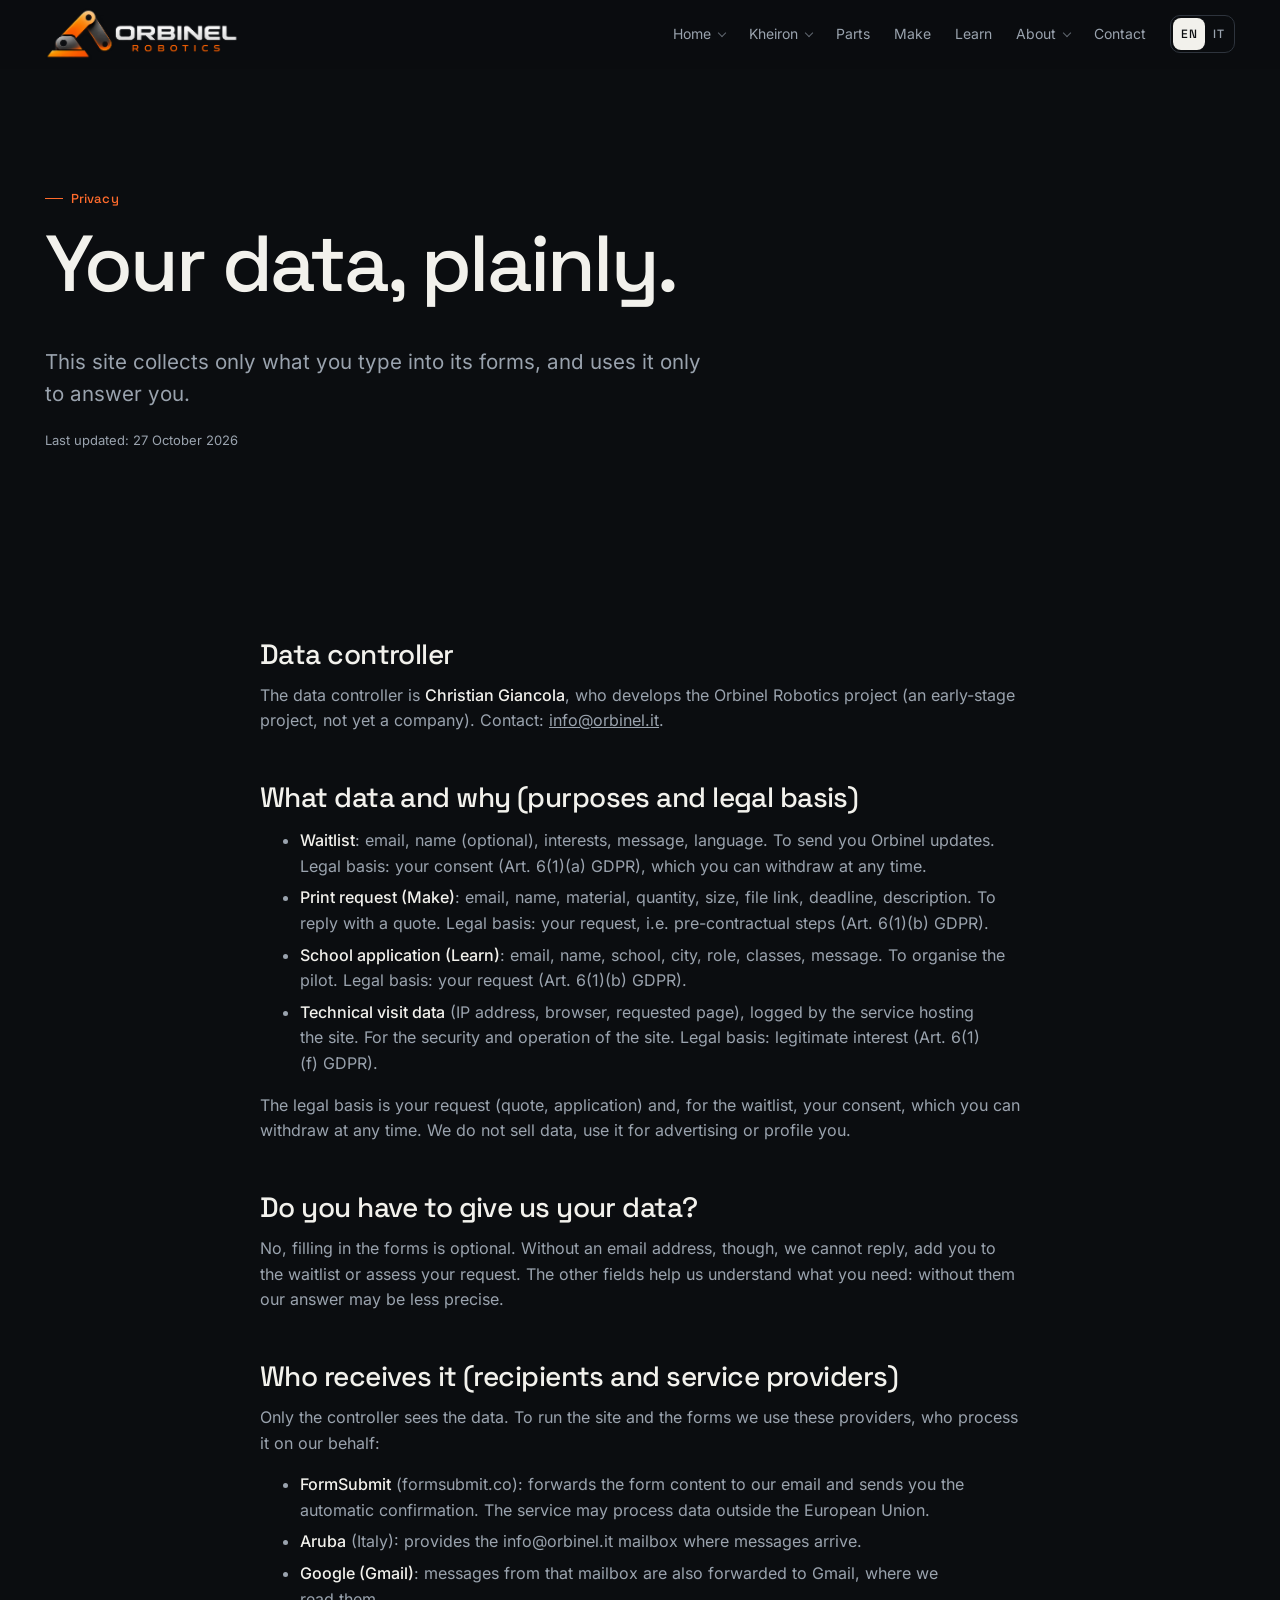
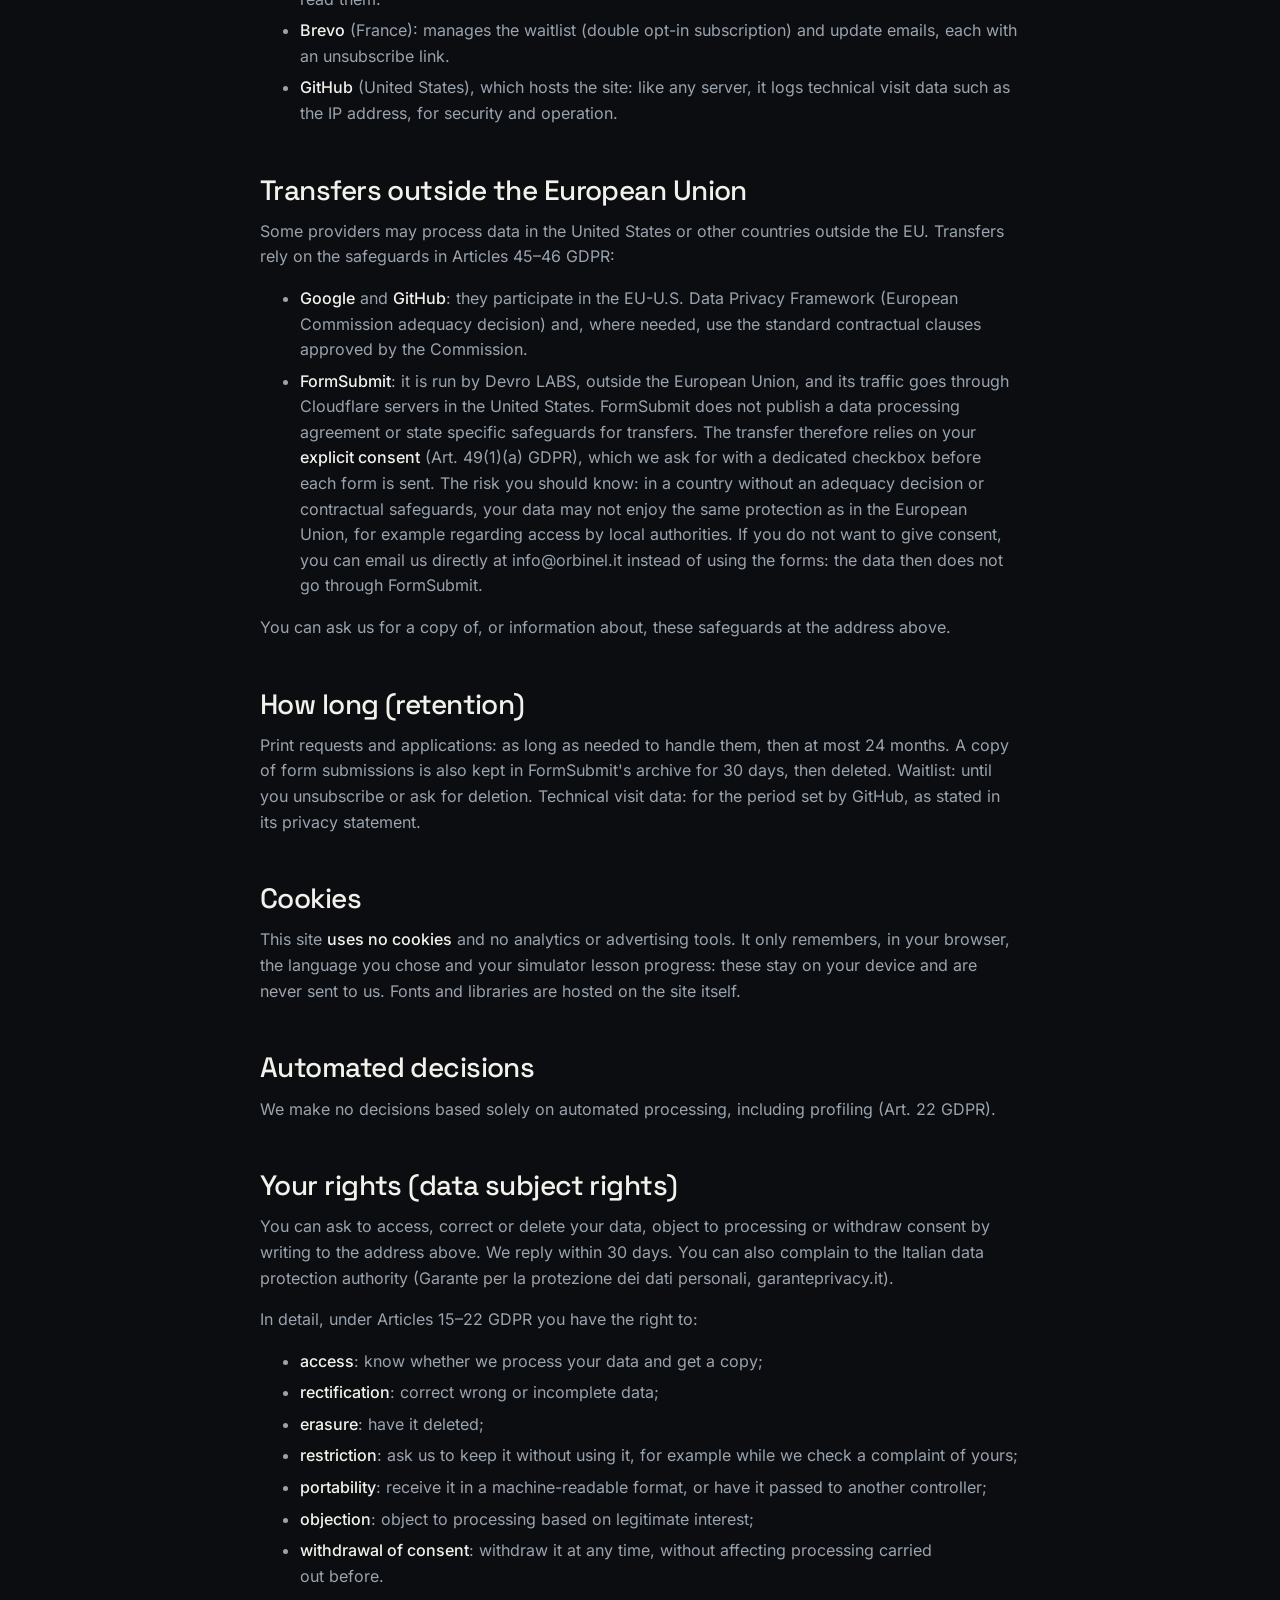
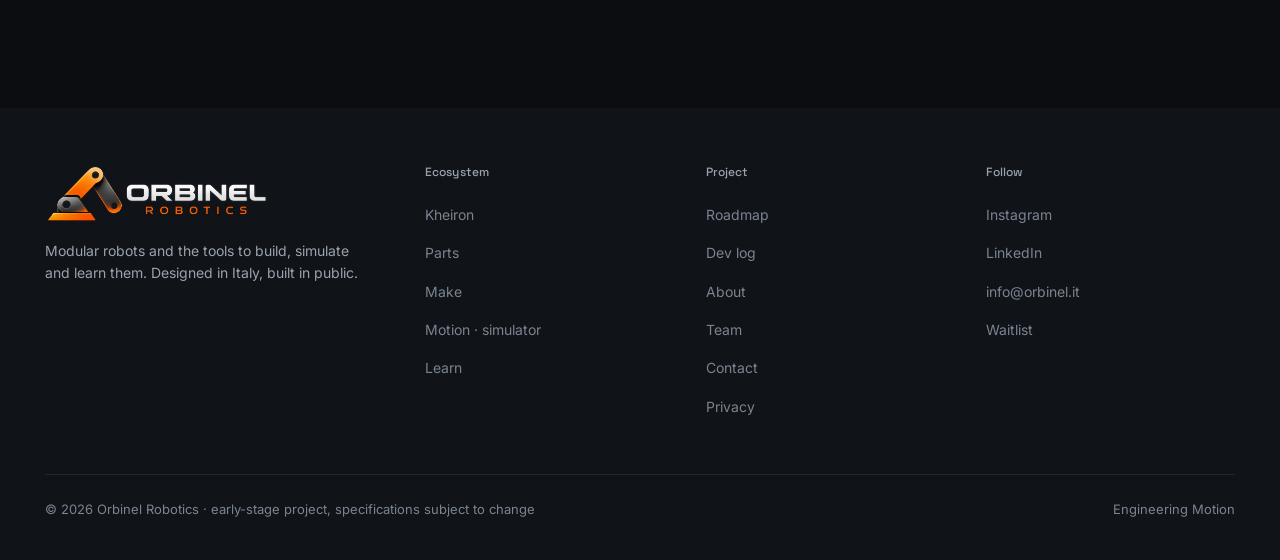
<file: privacy.html>
<!doctype html>
<html lang="it" data-lingua="it" data-lingua-predefinita="it">
<head>
<meta charset="utf-8">
<meta name="viewport" content="width=device-width, initial-scale=1">
<title>Privacy · Orbinel Robotics</title>
<meta name="titolo-en" content="Privacy · Orbinel Robotics">
<meta name="titolo-it" content="Privacy · Orbinel Robotics">
<meta name="description" content="Informativa privacy di Orbinel Robotics: quali dati raccolgono i moduli del sito, perché, per quanto tempo e quali sono i tuoi diritti.">
<link rel="canonical" href="https://orbinel.it/privacy.html">
<meta name="theme-color" content="#0B0D10">
<link rel="icon" href="brand/favicon.ico" sizes="any">
<link rel="icon" href="brand/favicon-32.png" type="image/png" sizes="32x32">
<link rel="apple-touch-icon" href="brand/icona-180.png">
<link rel="preload" href="fonts/space-grotesk-latin-500-normal.woff2" as="font" type="font/woff2" crossorigin>
<link rel="stylesheet" href="css/stile.css?v=ba872d6e">
<style>
  .testo { max-width: 760px; }
  .testo h2 { font-size: clamp(22px, 2.4vw, 28px); margin-top: 48px; }
  .testo p, .testo li { color: var(--tenue); }
  .testo li { margin: 6px 0; }
  .testo strong { color: var(--testo); font-weight: 500; }
</style>
</head>
<body>
<header class="barra">
  <div class="contenitore">
    <a class="logo" href="index.html" aria-label="Orbinel Robotics"><img src="brand/logo-web.png" alt="Orbinel Robotics" width="875" height="234"></a>
    <nav class="menu" aria-label="Principale">
      <div class="menu-voce">
        <a href="index.html"><span lang="en">Home</span><span lang="it">Home</span></a>
        <div class="tendina">
          <a href="index.html#kheiron"><span lang="en">First robot</span><span lang="it">Primo robot</span></a>
          <a href="index.html#motion"><span lang="en">Simulator</span><span lang="it">Simulatore</span></a>
          <a href="index.html#roadmap"><span lang="en">Roadmap</span><span lang="it">Roadmap</span></a>
        </div>
      </div>
      <div class="menu-voce">
        <a href="kheiron.html"><span lang="en">Kheiron</span><span lang="it">Kheiron</span></a>
        <div class="tendina">
          <a href="kheiron.html#specifiche"><span lang="en">Specifications</span><span lang="it">Specifiche</span></a>
          <a href="kheiron.html#livelli"><span lang="en">Ways to get it</span><span lang="it">Come averlo</span></a>
          <a href="kheiron.html#diario"><span lang="en">Dev log</span><span lang="it">Diario di sviluppo</span></a>
        </div>
      </div>
      <a href="parts.html"><span lang="en">Parts</span><span lang="it">Parts</span></a>
      <a href="make.html"><span lang="en">Make</span><span lang="it">Make</span></a>
      <a href="learn.html"><span lang="en">Learn</span><span lang="it">Learn</span></a>
      <div class="menu-voce"><a href="chi-siamo.html"><span lang="en">About</span><span lang="it">Chi siamo</span></a><div class="tendina"><a href="squadra.html">Team</a></div></div>
      <a href="contatti.html"><span lang="en">Contact</span><span lang="it">Contatti</span></a>
      <div class="lingua" role="group" aria-label="Language"><button type="button" data-lingua="en">EN</button><button type="button" data-lingua="it">IT</button></div>
    </nav>
    <button class="hamburger" type="button" aria-label="Menu" aria-expanded="false"><span></span><span></span><span></span></button>
  </div>
</header>

<main>
  <section class="testata">
    <div class="contenitore">
      <div class="occhiello">Privacy</div>
      <h1><span lang="en">Your data, plainly.</span><span lang="it">I tuoi dati, in chiaro.</span></h1>
      <p class="grande"><span lang="en">This site collects only what you type into its forms, and uses it only to answer you.</span><span lang="it">Questo sito raccoglie solo quello che scrivi nei suoi moduli, e lo usa solo per risponderti.</span></p>
      <p style="font-size:13px"><span lang="en">Last updated: 27 October 2026</span><span lang="it">Ultimo aggiornamento: 27 ottobre 2026</span></p>
    </div>
  </section>

  <section class="sezione">
    <div class="contenitore testo">
      <!-- ITALIANO -->
      <div lang="it">
        <h2 style="margin-top:0">Titolare del trattamento</h2>
        <p>Il titolare del trattamento è <strong>Christian Giancola</strong>, che sviluppa il progetto Orbinel Robotics
        (progetto in fase iniziale, non ancora una società). Contatto: <a data-email href="mailto:info@orbinel.it">info@orbinel.it</a>.</p>

        <h2>Quali dati e perché (finalità e base giuridica)</h2>
        <ul>
          <li><strong>Lista d'attesa</strong>: email, nome (facoltativo), interessi, messaggio, lingua. Per mandarti aggiornamenti su Orbinel.
          Base giuridica: il tuo consenso (art. 6.1.a GDPR), che puoi ritirare quando vuoi.</li>
          <li><strong>Richiesta di stampa (Make)</strong>: email, nome, materiale, quantità, dimensioni, link al file, scadenza, descrizione. Per risponderti con un preventivo.
          Base giuridica: la tua richiesta, cioè misure precontrattuali (art. 6.1.b GDPR).</li>
          <li><strong>Candidatura scuole (Learn)</strong>: email, nome, istituto, città, ruolo, classi, messaggio. Per organizzare il progetto pilota.
          Base giuridica: la tua richiesta (art. 6.1.b GDPR).</li>
          <li><strong>Dati tecnici delle visite</strong> (indirizzo IP, browser, pagina richiesta), registrati dal servizio che ospita il sito.
          Per la sicurezza e il funzionamento del sito. Base giuridica: legittimo interesse (art. 6.1.f GDPR).</li>
        </ul>
        <p>La base giuridica è la tua richiesta (preventivo, candidatura) e, per la lista d'attesa, il tuo consenso,
        che puoi ritirare quando vuoi. Non vendiamo i dati, non li usiamo per pubblicità e non facciamo profilazione.</p>

        <h2>Sei obbligato a darci i dati?</h2>
        <p>No, compilare i moduli è facoltativo. Senza l'email però non possiamo risponderti, iscriverti alla lista d'attesa
        o valutare la richiesta. Gli altri campi servono a capire meglio cosa ti serve: se mancano, la risposta può essere meno precisa.</p>

        <h2>Chi li riceve (destinatari e fornitori esterni)</h2>
        <p>I dati li vede solo il titolare. Per far funzionare il sito e i moduli usiamo questi fornitori, che li trattano per nostro conto:</p>
        <ul>
          <li><strong>FormSubmit</strong> (formsubmit.co): inoltra il contenuto dei moduli alla nostra email e ti manda la conferma automatica. Il servizio può trattare i dati fuori dall'Unione Europea.</li>
          <li><strong>Aruba</strong> (Italia): fornisce la casella info@orbinel.it, dove arrivano i messaggi.</li>
          <li><strong>Google (Gmail)</strong>: i messaggi della casella vengono inoltrati anche a Gmail, dove li leggiamo.</li>
          <li><strong>Brevo</strong> (Francia): gestisce la lista d'attesa (iscrizione con doppia conferma) e le email di aggiornamento, con un link per disiscriversi in ognuna.</li>
          <li><strong>GitHub</strong> (Stati Uniti), che ospita il sito: come ogni server, registra dati tecnici delle visite, come l'indirizzo IP, per sicurezza e funzionamento.</li>
        </ul>

        <h2>Trasferimento fuori dall'Unione Europea</h2>
        <p>Alcuni fornitori possono trattare i dati negli Stati Uniti o in altri paesi fuori dall'UE. Il trasferimento avviene
        sulla base delle garanzie previste dagli artt. 45–46 del GDPR:</p>
        <ul>
          <li><strong>Google</strong> e <strong>GitHub</strong>: aderiscono all'EU-U.S. Data Privacy Framework (decisione di adeguatezza
          della Commissione europea) e, dove serve, usano le clausole contrattuali standard approvate dalla Commissione.</li>
          <li><strong>FormSubmit</strong>: è gestito da Devro LABS, fuori dall'Unione Europea, e il suo traffico passa attraverso i server
          di Cloudflare negli Stati Uniti. FormSubmit non pubblica un accordo sul trattamento dei dati né indica garanzie specifiche
          per il trasferimento. Per questo il trasferimento si basa sul tuo <strong>consenso esplicito</strong> (art. 49.1.a GDPR), che ti chiediamo
          con un'apposita casella prima dell'invio di ogni modulo. Il rischio da conoscere: in un paese senza una decisione di adeguatezza
          e senza garanzie contrattuali, i tuoi dati potrebbero non avere le stesse tutele previste nell'Unione Europea, per esempio
          rispetto all'accesso da parte di autorità locali. Se non vuoi dare il consenso, puoi scriverci direttamente a info@orbinel.it
          invece di usare i moduli: in quel caso i dati non passano da FormSubmit.</li>
        </ul>
        <p>Puoi chiederci copia o informazioni su queste garanzie scrivendo all'indirizzo qui sopra.</p>

        <h2>Per quanto tempo (tempi di conservazione)</h2>
        <p>Le richieste di stampa e le candidature: il tempo necessario a gestirle, poi al massimo 24 mesi.
        Una copia dei moduli resta anche nell'archivio di FormSubmit per 30 giorni, poi viene cancellata.
        La lista d'attesa: finché non ti disiscrivi o chiedi la cancellazione.
        I dati tecnici delle visite: per il tempo stabilito da GitHub, come indicato nella sua informativa privacy.</p>

        <h2>Cookie</h2>
        <p>Il sito <strong>non usa cookie</strong> né strumenti di statistica o pubblicità. Ricorda solo, nel tuo browser,
        la lingua scelta e i progressi delle lezioni del simulatore: restano sul tuo dispositivo e non ci vengono mandati.
        Font e librerie sono ospitati sul sito stesso.</p>

        <h2>Decisioni automatizzate</h2>
        <p>Non prendiamo decisioni basate unicamente su trattamenti automatizzati, profilazione compresa (art. 22 GDPR).</p>

        <h2>I tuoi diritti (diritti dell'interessato)</h2>
        <p>Puoi chiedere di vedere, correggere o cancellare i tuoi dati, opporti al trattamento o ritirare il consenso,
        scrivendo all'indirizzo qui sopra. Rispondiamo entro 30 giorni. Puoi anche presentare reclamo al
        Garante per la protezione dei dati personali (garanteprivacy.it).</p>
        <p>In dettaglio, secondo gli artt. 15–22 del GDPR hai diritto di:</p>
        <ul>
          <li><strong>accesso</strong>: sapere se trattiamo tuoi dati e averne copia;</li>
          <li><strong>rettifica</strong>: correggere dati sbagliati o incompleti;</li>
          <li><strong>cancellazione</strong>: farli cancellare;</li>
          <li><strong>limitazione</strong>: chiedere che li conserviamo senza usarli, per esempio mentre verifichiamo una tua contestazione;</li>
          <li><strong>portabilità</strong>: riceverli in un formato leggibile da un computer, o farli passare a un altro titolare;</li>
          <li><strong>opposizione</strong>: opporti al trattamento basato sul legittimo interesse;</li>
          <li><strong>revoca del consenso</strong>: ritirarlo in qualsiasi momento, senza conseguenze sul trattamento fatto prima della revoca.</li>
        </ul>
      </div>

      <!-- ENGLISH -->
      <div lang="en">
        <h2 style="margin-top:0">Data controller</h2>
        <p>The data controller is <strong>Christian Giancola</strong>, who develops the Orbinel Robotics project
        (an early-stage project, not yet a company). Contact: <a data-email href="mailto:info@orbinel.it">info@orbinel.it</a>.</p>

        <h2>What data and why (purposes and legal basis)</h2>
        <ul>
          <li><strong>Waitlist</strong>: email, name (optional), interests, message, language. To send you Orbinel updates.
          Legal basis: your consent (Art. 6(1)(a) GDPR), which you can withdraw at any time.</li>
          <li><strong>Print request (Make)</strong>: email, name, material, quantity, size, file link, deadline, description. To reply with a quote.
          Legal basis: your request, i.e. pre-contractual steps (Art. 6(1)(b) GDPR).</li>
          <li><strong>School application (Learn)</strong>: email, name, school, city, role, classes, message. To organise the pilot.
          Legal basis: your request (Art. 6(1)(b) GDPR).</li>
          <li><strong>Technical visit data</strong> (IP address, browser, requested page), logged by the service hosting the site.
          For the security and operation of the site. Legal basis: legitimate interest (Art. 6(1)(f) GDPR).</li>
        </ul>
        <p>The legal basis is your request (quote, application) and, for the waitlist, your consent, which you can withdraw
        at any time. We do not sell data, use it for advertising or profile you.</p>

        <h2>Do you have to give us your data?</h2>
        <p>No, filling in the forms is optional. Without an email address, though, we cannot reply, add you to the waitlist
        or assess your request. The other fields help us understand what you need: without them our answer may be less precise.</p>

        <h2>Who receives it (recipients and service providers)</h2>
        <p>Only the controller sees the data. To run the site and the forms we use these providers, who process it on our behalf:</p>
        <ul>
          <li><strong>FormSubmit</strong> (formsubmit.co): forwards the form content to our email and sends you the automatic confirmation. The service may process data outside the European Union.</li>
          <li><strong>Aruba</strong> (Italy): provides the info@orbinel.it mailbox where messages arrive.</li>
          <li><strong>Google (Gmail)</strong>: messages from that mailbox are also forwarded to Gmail, where we read them.</li>
          <li><strong>Brevo</strong> (France): manages the waitlist (double opt-in subscription) and update emails, each with an unsubscribe link.</li>
          <li><strong>GitHub</strong> (United States), which hosts the site: like any server, it logs technical visit data such as the IP address, for security and operation.</li>
        </ul>

        <h2>Transfers outside the European Union</h2>
        <p>Some providers may process data in the United States or other countries outside the EU. Transfers rely on the
        safeguards in Articles 45–46 GDPR:</p>
        <ul>
          <li><strong>Google</strong> and <strong>GitHub</strong>: they participate in the EU-U.S. Data Privacy Framework (European Commission
          adequacy decision) and, where needed, use the standard contractual clauses approved by the Commission.</li>
          <li><strong>FormSubmit</strong>: it is run by Devro LABS, outside the European Union, and its traffic goes through Cloudflare servers
          in the United States. FormSubmit does not publish a data processing agreement or state specific safeguards for transfers.
          The transfer therefore relies on your <strong>explicit consent</strong> (Art. 49(1)(a) GDPR), which we ask for with a dedicated
          checkbox before each form is sent. The risk you should know: in a country without an adequacy decision or contractual
          safeguards, your data may not enjoy the same protection as in the European Union, for example regarding access by local
          authorities. If you do not want to give consent, you can email us directly at info@orbinel.it instead of using the forms:
          the data then does not go through FormSubmit.</li>
        </ul>
        <p>You can ask us for a copy of, or information about, these safeguards at the address above.</p>

        <h2>How long (retention)</h2>
        <p>Print requests and applications: as long as needed to handle them, then at most 24 months.
        A copy of form submissions is also kept in FormSubmit's archive for 30 days, then deleted.
        Waitlist: until you unsubscribe or ask for deletion.
        Technical visit data: for the period set by GitHub, as stated in its privacy statement.</p>

        <h2>Cookies</h2>
        <p>This site <strong>uses no cookies</strong> and no analytics or advertising tools. It only remembers, in your browser,
        the language you chose and your simulator lesson progress: these stay on your device and are never sent to us.
        Fonts and libraries are hosted on the site itself.</p>

        <h2>Automated decisions</h2>
        <p>We make no decisions based solely on automated processing, including profiling (Art. 22 GDPR).</p>

        <h2>Your rights (data subject rights)</h2>
        <p>You can ask to access, correct or delete your data, object to processing or withdraw consent by writing to the
        address above. We reply within 30 days. You can also complain to the Italian data protection authority
        (Garante per la protezione dei dati personali, garanteprivacy.it).</p>
        <p>In detail, under Articles 15–22 GDPR you have the right to:</p>
        <ul>
          <li><strong>access</strong>: know whether we process your data and get a copy;</li>
          <li><strong>rectification</strong>: correct wrong or incomplete data;</li>
          <li><strong>erasure</strong>: have it deleted;</li>
          <li><strong>restriction</strong>: ask us to keep it without using it, for example while we check a complaint of yours;</li>
          <li><strong>portability</strong>: receive it in a machine-readable format, or have it passed to another controller;</li>
          <li><strong>objection</strong>: object to processing based on legitimate interest;</li>
          <li><strong>withdrawal of consent</strong>: withdraw it at any time, without affecting processing carried out before.</li>
        </ul>
      </div>
    </div>
  </section>
</main>
<footer class="piede-sito">
  <div class="contenitore">
    <div>
      <img src="brand/logo-web.png" alt="Orbinel Robotics" width="875" height="234" style="height:60px;width:auto;margin-bottom:16px">
      <p style="max-width:320px;font-size:14px"><span lang="en">Modular robots and the tools to build, simulate and learn them. Designed in Italy, built in public.</span><span lang="it">Robot modulari e gli strumenti per costruirli, simularli e impararli. Progettati in Italia, sviluppati in pubblico.</span></p>
    </div>
    <div>
      <h5><span lang="en">Ecosystem</span><span lang="it">Ecosistema</span></h5>
      <a href="kheiron.html">Kheiron</a>
      <a href="parts.html">Parts</a>
      <a href="make.html">Make</a>
      <a href="motion/"><span lang="en">Motion · simulator</span><span lang="it">Motion · simulatore</span></a>
      <a href="learn.html">Learn</a>
    </div>
    <div>
      <h5><span lang="en">Project</span><span lang="it">Progetto</span></h5>
      <a href="index.html#roadmap">Roadmap</a>
      <a href="kheiron.html#diario"><span lang="en">Dev log</span><span lang="it">Diario di sviluppo</span></a>
      <a href="chi-siamo.html"><span lang="en">About</span><span lang="it">Chi siamo</span></a>
      <a href="squadra.html">Team</a>
      <a href="contatti.html"><span lang="en">Contact</span><span lang="it">Contatti</span></a>
      <a href="privacy.html">Privacy</a>
    </div>
    <div>
      <h5><span lang="en">Follow</span><span lang="it">Seguici</span></h5>
      <a data-instagram href="#" rel="noopener">Instagram</a>
      <a href="https://www.linkedin.com/company/orbinel-robotics/" rel="noopener">LinkedIn</a>
      <a data-email href="#"></a>
      <a href="index.html#contatti"><span lang="en">Waitlist</span><span lang="it">Lista d'attesa</span></a>
    </div>
    <div class="fondo">
      <span>© <span data-anno>2026</span> Orbinel Robotics · <span lang="en">early-stage project, specifications subject to change</span><span lang="it">progetto in fase iniziale, specifiche soggette a modifiche</span></span>
      <span>Engineering Motion</span>
    </div>
  </div>
</footer>

<script src="js/config.js?v=3917c46d"></script>
<script src="js/sito.js?v=49b46c23"></script>
</body>
</html>
</file>
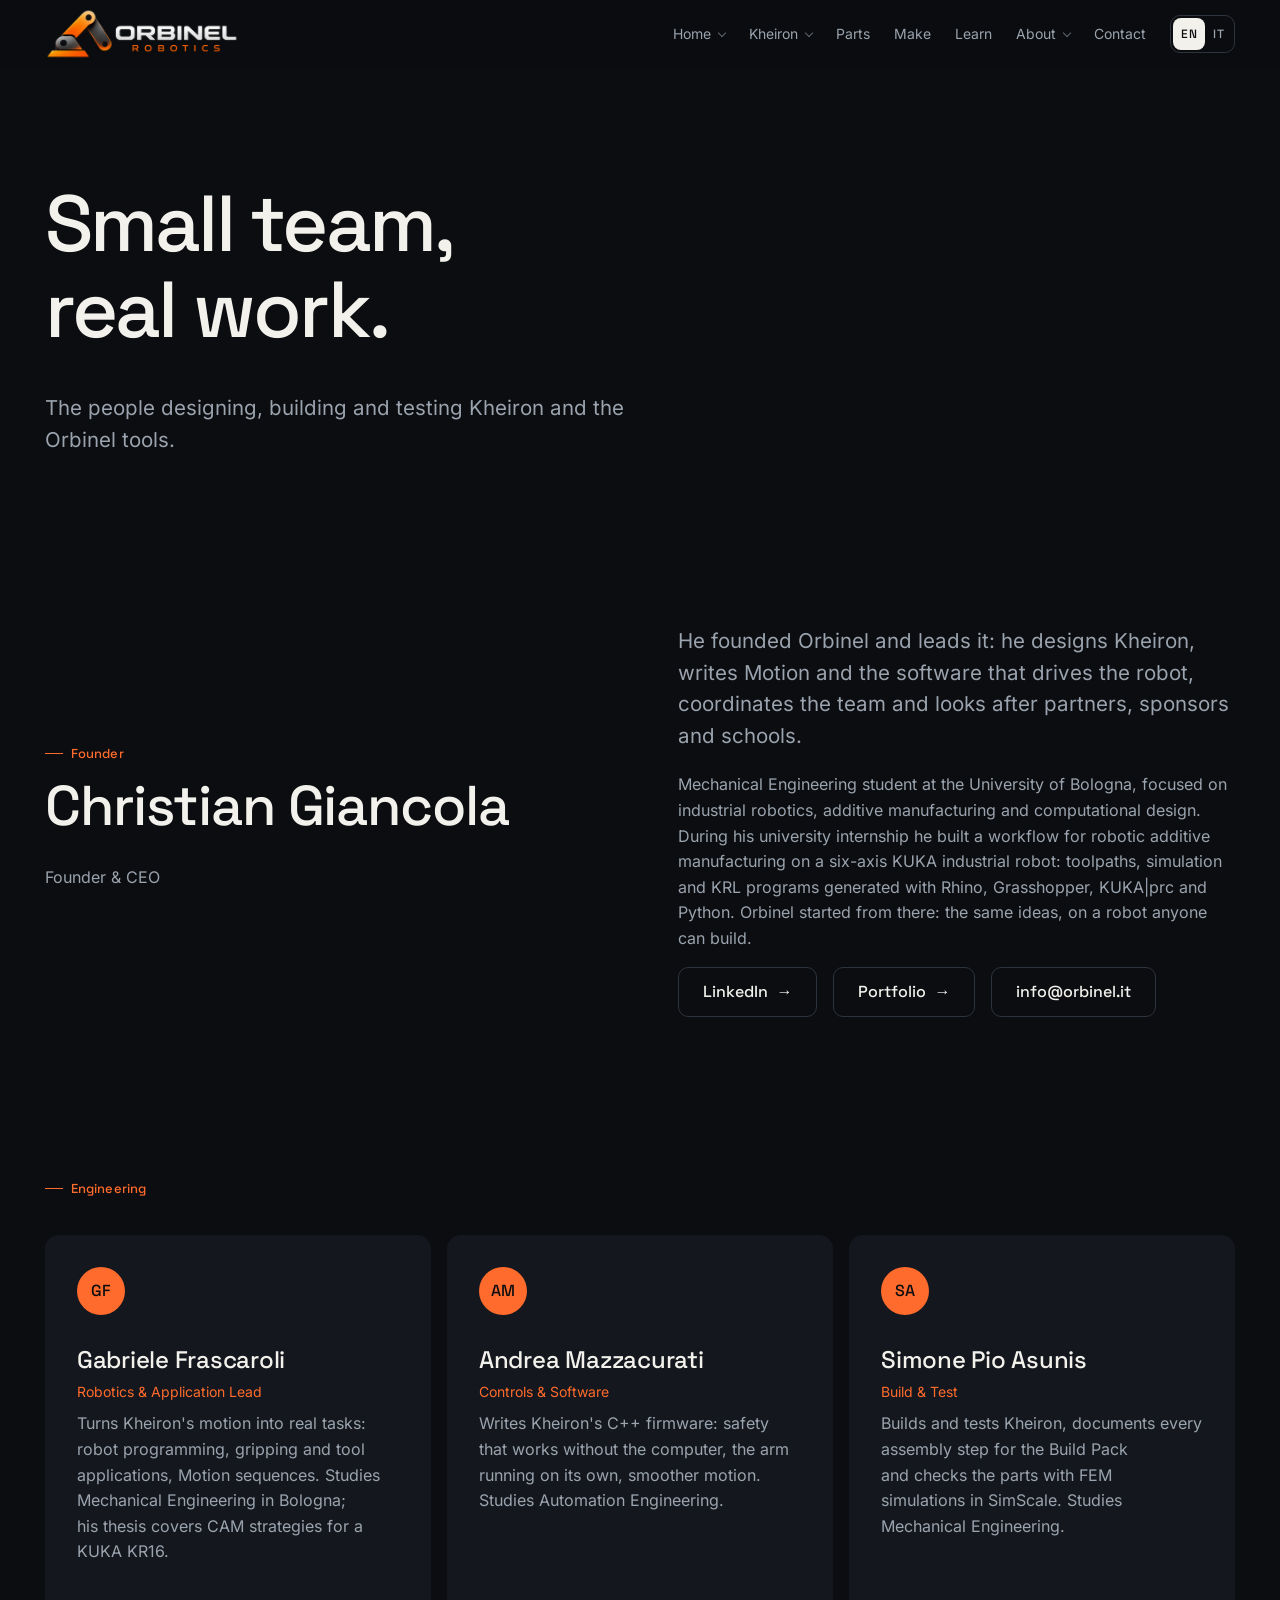
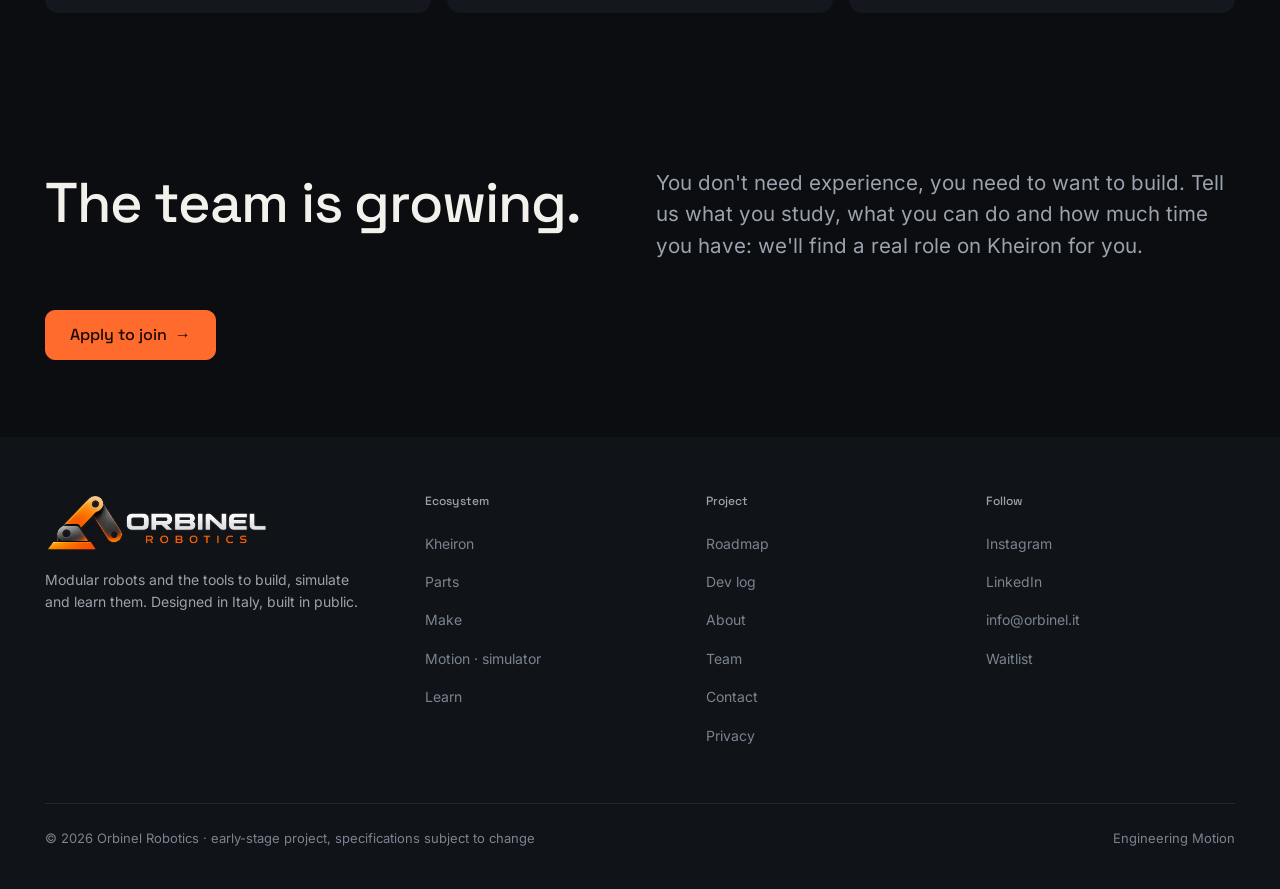
<file: squadra.html>
<!doctype html>
<html lang="en" data-lingua="en">
<head>
<meta charset="utf-8">
<meta name="viewport" content="width=device-width, initial-scale=1">
<title>Team · Orbinel Robotics</title>
<meta name="titolo-en" content="Team · Orbinel Robotics">
<meta name="titolo-it" content="Team · Orbinel Robotics">
<meta name="description" content="The Orbinel Robotics team: the people designing, building and testing Kheiron.">
<link rel="canonical" href="https://orbinel.it/squadra.html">
<meta name="theme-color" content="#0B0D10">
<link rel="icon" href="brand/favicon.ico" sizes="any">
<link rel="icon" href="brand/favicon-32.png" type="image/png" sizes="32x32">
<link rel="apple-touch-icon" href="brand/icona-180.png">
<link rel="preload" href="fonts/space-grotesk-latin-500-normal.woff2" as="font" type="font/woff2" crossorigin>
<link rel="stylesheet" href="css/stile.css?v=ba872d6e">
</head>
<body>
<header class="barra">
  <div class="contenitore">
    <a class="logo" href="index.html" aria-label="Orbinel Robotics"><img src="brand/logo-web.png" alt="Orbinel Robotics" width="875" height="234"></a>
    <nav class="menu" aria-label="Principale">
      <div class="menu-voce">
        <a href="index.html"><span lang="en">Home</span><span lang="it">Home</span></a>
        <div class="tendina">
          <a href="index.html#kheiron"><span lang="en">First robot</span><span lang="it">Primo robot</span></a>
          <a href="index.html#motion"><span lang="en">Simulator</span><span lang="it">Simulatore</span></a>
          <a href="index.html#roadmap"><span lang="en">Roadmap</span><span lang="it">Roadmap</span></a>
        </div>
      </div>
      <div class="menu-voce">
        <a href="kheiron.html"><span lang="en">Kheiron</span><span lang="it">Kheiron</span></a>
        <div class="tendina">
          <a href="kheiron.html#specifiche"><span lang="en">Specifications</span><span lang="it">Specifiche</span></a>
          <a href="kheiron.html#livelli"><span lang="en">Ways to get it</span><span lang="it">Come averlo</span></a>
          <a href="kheiron.html#diario"><span lang="en">Dev log</span><span lang="it">Diario di sviluppo</span></a>
        </div>
      </div>
      <a href="parts.html"><span lang="en">Parts</span><span lang="it">Parts</span></a>
      <a href="make.html"><span lang="en">Make</span><span lang="it">Make</span></a>
      <a href="learn.html"><span lang="en">Learn</span><span lang="it">Learn</span></a>
      <div class="menu-voce"><a href="chi-siamo.html"><span lang="en">About</span><span lang="it">Chi siamo</span></a><div class="tendina"><a href="squadra.html" aria-current="page">Team</a></div></div>
      <a href="contatti.html"><span lang="en">Contact</span><span lang="it">Contatti</span></a>
      <div class="lingua" role="group" aria-label="Language"><button type="button" data-lingua="en">EN</button><button type="button" data-lingua="it">IT</button></div>
    </nav>
    <button class="hamburger" type="button" aria-label="Menu" aria-expanded="false"><span></span><span></span><span></span></button>
  </div>
</header>

<main class="pagina-squadra">
  <section class="testata">
    <div class="contenitore">
      <h1><span lang="en">Small team,<br>real work.</span><span lang="it">Squadra piccola,<br>lavoro vero.</span></h1>
      <p class="grande"><span lang="en">The people designing, building and testing Kheiron and the Orbinel tools.</span><span lang="it">Le persone che progettano, costruiscono e provano Kheiron e gli strumenti di Orbinel.</span></p>
    </div>
  </section>

  <section class="sezione">
    <div class="contenitore dueColonne">
      <div class="compare">
        <div class="occhiello"><span lang="en">Founder</span><span lang="it">Fondatore</span></div>
        <h2>Christian Giancola</h2>
        <p style="margin-top:8px">Founder &amp; CEO</p>
      </div>
      <div class="compare">
        <p class="grande"><span lang="en">He founded Orbinel and leads it: he designs Kheiron, writes Motion and the software that drives the robot, coordinates the team and looks after partners, sponsors and schools.</span><span lang="it">Ha fondato Orbinel e la guida: progetta Kheiron, scrive Motion e il software che comanda il robot, coordina la squadra e segue partner, sponsor e scuole.</span></p>
        <p><span lang="en">Mechanical Engineering student at the University of Bologna, focused on industrial robotics, additive manufacturing and computational design. During his university internship he built a workflow for robotic additive manufacturing on a six-axis KUKA industrial robot: toolpaths, simulation and KRL programs generated with Rhino, Grasshopper, KUKA|prc and Python. Orbinel started from there: the same ideas, on a robot anyone can build.</span><span lang="it">Studente di Ingegneria Meccanica all'Università di Bologna, si occupa di robotica industriale, manifattura additiva e progettazione computazionale. Durante il tirocinio universitario ha sviluppato un flusso di lavoro per la stampa 3D robotizzata con un robot industriale KUKA a sei assi: percorsi utensile, simulazione e programmi KRL generati con Rhino, Grasshopper, KUKA|prc e Python. Orbinel nasce da lì: le stesse idee, su un robot che chiunque può costruire.</span></p>
        <div class="pulsanti"><a class="pulsante" href="https://www.linkedin.com/in/christian-giancola/" rel="noopener">LinkedIn <span class="freccia">→</span></a><a class="pulsante" href="https://chrigia12.github.io/portfolio/" rel="noopener">Portfolio <span class="freccia">→</span></a><a class="pulsante" data-email href="#"></a></div>
      </div>
    </div>
  </section>

  <section class="sezione">
    <div class="contenitore">
      <div class="occhiello compare"><span lang="en">Engineering</span><span lang="it">Ingegneria</span></div>
      <div class="squadra">
        <article class="scheda membro compare">
          <div class="iniziali" aria-hidden="true">GF</div>
          <h3>Gabriele Frascaroli</h3>
          <p class="ruolo">Robotics &amp; Application Lead</p>
          <p><span lang="en">Turns Kheiron's motion into real tasks: robot programming, gripping and tool applications, Motion sequences. Studies Mechanical Engineering in Bologna; his thesis covers CAM strategies for a KUKA KR16.</span><span lang="it">Trasforma i movimenti di Kheiron in compiti reali: programmazione, applicazioni di presa e con gli utensili, sequenze in Motion. Studia Ingegneria Meccanica a Bologna, con una tesi sulle strategie CAM per un KUKA KR16.</span></p>
        </article>
        <article class="scheda membro compare">
          <div class="iniziali" aria-hidden="true">AM</div>
          <h3>Andrea Mazzacurati</h3>
          <p class="ruolo">Controls &amp; Software</p>
          <p><span lang="en">Writes Kheiron's C++ firmware: safety that works without the computer, the arm running on its own, smoother motion. Studies Automation Engineering.</span><span lang="it">Scrive il firmware di Kheiron in C++: sicurezza che non dipende dal computer, braccio che lavora da solo, movimenti più fluidi. Studia Ingegneria dell'Automazione.</span></p>
        </article>
        <article class="scheda membro compare">
          <div class="iniziali" aria-hidden="true">SA</div>
          <h3>Simone Pio Asunis</h3>
          <p class="ruolo">Build &amp; Test</p>
          <p><span lang="en">Builds and tests Kheiron, documents every assembly step for the Build Pack and checks the parts with FEM simulations in SimScale. Studies Mechanical Engineering.</span><span lang="it">Monta e prova Kheiron, documenta ogni passo del montaggio per il Build Pack e verifica i pezzi con simulazioni FEM in SimScale. Studia Ingegneria Meccanica.</span></p>
        </article>
      </div>
    </div>
  </section>

  <section class="sezione">
    <div class="contenitore">
      <div class="intestazione compare">
        <div>
          <h2><span lang="en">The team is growing.</span><span lang="it">La squadra sta crescendo.</span></h2>
        </div>
        <p class="grande"><span lang="en">You don't need experience, you need to want to build. Tell us what you study, what you can do and how much time you have: we'll find a real role on Kheiron for you.</span><span lang="it">Non serve esperienza, serve voglia di costruire. Raccontaci cosa studi, cosa sai fare e quanto tempo hai: troviamo insieme un ruolo vero su Kheiron.</span></p>
      </div>
      <div class="pulsanti compare"><a class="pulsante primario" href="contatti.html?motivo=team#modulo"><span lang="en">Apply to join</span><span lang="it">Candidati</span> <span class="freccia">→</span></a></div>
    </div>
  </section>
</main>
<footer class="piede-sito">
  <div class="contenitore">
    <div>
      <img src="brand/logo-web.png" alt="Orbinel Robotics" width="875" height="234" style="height:60px;width:auto;margin-bottom:16px">
      <p style="max-width:320px;font-size:14px"><span lang="en">Modular robots and the tools to build, simulate and learn them. Designed in Italy, built in public.</span><span lang="it">Robot modulari e gli strumenti per costruirli, simularli e impararli. Progettati in Italia, sviluppati in pubblico.</span></p>
    </div>
    <div>
      <h5><span lang="en">Ecosystem</span><span lang="it">Ecosistema</span></h5>
      <a href="kheiron.html">Kheiron</a>
      <a href="parts.html">Parts</a>
      <a href="make.html">Make</a>
      <a href="motion/"><span lang="en">Motion · simulator</span><span lang="it">Motion · simulatore</span></a>
      <a href="learn.html">Learn</a>
    </div>
    <div>
      <h5><span lang="en">Project</span><span lang="it">Progetto</span></h5>
      <a href="index.html#roadmap">Roadmap</a>
      <a href="kheiron.html#diario"><span lang="en">Dev log</span><span lang="it">Diario di sviluppo</span></a>
      <a href="chi-siamo.html"><span lang="en">About</span><span lang="it">Chi siamo</span></a>
      <a href="squadra.html">Team</a>
      <a href="contatti.html"><span lang="en">Contact</span><span lang="it">Contatti</span></a>
      <a href="privacy.html">Privacy</a>
    </div>
    <div>
      <h5><span lang="en">Follow</span><span lang="it">Seguici</span></h5>
      <a data-instagram href="#" rel="noopener">Instagram</a>
      <a href="https://www.linkedin.com/company/orbinel-robotics/" rel="noopener">LinkedIn</a>
      <a data-email href="#"></a>
      <a href="index.html#contatti"><span lang="en">Waitlist</span><span lang="it">Lista d'attesa</span></a>
    </div>
    <div class="fondo">
      <span>© <span data-anno>2026</span> Orbinel Robotics · <span lang="en">early-stage project, specifications subject to change</span><span lang="it">progetto in fase iniziale, specifiche soggette a modifiche</span></span>
      <span>Engineering Motion</span>
    </div>
  </div>
</footer>

<script src="js/config.js?v=3917c46d"></script>
<script src="js/sito.js?v=49b46c23"></script>
</body>
</html>
</file>
<file: css/stile.css>
/* Orbinel Robotics: stile comune del sito. Colori e misure come token, poi componenti. */

/* font nel sito stesso (licenza OFL, file in fonts/): nessuna richiesta a Google, quindi nessun IP passato a terzi */
@font-face { font-family: "Inter"; font-style: normal; font-weight: 400; font-display: swap; src: url("../fonts/inter-latin-400-normal.woff2") format("woff2"); }
@font-face { font-family: "Inter"; font-style: normal; font-weight: 500; font-display: swap; src: url("../fonts/inter-latin-500-normal.woff2") format("woff2"); }
@font-face { font-family: "Space Grotesk"; font-style: normal; font-weight: 400; font-display: swap; src: url("../fonts/space-grotesk-latin-400-normal.woff2") format("woff2"); }
@font-face { font-family: "Space Grotesk"; font-style: normal; font-weight: 500; font-display: swap; src: url("../fonts/space-grotesk-latin-500-normal.woff2") format("woff2"); }
:root {
  --ease-out: cubic-bezier(0.23, 1, 0.32, 1);
  --bg: #0B0D10;
  --bg2: #101318;
  --superficie: #14181E;
  --linea: #232830;
  --linea2: #2E343D;
  --superficie2: #1A1F26;
  --testo: #F2F1EC;
  --tenue: #9AA3AE;
  --tenue2: #7A8490;
  --arancio: #FF6B2C;
  --arancio2: #FF8A57;
  --acciaio: #8A94A3;
  --ok: #3CCB7F;
  --attesa: #F2B63C;
  --r: 14px;
  --max: 1440px;
  --font-titoli: "Space Grotesk", "Helvetica Neue", Arial, sans-serif;
  --font: "Inter", -apple-system, BlinkMacSystemFont, "Segoe UI", Roboto, sans-serif;
  color-scheme: dark;
}

* { box-sizing: border-box; }
html { scroll-behavior: smooth; -webkit-text-size-adjust: 100%; }
body { margin: 0; background: var(--bg); color: var(--testo); font: 16px/1.6 var(--font); overflow-x: hidden; }
img, svg, canvas { max-width: 100%; display: block; }
a { color: inherit; }
::selection { background: var(--arancio); color: #120700; }

/* lingue: ogni testo esiste in inglese e in italiano, si mostra quello scelto */
html[data-lingua="it"] [lang="en"], html[data-lingua="en"] [lang="it"] { display: none !important; }
[hidden] { display: none !important; }   /* gli elementi nascosti dallo script restano nascosti anche se uno stile li mette a blocco */

.contenitore { width: min(var(--max), 100% - clamp(32px, 7vw, 160px)); margin-inline: auto; }   /* si allarga sugli schermi grandi */
.sezione { padding: clamp(64px, 8vw, 104px) 0; position: relative; }
.sezione + .sezione { border-top: 0; }
.pagina-squadra .sezione { padding: clamp(48px, 6vw, 80px) 0; }

h1, h2, h3, h4 { font-family: var(--font-titoli); font-weight: 500; letter-spacing: -0.02em; line-height: 1.08; margin: 0 0 .5em; }
h1 { font-size: clamp(44px, 7.4vw, 96px); letter-spacing: -0.035em; }
h2 { font-size: clamp(32px, 4.6vw, 56px); }
h3 { font-size: clamp(20px, 2vw, 24px); letter-spacing: -0.01em; }
p { margin: 0 0 1em; color: var(--tenue); }
.grande { font-size: clamp(18px, 1.6vw, 21px); line-height: 1.55; }
.occhiello { font: 500 13px/1 var(--font-titoli); letter-spacing: .01em;  color: var(--arancio); margin-bottom: 16px; display: inline-flex; gap: 8px; align-items: center; }
.occhiello::before { content: ""; width: 18px; height: 1px; background: currentColor; }
.accento { color: var(--arancio); }
.num { font-variant-numeric: tabular-nums; }

/* barra di navigazione */
.barra { position: sticky; top: 0; z-index: 50; background: rgba(11, 13, 16, .78); backdrop-filter: saturate(140%) blur(14px); -webkit-backdrop-filter: saturate(140%) blur(14px); border-bottom: 1px solid transparent; transition: border-color .25s; }
.barra.scesa { border-bottom-color: var(--linea); }
.barra .contenitore { display: flex; align-items: center; gap: 32px; height: 68px; }
.logo { display: flex; align-items: center; text-decoration: none; flex-shrink: 0; }
.logo img { height: 52px; width: auto; }
@media (max-width: 1060px) { .logo img { height: 44px; } }
.menu { display: flex; gap: 24px; margin-left: auto; align-items: center; }
.menu a { text-decoration: none; color: var(--tenue); font-size: 14px; transition: color .2s; white-space: nowrap; }
.menu a:hover, .menu a[aria-current="page"] { color: var(--testo); }
.menu-voce { position: relative; display: flex; align-items: center; }
.menu-voce > a::after { content: ""; display: inline-block; width: 5px; height: 5px; margin-left: 8px; border-right: 1.5px solid currentColor; border-bottom: 1.5px solid currentColor; transform: translateY(-3px) rotate(45deg); opacity: .6; }
.tendina { position: absolute; top: 100%; left: -14px; min-width: 190px; padding: 16px 0 0; display: none; }
.tendina::before { content: ""; position: absolute; inset: 16px 0 0; background: var(--superficie); border: 1px solid var(--linea2); border-radius: 12px; z-index: -1; }
.tendina a { display: block; padding: 8px 16px; font-size: 14px; }
.tendina a:first-child { padding-top: 16px; } .tendina a:last-child { padding-bottom: 16px; }
@media (hover: hover) and (pointer: fine) { .menu-voce:hover .tendina { display: block; } }
.menu-voce:focus-within .tendina { display: block; }
.apri-tendina { display: none; }
.lingua { display: inline-flex; border: 1px solid var(--linea2); border-radius: 10px; padding: 2px; }
.lingua button { background: none; border: 0; color: var(--tenue); font: 500 12px var(--font-titoli); letter-spacing: .04em; padding: 8px 8px; border-radius: 8px; cursor: pointer; }
.lingua button.attivo { background: var(--testo); color: var(--bg); }
.hamburger { display: none; margin-left: auto; background: none; border: 1px solid var(--linea2); color: var(--testo); border-radius: 10px; width: 42px; height: 38px; cursor: pointer; }
.hamburger span { display: block; width: 18px; height: 1.5px; background: currentColor; margin: 8px auto; }

/* pulsanti */
.pulsante { display: inline-flex; align-items: center; gap: 8px; padding: 16px 24px; border-radius: 10px; font: 500 16px/1 var(--font-titoli); text-decoration: none; border: 1px solid var(--linea2); color: var(--testo); background: transparent; cursor: pointer; transition: transform 160ms var(--ease-out), background-color 200ms ease, border-color 200ms ease; }
.pulsante:active { transform: scale(0.97); }
@media (hover: hover) and (pointer: fine) { .pulsante:hover { border-color: var(--tenue2); } }
.pulsante.primario { background: var(--arancio); border-color: var(--arancio); color: #170800; }
@media (hover: hover) and (pointer: fine) { .pulsante.primario:hover { background: var(--arancio2); border-color: var(--arancio2); } }
.pulsante .freccia { transition: transform 200ms var(--ease-out); }
@media (hover: hover) and (pointer: fine) { .pulsante:hover .freccia { transform: translateX(3px); } }
.pulsanti { display: flex; flex-wrap: wrap; gap: 16px; }

/* prima schermata */
.apertura { position: relative; min-height: calc(100svh - 68px); display: grid; align-items: center; overflow: hidden; padding: 40px 0 72px; }
.apertura .contenitore { display: grid; grid-template-columns: minmax(0, 1.05fr) minmax(0, 1fr); gap: 24px; align-items: center; position: relative; z-index: 2; }
.apertura h1 { margin-bottom: 24px; }
.apertura .grande { max-width: 540px; margin-bottom: 32px; }
.scena3d { position: relative; aspect-ratio: 1 / 1; width: 100%; min-height: 320px; }
.scena3d canvas { width: 100% !important; height: 100% !important; }
.scena3d .orbita { position: absolute; inset: 6%; border: 1px solid var(--linea2); border-radius: 50%; pointer-events: none; }
.scena3d .orbita::after { content: ""; position: absolute; width: 12px; height: 12px; border-radius: 50%; background: var(--arancio); top: 14.6%; right: 14.6%; transform: translate(50%, -50%);  }
.scena3d .orbita.lenta { animation: gira 40s linear infinite; }
@keyframes gira { to { transform: rotate(360deg); } }
.schema-fig { margin: 0; }
.schema-fig svg { width: 100%; max-width: 440px; height: auto; margin: 0 auto; }
.schema-fig figcaption { max-width: 440px; margin: 16px auto 0; font-size: 13px; color: var(--tenue2); }
.scena3d .caricando { position: absolute; inset: 0; display: grid; place-items: center; color: var(--tenue2); font-size: 13px; }
.griglia-sfondo { display: none; }
.stato { display: flex; width: fit-content; align-items: center; gap: 8px; font-size: 13px; color: var(--tenue); margin-bottom: 24px; }
.stato i { width: 8px; height: 8px; border-radius: 50%; background: var(--attesa); }
.dati-rapidi { display: flex; gap: clamp(16px, 4vw, 48px); margin-top: 40px; flex-wrap: wrap; }
.dati-rapidi div { border-left: 1px solid var(--linea2); padding-left: 16px; }
.dati-rapidi b { display: block; font: 500 24px/1.1 var(--font-titoli); color: var(--testo); font-variant-numeric: tabular-nums; }
.dati-rapidi span { font-size: 13px; color: var(--tenue); }

/* titolo di sezione */
.intestazione { display: grid; grid-template-columns: minmax(0, 1fr) minmax(0, 1fr); gap: 32px; align-items: end; margin-bottom: 48px; }
.intestazione p { margin: 0; }

/* schede */
.squadra { display: grid; grid-template-columns: repeat(3, minmax(0, 1fr)); gap: 16px; margin-top: 24px; }
.membro { gap: 8px; }
.membro .iniziali { width: 48px; height: 48px; border-radius: 50%; display: grid; place-items: center; background: var(--arancio); color: var(--bg); font: 500 16px/1 var(--font-titoli); margin-bottom: 8px; }
.membro h3 { margin: 0; }
.membro .ruolo { margin: 0; color: var(--arancio); font-size: 14px; }
.membro p { font-size: 16px; }
@media (max-width: 900px) { .squadra { grid-template-columns: minmax(0, 1fr); } }
.schede { display: grid; grid-template-columns: repeat(auto-fit, minmax(260px, 1fr)); gap: 16px; }
@media (min-width: 1180px) { #ecosistema .schede { grid-template-columns: repeat(5, minmax(0, 1fr)); } }
.scheda { background: var(--superficie); border: 0; border-radius: var(--r); padding: 32px; position: relative; overflow: hidden; transition: background-color 200ms ease, transform 160ms var(--ease-out); text-decoration: none; display: flex; flex-direction: column; }
@media (hover: hover) and (pointer: fine) { a.scheda:hover { background: var(--superficie2); } }
a.scheda:active { transform: scale(0.99); }
.scheda h3 { margin-top: 16px; }
.scheda p { font-size: 16px; }
.scheda .piede { margin-top: auto; padding-top: 16px; display: flex; justify-content: space-between; align-items: center; font-size: 13px; color: var(--tenue2); }
.icona-area { width: 44px; height: 44px; border-radius: 12px; border: 1px solid var(--linea2); display: grid; place-items: center; color: var(--arancio); }
.icona-area svg { width: 22px; height: 22px; }
.etichetta { display: inline-flex; align-items: center; gap: 8px; font: 500 13px/1 var(--font-titoli); letter-spacing: .01em; padding: 4px 8px; border-radius: 6px; border: 1px solid var(--linea2); color: var(--tenue); white-space: nowrap; }
.etichetta::before { content: ""; width: 6px; height: 6px; border-radius: 50%; background: var(--tenue2); }
.etichetta.sviluppo::before { background: var(--attesa); }
.etichetta.attivo::before { background: var(--ok); }
.etichetta.futuro::before { background: var(--tenue2); }

/* due colonne con immagine */
.dueColonne { display: grid; grid-template-columns: minmax(0, 1fr) minmax(0, 1fr); gap: clamp(32px, 6vw, 80px); align-items: center; }
.cornice { border: 0; border-radius: var(--r); overflow: hidden; background: var(--bg2); }
.cornice img { width: 100%; height: auto; }
.elenco { list-style: none; padding: 0; margin: 0 0 32px; }
.elenco li { padding: 16px 0 16px 32px; border-bottom: 1px solid var(--linea); position: relative; color: var(--tenue); }
.elenco li::before { content: ""; position: absolute; left: 2px; top: 22px; width: 12px; height: 12px; border: 1.5px solid var(--arancio); border-radius: 50%; }
.elenco li b { color: var(--testo); font-weight: 500; }

/* tabella tecnica */
.tabella { width: 100%; border-collapse: collapse; font-size: 16px; }
.tabella th, .tabella td { text-align: left; padding: 16px 16px; border-bottom: 1px solid var(--linea); vertical-align: top; }
.tabella th { font: 500 12px var(--font-titoli); letter-spacing: .01em;  color: var(--tenue2); }
.tabella td:first-child { color: var(--tenue); width: 42%; }
.tabella td .nota { display: block; color: var(--tenue2); font-size: 13px; }
.scorre-x { overflow-x: auto; }

/* livelli e prezzi */
.livelli { display: grid; grid-template-columns: repeat(3, minmax(0, 1fr)); gap: 16px; }
.livello { background: var(--superficie); border: 1px solid transparent; border-radius: var(--r); padding: 32px; display: flex; flex-direction: column; }
.livello.evidenza { border-color: var(--arancio); }
.livello .prezzo { font: 500 24px/1 var(--font-titoli); margin: 16px 0 8px; color: var(--testo); }
.livello .prezzo small { font-size: 14px; color: var(--tenue2); }
.livello ul { list-style: none; padding: 0; margin: 16px 0 24px; }
.livello li { padding: 8px 0 8px 24px; position: relative; color: var(--tenue); font-size: 16px; border-top: 1px solid var(--linea); }
.livello li::before { content: "—"; position: absolute; left: 0; color: var(--arancio); }
.livello .pulsante { margin-top: auto; justify-content: center; }

/* roadmap */
.roadmap { position: relative; display: grid; gap: 0; }
.roadmap::before { content: ""; position: absolute; left: 11px; top: 8px; bottom: 8px; width: 1px; background: var(--linea2); }
.tappa { display: grid; grid-template-columns: 24px 120px minmax(0, 1fr) auto; gap: 16px; align-items: baseline; padding: 16px 0; border-bottom: 1px solid var(--linea); }
.tappa .punto { width: 23px; height: 23px; border-radius: 50%; border: 1.5px solid var(--linea2); background: var(--bg); position: relative; top: 4px; }
.tappa.ora .punto { border-color: var(--arancio); }
.tappa.ora .punto::after { content: ""; position: absolute; inset: 8px; border-radius: 50%; background: var(--arancio); }
.tappa.fatta .punto { border-color: var(--ok); background: var(--ok); }
.tappa .quando { font: 500 13px var(--font-titoli); letter-spacing: .01em; color: var(--tenue);  }
.tappa h4, .tappa h3 { font-size: 20px; margin: 0 0 8px; }
.tappa p { margin: 0; font-size: 16px; }

/* diario di sviluppo */
.diario { display: grid; gap: 16px; }
.voce { display: grid; grid-template-columns: 130px minmax(0, 1fr); gap: 24px; padding: 24px 0; border-bottom: 1px solid var(--linea); }
.voce time { font: 500 13px var(--font-titoli); color: var(--arancio); letter-spacing: .06em; }
.voce h4 { font-size: 20px; margin-bottom: 8px; }
.voce p { margin: 0; font-size: 16px; }

/* moduli */
.modulo { background: var(--superficie); border: 0; border-radius: calc(var(--r) + 6px); padding: clamp(24px, 4vw, 48px); }
.campi { display: grid; grid-template-columns: repeat(2, minmax(0, 1fr)); gap: 16px; }
.campo { display: flex; flex-direction: column; gap: 8px; }
.campo.largo { grid-column: 1 / -1; }
.campo label, .campo legend { font-size: 13px; color: var(--tenue); }
.campo input, .campo select, .campo textarea { font: inherit; font-size: 16px; color: var(--testo); background: var(--bg); border: 1px solid var(--linea2); border-radius: 10px; padding: 16px 16px; width: 100%; transition: border-color .2s; }
.campo textarea { min-height: 110px; resize: vertical; }
.campo input:focus, .campo select:focus, .campo textarea:focus { outline: none; border-color: var(--arancio); }
fieldset.campo { border: 0; padding: 0; margin: 0; }
.spunte { display: flex; flex-wrap: wrap; gap: 8px; }
.spunte label { display: inline-flex; white-space: nowrap; align-items: center; gap: 8px; border: 1px solid var(--linea2); border-radius: 8px; padding: 8px 16px; cursor: pointer; font-size: 14px; color: var(--tenue); transition: border-color 200ms ease, color 200ms ease, transform 160ms var(--ease-out); }
.spunte label:active { transform: scale(0.97); }
.spunte input[type=checkbox] { accent-color: var(--arancio); margin: 0; width: 16px; height: 16px; padding: 0; border: 0; flex: none; }   /* non prende lo stile dei campi di testo */
.spunte label:has(input:checked) { border-color: var(--arancio); color: var(--testo); }
.esito { font-size: 14px; margin-top: 16px; min-height: 1.4em; }
.esito.ok { color: var(--ok); } .esito.no { color: var(--arancio2); }
.privacy { font-size: 13px; color: var(--tenue2); margin-top: 16px; }
.consenso { display: flex; align-items: flex-start; gap: 8px; margin-top: 16px; font-size: 13px; line-height: 1.5; color: var(--tenue); cursor: pointer; }
.consenso input[type=checkbox] { accent-color: var(--arancio); margin: 2px 0 0; width: 16px; height: 16px; padding: 0; border: 0; flex: none; }
.trappola { position: absolute; left: -10000px; width: 1px; height: 1px; opacity: 0; }   /* campo anti-spam: solo i bot lo compilano */

/* citazione grande */
.manifesto { font: 400 clamp(26px, 3.6vw, 44px)/1.25 var(--font-titoli); letter-spacing: -0.02em; color: var(--testo); max-width: 980px; }
.manifesto em { font-style: normal; color: var(--tenue2); }

/* piè di pagina */
.piede-sito { background: var(--bg2); padding: 56px 0 40px; color: var(--tenue2); font-size: 14px; }
.piede-sito .contenitore { display: grid; grid-template-columns: 1.4fr repeat(3, minmax(0, 1fr)); gap: 32px; }
.piede-sito h5 { font: 500 12px var(--font-titoli); letter-spacing: .01em;  color: var(--tenue); margin: 0 0 16px; }
.piede-sito a { display: block; text-decoration: none; color: var(--tenue2); padding: 8px 0; }
.piede-sito a:hover { color: var(--testo); }
.piede-sito .fondo { grid-column: 1 / -1; border-top: 1px solid var(--linea); padding-top: 24px; margin-top: 16px; display: flex; justify-content: space-between; flex-wrap: wrap; gap: 16px; font-size: 13px; }

/* comparsa allo scorrimento */
.compare { opacity: 0; transition: opacity 400ms var(--ease-out); }
.compare.visto { opacity: 1; transform: none; }
@media (prefers-reduced-motion: reduce) {
  .compare { transform: none; transition: opacity 300ms ease; }
  .pulsante:active, .spunte label:active, a.scheda:active { transform: none; }
  .scena3d .orbita.lenta { animation: none; }
  html { scroll-behavior: auto; }
}

/* intestazione delle pagine interne */
.testata { padding: clamp(56px, 9vw, 112px) 0 clamp(40px, 6vw, 72px); position: relative; overflow: hidden; }
.testata h1 { font-size: clamp(40px, 6.2vw, 80px); max-width: 900px; }
.testata .grande { max-width: 680px; }

/* generatore (pagina parts) */
.generatore { display: grid; grid-template-columns: 360px minmax(0, 1fr); gap: 16px; }
.generatore .vista { min-height: 460px; border: 0; border-radius: var(--r); background: var(--bg2); position: relative; overflow: hidden; }
.generatore .vista canvas { position: absolute; inset: 0; width: 100% !important; height: 100% !important; }
.generatore .vista .info { position: absolute; left: 12px; bottom: 12px; font-size: 13px; color: var(--tenue); background: rgba(11,13,16,.8); border: 1px solid var(--linea); border-radius: 8px; padding: 8px 8px; }
.cursore { display: grid; grid-template-columns: 1fr 64px; gap: 8px; align-items: center; }
.cursore input[type=range] { accent-color: var(--arancio); width: 100%; }
.cursore output { font-size: 13px; color: var(--testo); text-align: right; font-variant-numeric: tabular-nums; }

@media (max-width: 1060px) {
  .menu { display: none; position: absolute; top: 68px; left: 0; right: 0; flex-direction: column; align-items: stretch; gap: 0; background: var(--bg); border-bottom: 1px solid var(--linea); padding: 8px 16px 16px; }
  .menu.aperto { display: flex; }
  .menu a { padding: 16px 0; border-bottom: 1px solid var(--linea); font-size: 16px; }
  .menu-voce { display: grid; grid-template-columns: 1fr 48px; border-bottom: 1px solid var(--linea); }
  .menu-voce > a { display: block; border-bottom: 0; }
  .menu-voce > a::after { display: none; }
  .apri-tendina { display: grid; place-items: center; background: none; border: 0; color: var(--tenue); cursor: pointer; }
  .apri-tendina::before { content: ""; width: 8px; height: 8px; border-right: 1.5px solid currentColor; border-bottom: 1.5px solid currentColor; transform: translateY(-2px) rotate(45deg); transition: transform .25s var(--ease-out); }
  .menu-voce.aperta .apri-tendina::before { transform: translateY(2px) rotate(-135deg); }
  .tendina { position: static; display: block; padding: 0 0 8px; min-width: 0; grid-column: 1 / -1; }
  .menu-voce:not(.aperta) .tendina { display: none; }
  .tendina a { border-bottom: 0; }
  .tendina::before { display: none; }
  .tendina a, .tendina a:first-child, .tendina a:last-child { padding: 8px 0 8px 16px; font-size: 16px; color: var(--tenue2); }
  .menu .lingua { align-self: flex-start; margin-top: 16px; }
  .hamburger { display: block; }
  .apertura .contenitore, .dueColonne, .intestazione { grid-template-columns: 1fr; }
  .apertura { min-height: auto; }
  .scena3d { max-width: 520px; margin: 0 auto; order: -1; }
  .livelli { grid-template-columns: 1fr; }
  .piede-sito .contenitore { grid-template-columns: 1fr 1fr; }
  .generatore { grid-template-columns: 1fr; }
}
@media (max-width: 620px) {
  .campi { grid-template-columns: 1fr; }
  .tappa { grid-template-columns: 24px minmax(0, 1fr); }
  .tappa .quando { grid-column: 2; }
  .tappa > div, .tappa .etichetta { grid-column: 2; justify-self: start; }
  .voce { grid-template-columns: 1fr; gap: 8px; }
  .piede-sito .contenitore { grid-template-columns: 1fr; }
  .tabella td:first-child { width: 46%; }
}

/* controlli del generatore */
.controlli { list-style: none; padding: 0; margin: 24px 0 0; font-size: 13px; }
.controlli li { padding: 8px 0; border-top: 1px solid var(--linea); color: var(--tenue); }
.controlli li.no { color: var(--arancio2); }

/* animazione della famiglia di robot in home */
.famiglia { aspect-ratio: 1 / 1; }
.famiglia .vista { position: absolute; inset: 0; }
.famiglia .didascalia { position: absolute; left: 0; right: 0; bottom: 4%; text-align: center; font: 500 13px var(--font-titoli);
  letter-spacing: .01em;  color: var(--tenue); pointer-events: none; }
.famiglia .didascalia b { color: var(--arancio); font-weight: 500; }


/* schermi molto grandi: tutta la pagina si ingrandisce in proporzione, niente strisce vuote ai lati */
@media (min-width: 1800px) { html { zoom: 1.15; } }
@media (min-width: 2200px) { html { zoom: 1.4; } }
@media (min-width: 2800px) { html { zoom: 1.75; } }
@media (min-width: 3400px) { html { zoom: 2.1; } }

/* Pagina Kheiron: racconto a scorrimento. Il palco (scena 3D, etichette, indice) resta fermo
   mentre i passi scorrono sopra; js/racconto.js lega la scena allo scorrimento. */
.racconto { position: relative; }
.racconto-palco { position: sticky; top: 0; height: 100svh; margin-bottom: -100svh; overflow: hidden; opacity: calc(1 - var(--uscita, 0)); transform: scale(calc(1 - var(--uscita, 0) * 0.04)); }
.racconto-scena { position: absolute; inset: 0; }
.racconto-scena canvas { width: 100% !important; height: 100% !important; }
.racconto-riserva { position: absolute; right: 4%; top: 50%; width: min(56%, 760px); transform: translateY(-50%); transition: opacity .8s var(--ease-out); }
.racconto.pronto .racconto-riserva { opacity: 0; pointer-events: none; }
.racconto-scena .caricando { position: absolute; right: 32px; bottom: 24px; inset: auto 32px 24px auto; color: var(--tenue2); font-size: 13px; font-variant-numeric: tabular-nums; }
.racconto-passi { position: relative; z-index: 1; pointer-events: none; }
.passo { min-height: 100svh; display: flex; align-items: center; padding: 96px 0; }
.passo .testo { max-width: 480px; pointer-events: auto; }
.passo h2 { font-size: clamp(32px, 4vw, 48px); }
.passo .dati-rapidi { margin-top: 32px; display: grid; grid-template-columns: repeat(3, minmax(0, 1fr)); gap: 16px; }
.passo .dati-rapidi b { font-size: 20px; font-variant-numeric: tabular-nums; white-space: nowrap; }
.passo .dati-rapidi + .pulsanti { margin-top: 32px; }
.passo .scendi { margin-top: 48px; font-size: 13px; color: var(--tenue2); display: flex; align-items: center; gap: 8px; }
.passo .scendi::before { content: ""; width: 1px; height: 24px; background: var(--linea2); }

/* testo dei passi: entra dal basso quando il passo arriva al centro, esce svanendo */
.racconto.animato .passo .testo > * { opacity: 0; transform: translateY(24px); transition: opacity .35s ease, transform .35s ease; }
.racconto.animato .passo.attivo .testo > * { opacity: 1; transform: none; transition: opacity .8s var(--ease-out), transform 1s var(--ease-out); }
.racconto.animato .passo.attivo .testo > :nth-child(2) { transition-delay: 60ms; }
.racconto.animato .passo.attivo .testo > :nth-child(3) { transition-delay: 120ms; }
.racconto.animato .passo.attivo .testo > :nth-child(4) { transition-delay: 180ms; }
.racconto.animato .passo.attivo .testo > :nth-child(5) { transition-delay: 240ms; }
.racconto.animato .passo.attivo .testo > :nth-child(6) { transition-delay: 300ms; }

/* etichette tecniche: un punto sul pezzo, una linea sottile, il nome */
.racconto-etichette { position: absolute; inset: 0; pointer-events: none; }
.etichetta3d { position: absolute; left: 0; top: 0; opacity: 0; will-change: transform, opacity; font: 500 13px/1.2 var(--font-titoli); color: var(--testo); white-space: nowrap; }
.etichetta3d em { font-style: normal; }
.etichetta3d i { position: absolute; left: -3px; top: -3px; width: 6px; height: 6px; border-radius: 50%; background: var(--arancio); }
.etichetta3d::before { content: ""; position: absolute; background: var(--tenue2); }
.etichetta3d > span { position: absolute; padding: 4px 8px; border: 1px solid var(--linea2); border-radius: 6px; background: rgba(11, 13, 16, .82); }
.etichetta3d.sx::before { left: -43px; top: 0; width: 40px; height: 1px; }
.etichetta3d.sx > span { right: 43px; transform: translateY(-50%); }
.etichetta3d.dx::before { left: 3px; top: 0; width: 40px; height: 1px; }
.etichetta3d.dx > span { left: 43px; transform: translateY(-50%); }
.etichetta3d.su::before { left: 0; top: -43px; width: 1px; height: 40px; }
.etichetta3d.su > span { bottom: 43px; left: 0; transform: translateX(-50%); }
.etichetta3d.giu::before { left: 0; top: 3px; width: 1px; height: 40px; }
.etichetta3d.giu > span { top: 43px; left: 0; transform: translateX(-50%); }

/* indice dei passi, con la linea di avanzamento */
.racconto-indice { position: absolute; right: 32px; top: 50%; transform: translateY(-50%); z-index: 2; list-style: none; margin: 0; padding: 0 0 0 16px; display: grid; gap: 8px; border-left: 1px solid var(--linea); }
.racconto-indice::before { content: ""; position: absolute; left: -1px; top: 0; width: 1px; height: calc(var(--avanzamento, 0) * 100%); background: var(--arancio); }
.racconto-indice a { display: flex; gap: 8px; font-size: 13px; color: var(--tenue2); text-decoration: none; transition: color .3s ease; }
.racconto-indice a b { font-weight: 500; font-variant-numeric: tabular-nums; }
.racconto-indice a:hover, .racconto-indice a.attivo { color: var(--testo); }

@media (max-width: 900px) {
  .racconto-indice { display: none; }
  .racconto-riserva { right: 50%; top: 28%; width: 88%; transform: translate(50%, -50%); }
  .passo { align-items: flex-end; padding: 0 0 16px; }
  .passo .testo { max-width: none; padding: 16px; border: 1px solid var(--linea); border-radius: var(--r); background: rgba(11, 13, 16, .9); backdrop-filter: blur(8px); -webkit-backdrop-filter: blur(8px); }
  .passo .occhiello { margin-bottom: 8px; }
  .passo h1 { font-size: 40px; margin-bottom: 8px; }
  .passo h2 { font-size: 24px; margin-bottom: 8px; }
  .passo h2 br { display: none; }
  .passo .grande { font-size: 14px; line-height: 1.5; margin: 0; }
  .passo .stato, .passo .scendi { display: none; }
  .passo .pulsanti, .passo .dati-rapidi + .pulsanti { margin-top: 16px; gap: 8px; }
  .passo .pulsanti .pulsante { padding: 8px 16px; font-size: 14px; }
  .passo .dati-rapidi { margin-top: 16px; gap: 8px; }
  .passo .dati-rapidi b { font-size: 16px; }
  .passo .dati-rapidi span { font-size: 13px; line-height: 1.4; }
  .passo .dati-rapidi div { padding-left: 8px; }
  .etichetta3d { font-size: 13px; }
  .etichetta3d em { display: none; }
  .passo .dati-rapidi b { white-space: normal; }
}
@media (prefers-reduced-motion: reduce) {
  .racconto.animato .passo .testo > *, .racconto.animato .passo.attivo .testo > * { transform: none; transition: opacity .2s linear; }
}

/* --- ritocchi grafici (controllo del 30/10) --- */
/* testo: righe senza parole orfane, titoli bilanciati */
p, li, figcaption { text-wrap: pretty; }
h1, h2, h3 { text-wrap: balance; }
.titolo-scheda { font-size: clamp(20px, 2vw, 24px); letter-spacing: -0.01em; margin: 16px 0 8px; }
.manifesto-segue { color: var(--tenue); max-width: 720px; margin-top: 24px; }

/* tastiera: un contorno arancione solo quando si naviga con i tasti */
:focus-visible { outline: 2px solid var(--arancio); outline-offset: 3px; border-radius: 4px; }
.pulsante:focus-visible, .lingua button:focus-visible { border-radius: 10px; }
.campo input:focus-visible, .campo select:focus-visible, .campo textarea:focus-visible { outline: none; }
::placeholder { color: var(--tenue2); opacity: 1; }

/* le cinque aree: un elenco a righe grandi invece delle schede con icona */
.aree { display: grid; }
.area { display: grid; grid-template-columns: minmax(0, 1fr) minmax(0, 1.6fr) auto 24px; gap: 24px; align-items: center; padding: 24px 0; border-top: 1px solid var(--linea); text-decoration: none; transition: background-color 200ms ease; }
.area:last-child { border-bottom: 1px solid var(--linea); }
.area h3 { margin: 0; font-size: clamp(24px, 2.6vw, 32px); }
.area p { margin: 0; color: var(--tenue); }
.area .freccia { color: var(--tenue2); transition: transform 200ms var(--ease-out), color 200ms ease; }
@media (hover: hover) and (pointer: fine) { .area:hover .freccia { color: var(--arancio); transform: translateX(4px); } .area:hover h3 { color: var(--arancio); } }
.area h3 { transition: color 200ms ease; }
@media (max-width: 900px) {
  .area { grid-template-columns: minmax(0, 1fr) 24px; gap: 8px 16px; }
  .area p, .area .etichetta { grid-column: 1; }
  .area .freccia { grid-column: 2; grid-row: 1; }
  .area .etichetta { justify-self: start; }
}
/* righe lunghe al massimo ~75 caratteri nei testi da leggere */
.voce p, #generatore .contenitore > p, .contatti-nota { max-width: 72ch; }
</file>
